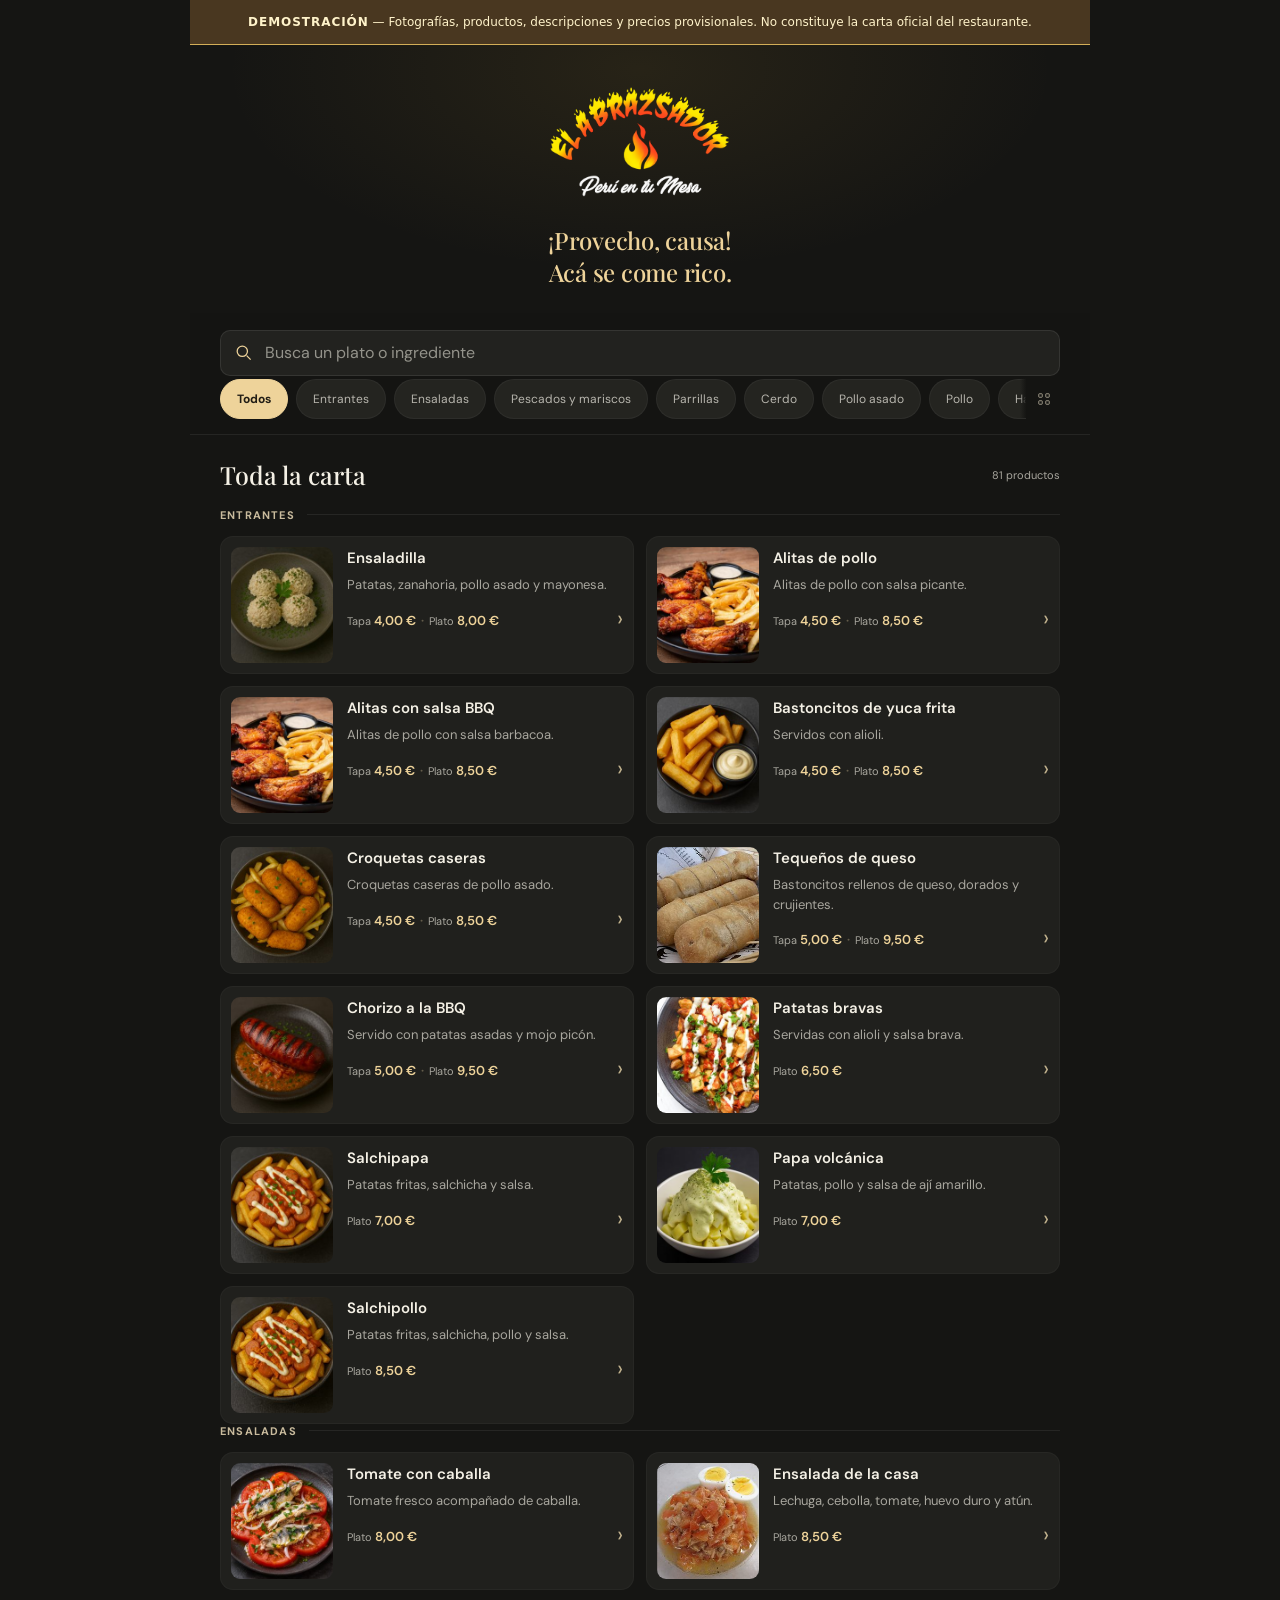
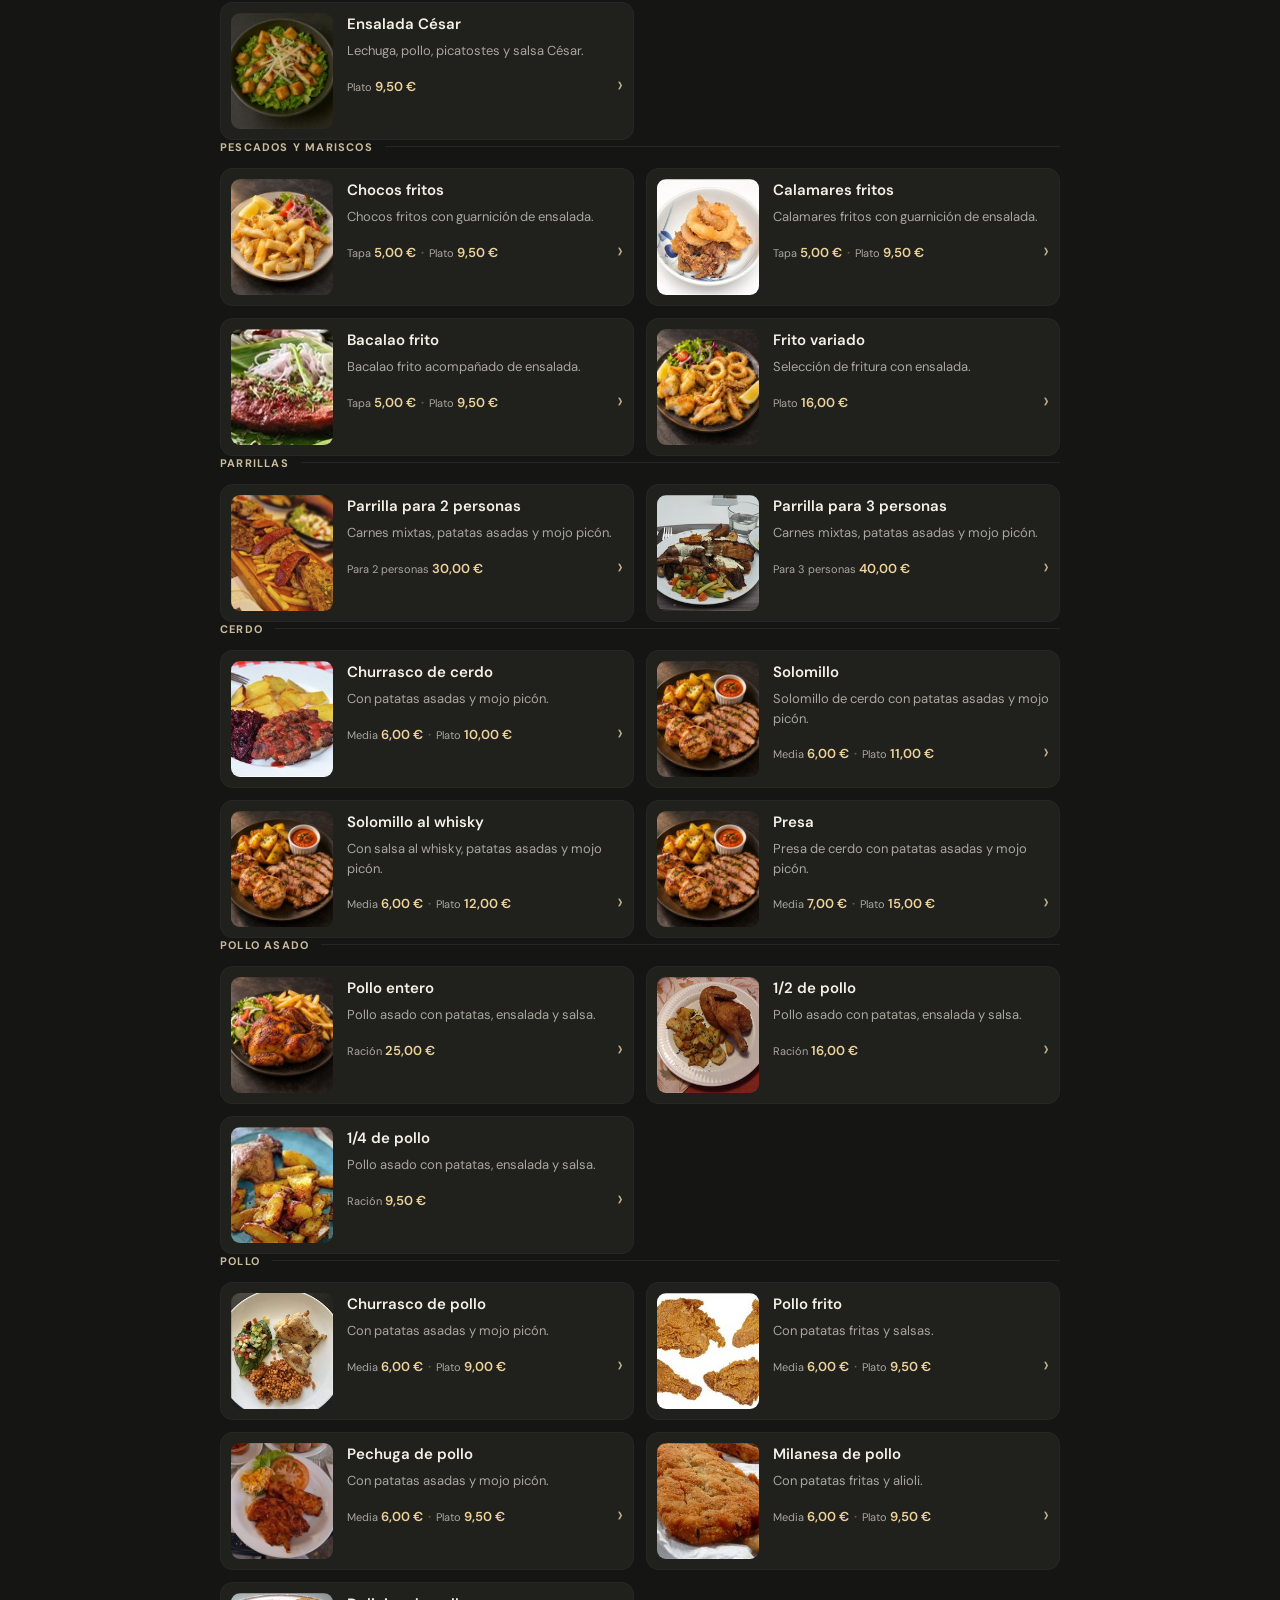
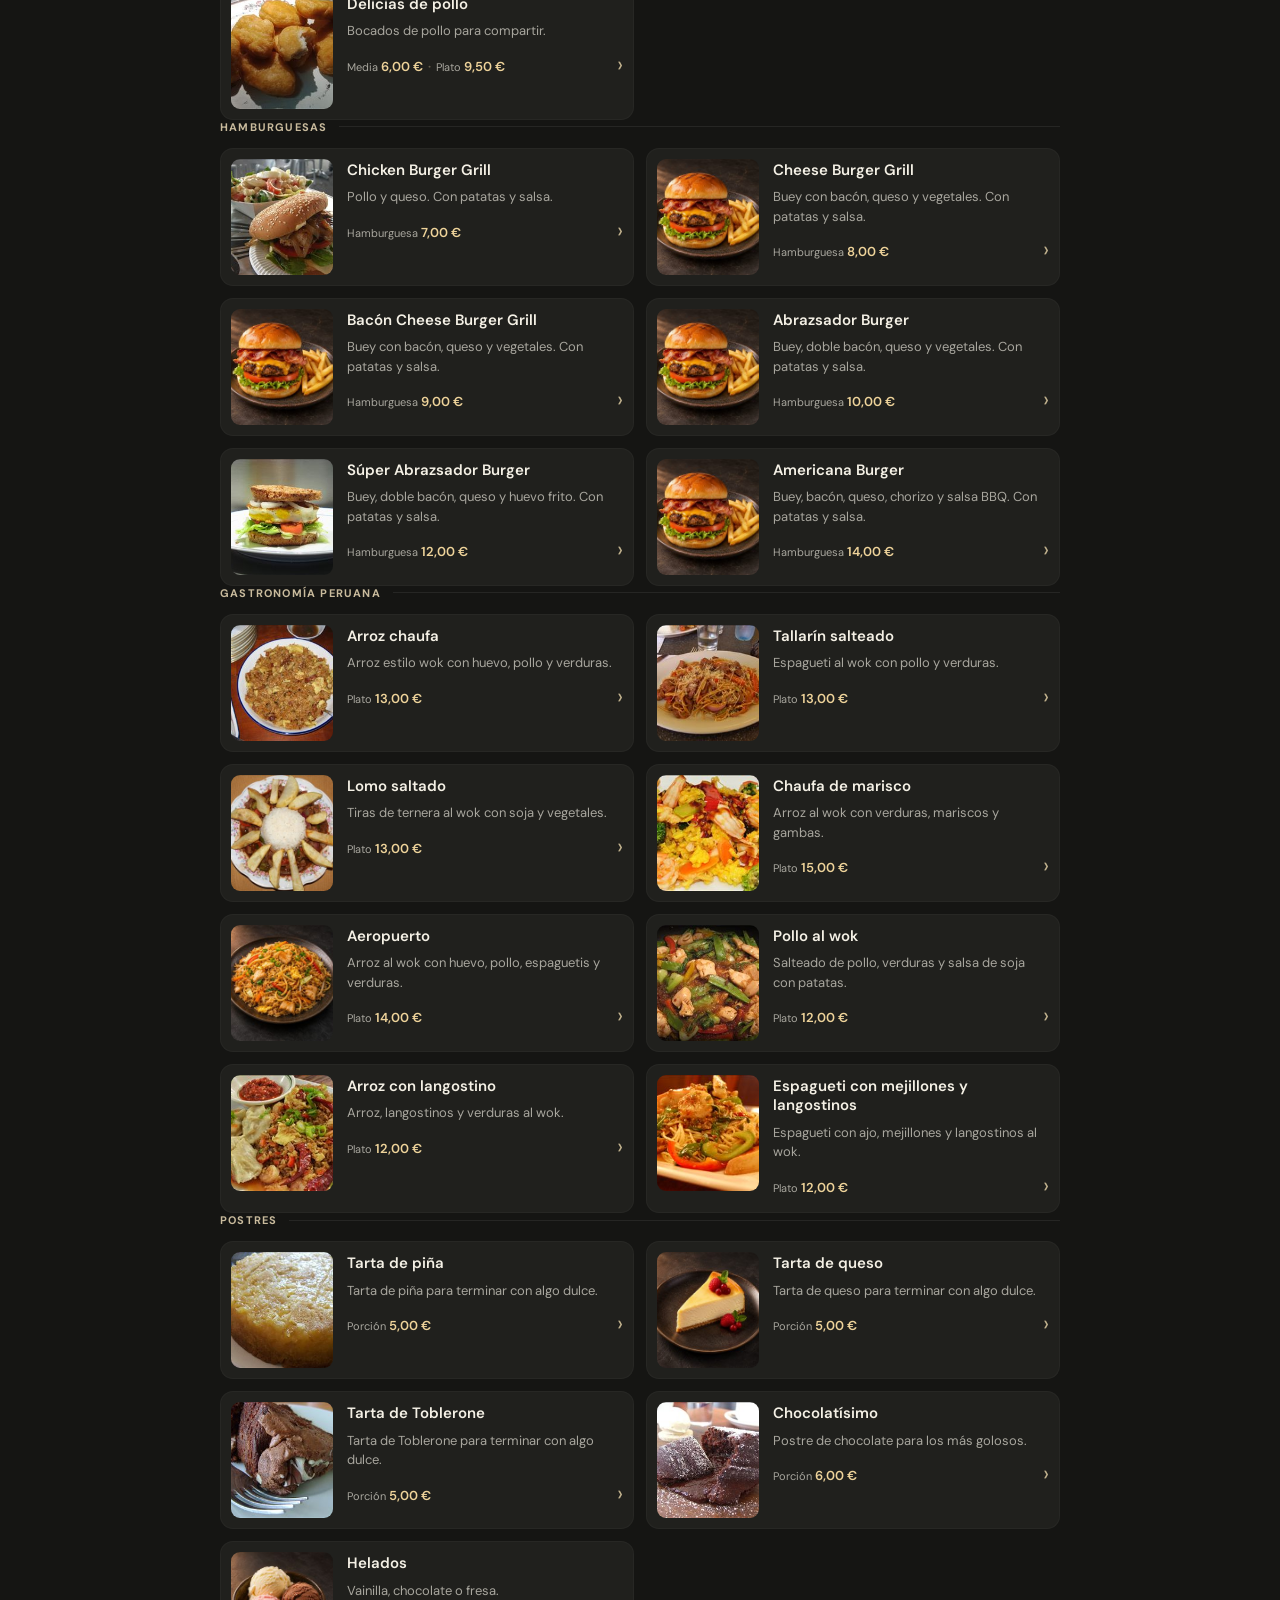
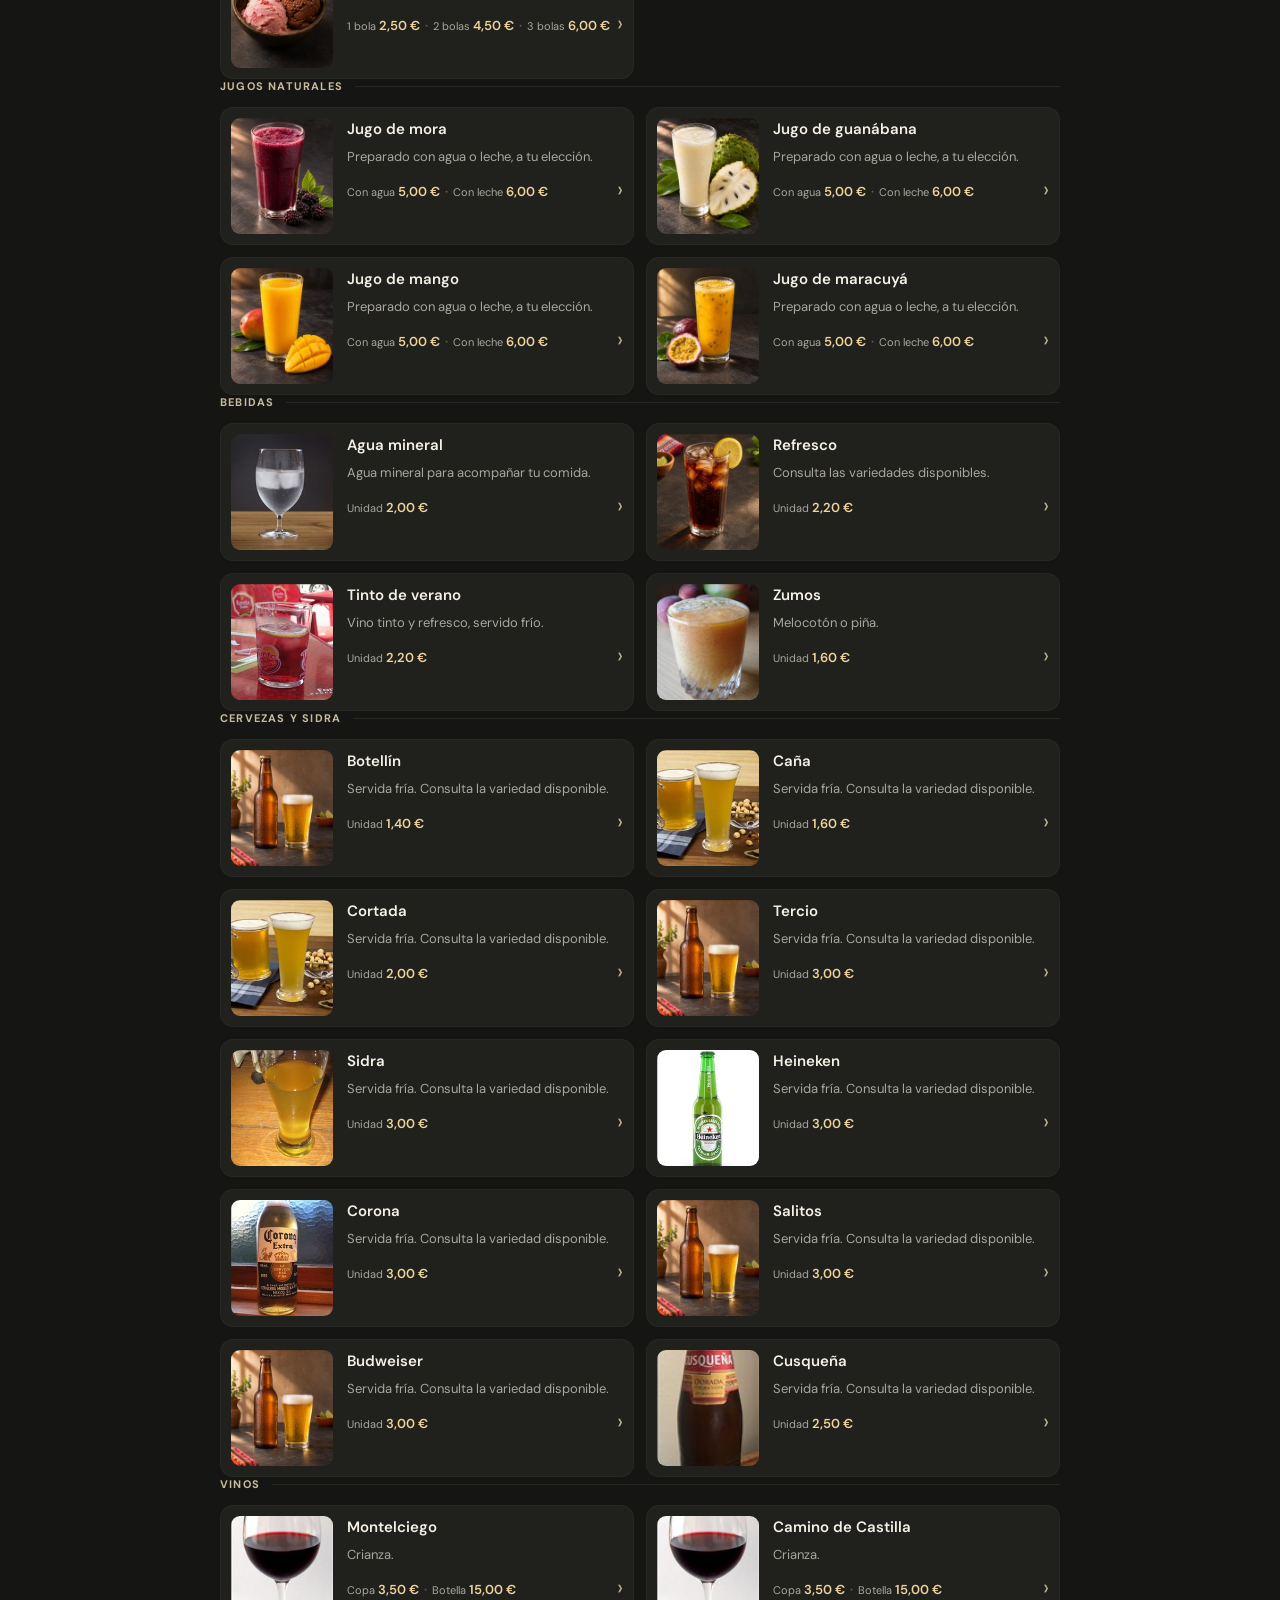
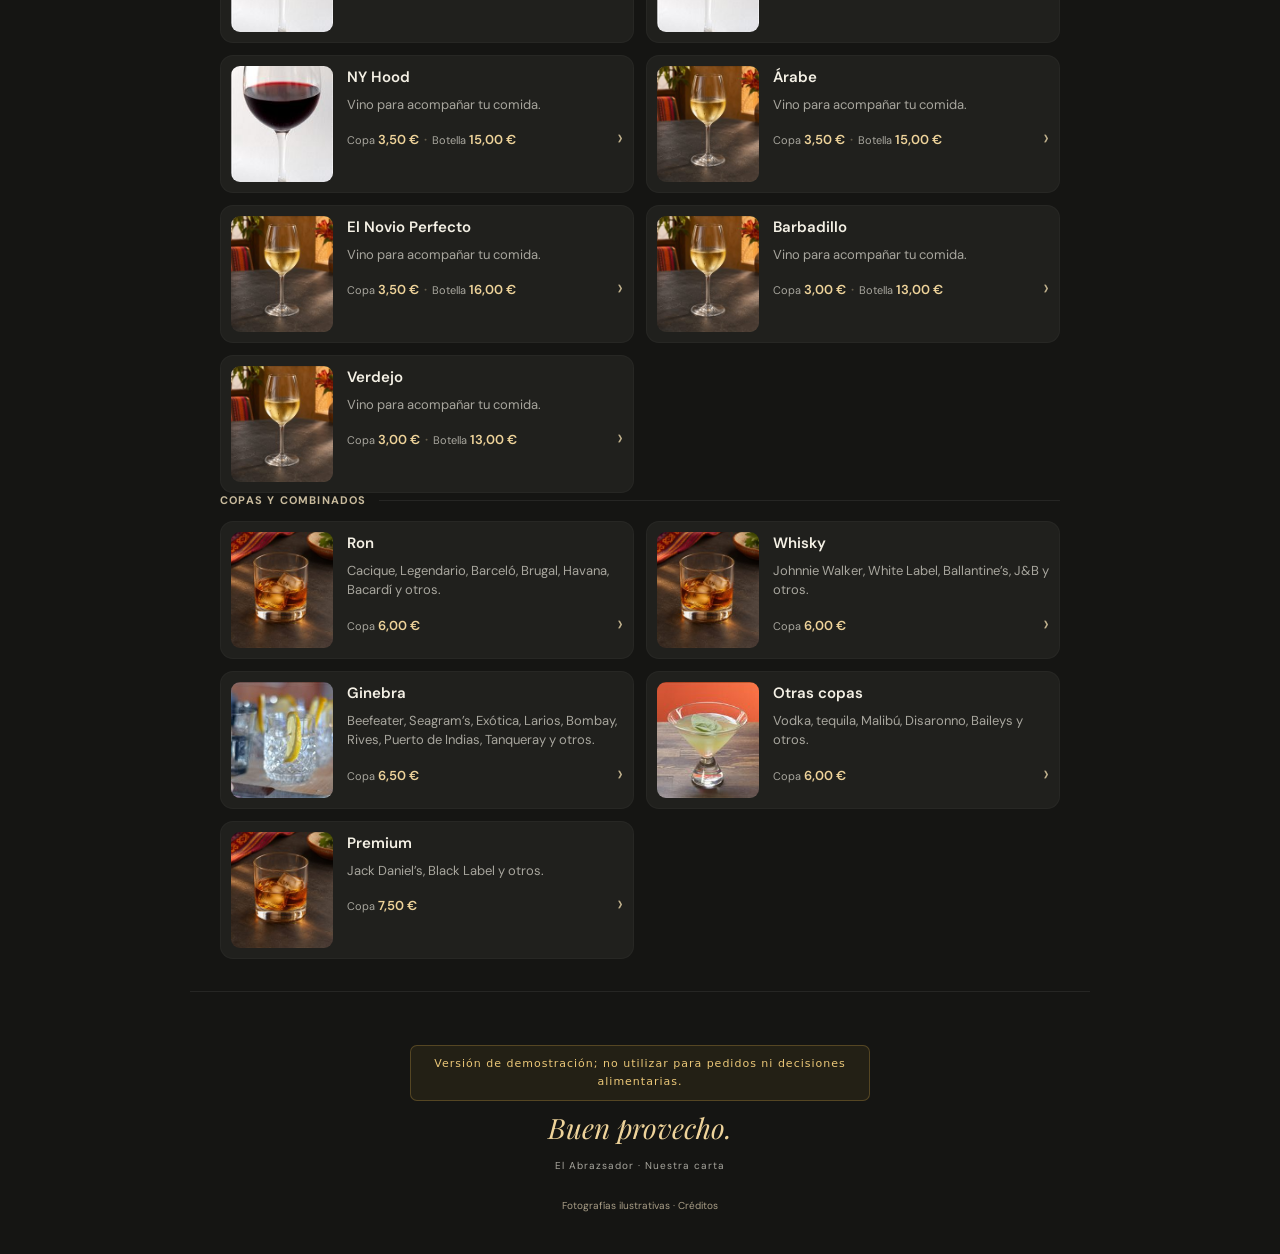
<file: index.html>
<!doctype html>
<html lang="es">
<head><meta charset="utf-8"><meta name="viewport" content="width=device-width,initial-scale=1"><meta name="theme-color" content="#151513"><title>DEMO · El Abrazsador — No es la carta oficial</title><meta name="robots" content="noindex, nofollow, noarchive"><link rel="stylesheet" href="style.css?v=21"></head>
<body><aside class="demo-banner" role="note"><strong>DEMOSTRACIÓN</strong> — Fotografías, productos, descripciones y precios provisionales. No constituye la carta oficial del restaurante.</aside>
  <div id="intro" aria-hidden="true"><canvas id="burn-canvas"></canvas></div>
  <header class="masthead"><img src="assets/logo.png" alt="El Abrazsador" class="brand"><p class="welcome-text">¡Provecho, causa!<br>Acá se come rico.</p></header>
  <div id="controls-anchor" aria-hidden="true"></div><div class="controls" id="controls"><form class="search-wrap" id="search-form" role="search"><svg viewBox="0 0 24 24" aria-hidden="true"><circle cx="10.5" cy="10.5" r="6.5"/><path d="m16 16 5 5"/></svg><label class="sr-only" for="search">Buscar en toda la carta</label><input type="search" id="search" placeholder="Busca un plato o ingrediente" autocomplete="off" enterkeyhint="search"><button type="button" id="clear-search" class="clear-search" aria-label="Borrar búsqueda" hidden>×</button><button type="submit" class="sr-only" tabindex="-1">Buscar</button></form><div class="tools-row" aria-hidden="true" style="display:none"><button id="filter-button" aria-pressed="false" disabled tabindex="-1" aria-hidden="true" aria-haspopup="dialog"><svg viewBox="0 0 24 24" aria-hidden="true"><path d="M4 7h16M4 17h16"/><circle cx="9" cy="7" r="3"/><circle cx="15" cy="17" r="3"/></svg>Filtrar por alérgenos</button></div><div class="categories-row"><nav id="categories" aria-label="Categorías de la carta"></nav><div class="nav-fade" aria-hidden="true"></div><button id="category-button" aria-haspopup="dialog" aria-expanded="false" aria-label="Ver todas las categorías" title="Ver categorías"><svg viewBox="0 0 24 24" aria-hidden="true"><rect x="3" y="3" width="6" height="6" rx="1"/><rect x="15" y="3" width="6" height="6" rx="1"/><rect x="3" y="15" width="6" height="6" rx="1"/><rect x="15" y="15" width="6" height="6" rx="1"/></svg></button></div><p id="search-scope" hidden>Buscando en toda la carta</p></div>
  <main id="main"><div class="results-header"><div><h2 id="result-title">Toda la carta</h2></div><span id="result-count" role="status" aria-live="polite"></span></div><div id="active-note" hidden><div><span class="active-filter-label">Evitar:</span><div id="active-filters"></div></div><button id="reset-filters">Limpiar filtros</button></div><div id="products"></div><section id="empty" hidden><span class="empty-symbol">⌕</span><h2 id="empty-title">No hemos encontrado ese antojo</h2><p id="empty-description">Prueba otro nombre o limpia los filtros.</p><button class="gold-button" id="empty-action">Ver toda la carta</button></section><p id="load-error" role="alert" hidden>No se ha podido cargar la carta. <button onclick="location.reload()">Volver a intentar</button></p></main>
  <footer><p class="demo-footer-note">Versión de demostración; no utilizar para pedidos ni decisiones alimentarias.</p><span class="footer-mark">Buen provecho.</span><p>El Abrazsador · Nuestra carta</p><a class="photo-credits" href="creditos.html">Fotografías ilustrativas · Créditos</a></footer>
  <dialog id="product-dialog" aria-labelledby="modal-title"><div class="product-panel"><button class="close-modal" aria-label="Cerrar detalle">×</button><img id="modal-image" alt=""><p class="photo-caption">Fotografía ilustrativa y provisional</p><p class="demo-modal-note">DEMOSTRACIÓN — Información y precios provisionales. Consultar datos oficiales en el restaurante.</p><div class="modal-body"><p class="eyebrow" id="modal-category"></p><h2 id="modal-title"></h2><p id="modal-description"></p><section id="ingredients-section" hidden><h3>Ingredientes</h3><p id="modal-ingredients"></p></section><div id="modal-prices"></div><div class="allergen-header"><h3>Alérgenos</h3></div><div id="modal-allergens"></div><details id="more-allergens"><summary aria-label="Mostrar más alérgenos">•••</summary><div id="extra-allergens"></div></details><p class="food-warning">Si tienes alguna alergia, consulta al personal antes de pedir.</p></div></div></dialog>
  <dialog id="category-dialog" aria-labelledby="category-title"><div class="filter-panel"><div class="filter-heading"><div><h2 id="category-title">Categorías</h2></div><button class="close-categories icon-button" aria-label="Cerrar categorías">×</button></div><div id="category-options"></div></div></dialog>
  <dialog id="filter-dialog" aria-labelledby="filter-title"><div class="filter-panel"><div class="filter-heading"><div><h2 id="filter-title">Filtrar por alérgenos</h2></div><button class="close-filter icon-button" aria-label="Cerrar filtros">×</button></div><p class="filter-description">Marca los alérgenos que quieres evitar.</p><div class="filter-options" id="filter-options"></div><p class="food-warning">Con filtros activos solo se muestran productos con información de alérgenos confirmada. Consulta al personal sobre posibles trazas.</p><div class="filter-actions"><button id="clear-draft" class="text-button">Limpiar</button><button id="apply-filters" class="gold-button">Aplicar filtros</button></div></div></dialog>
  <script type="module" src="app.js?v=21"></script><script src="drag-scroll.js"></script><script src="mobile-gestures.js?v=8"></script>
</body></html>
</file>
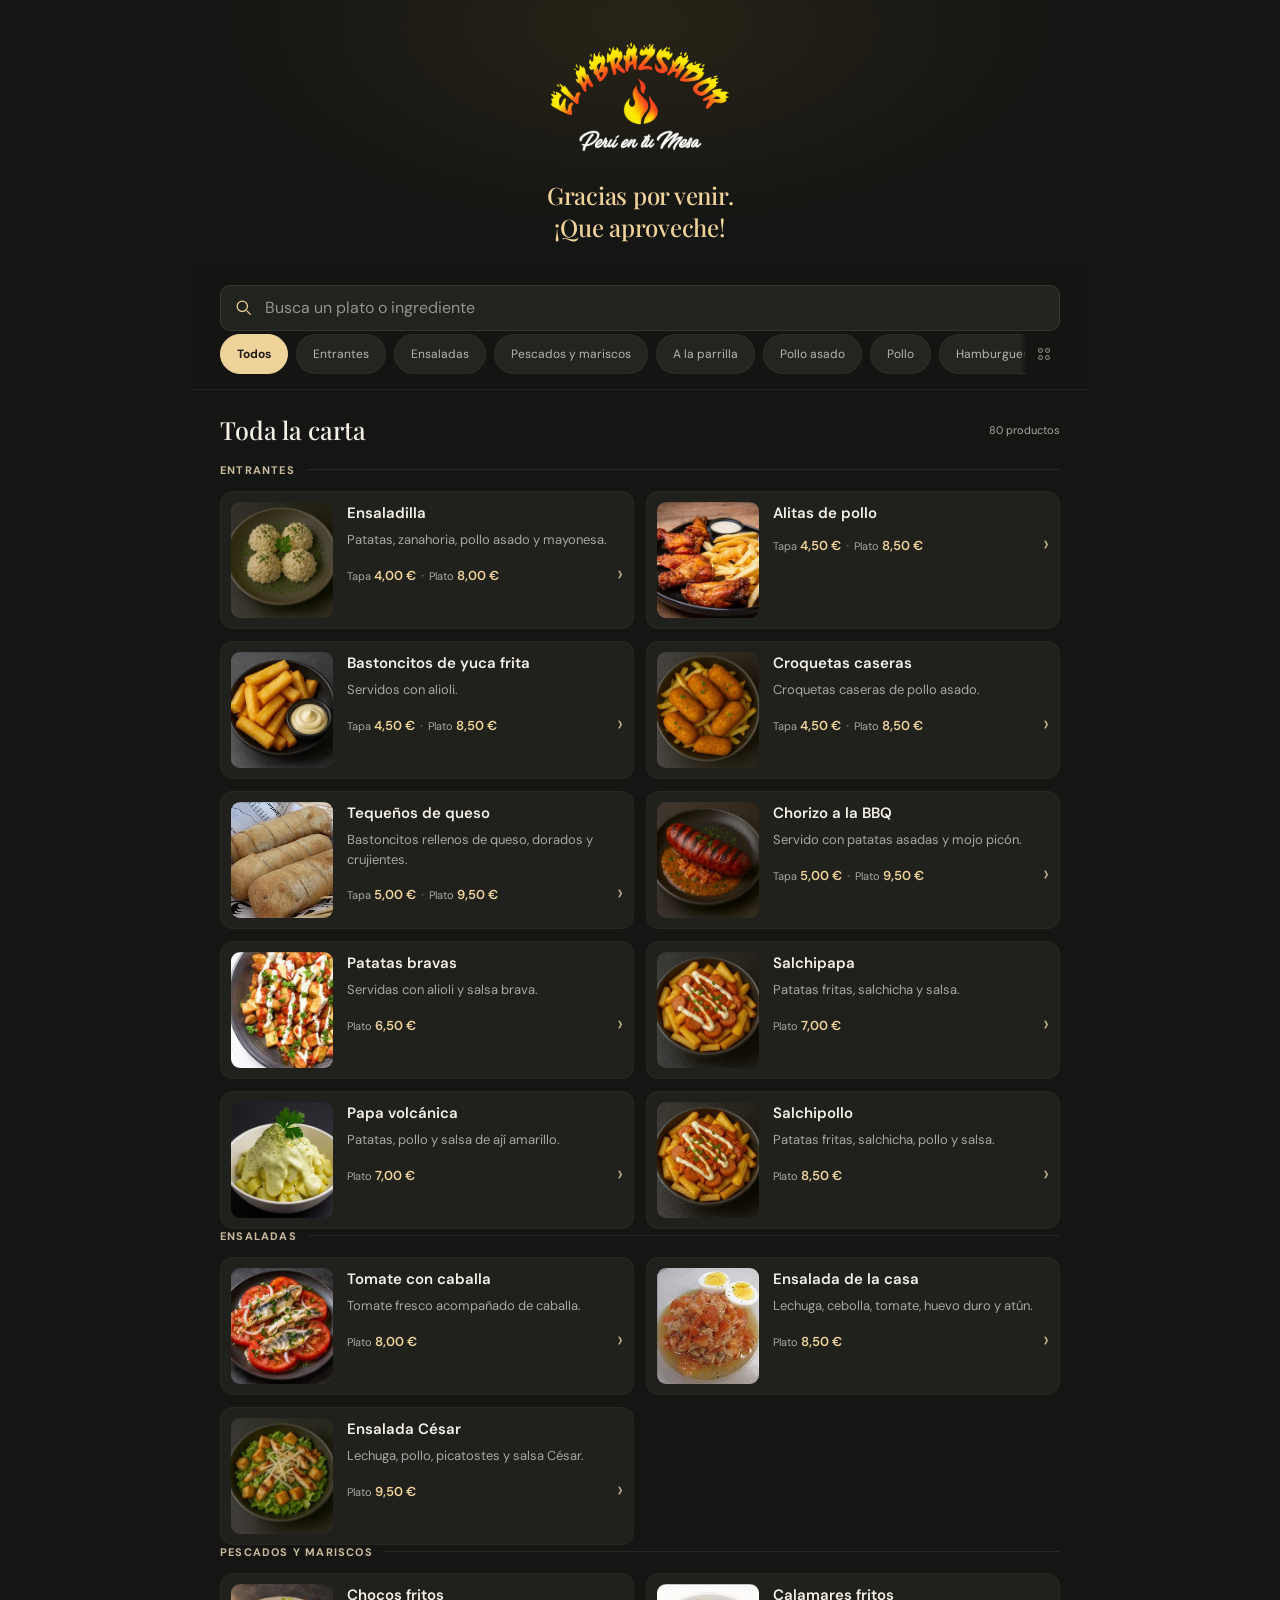
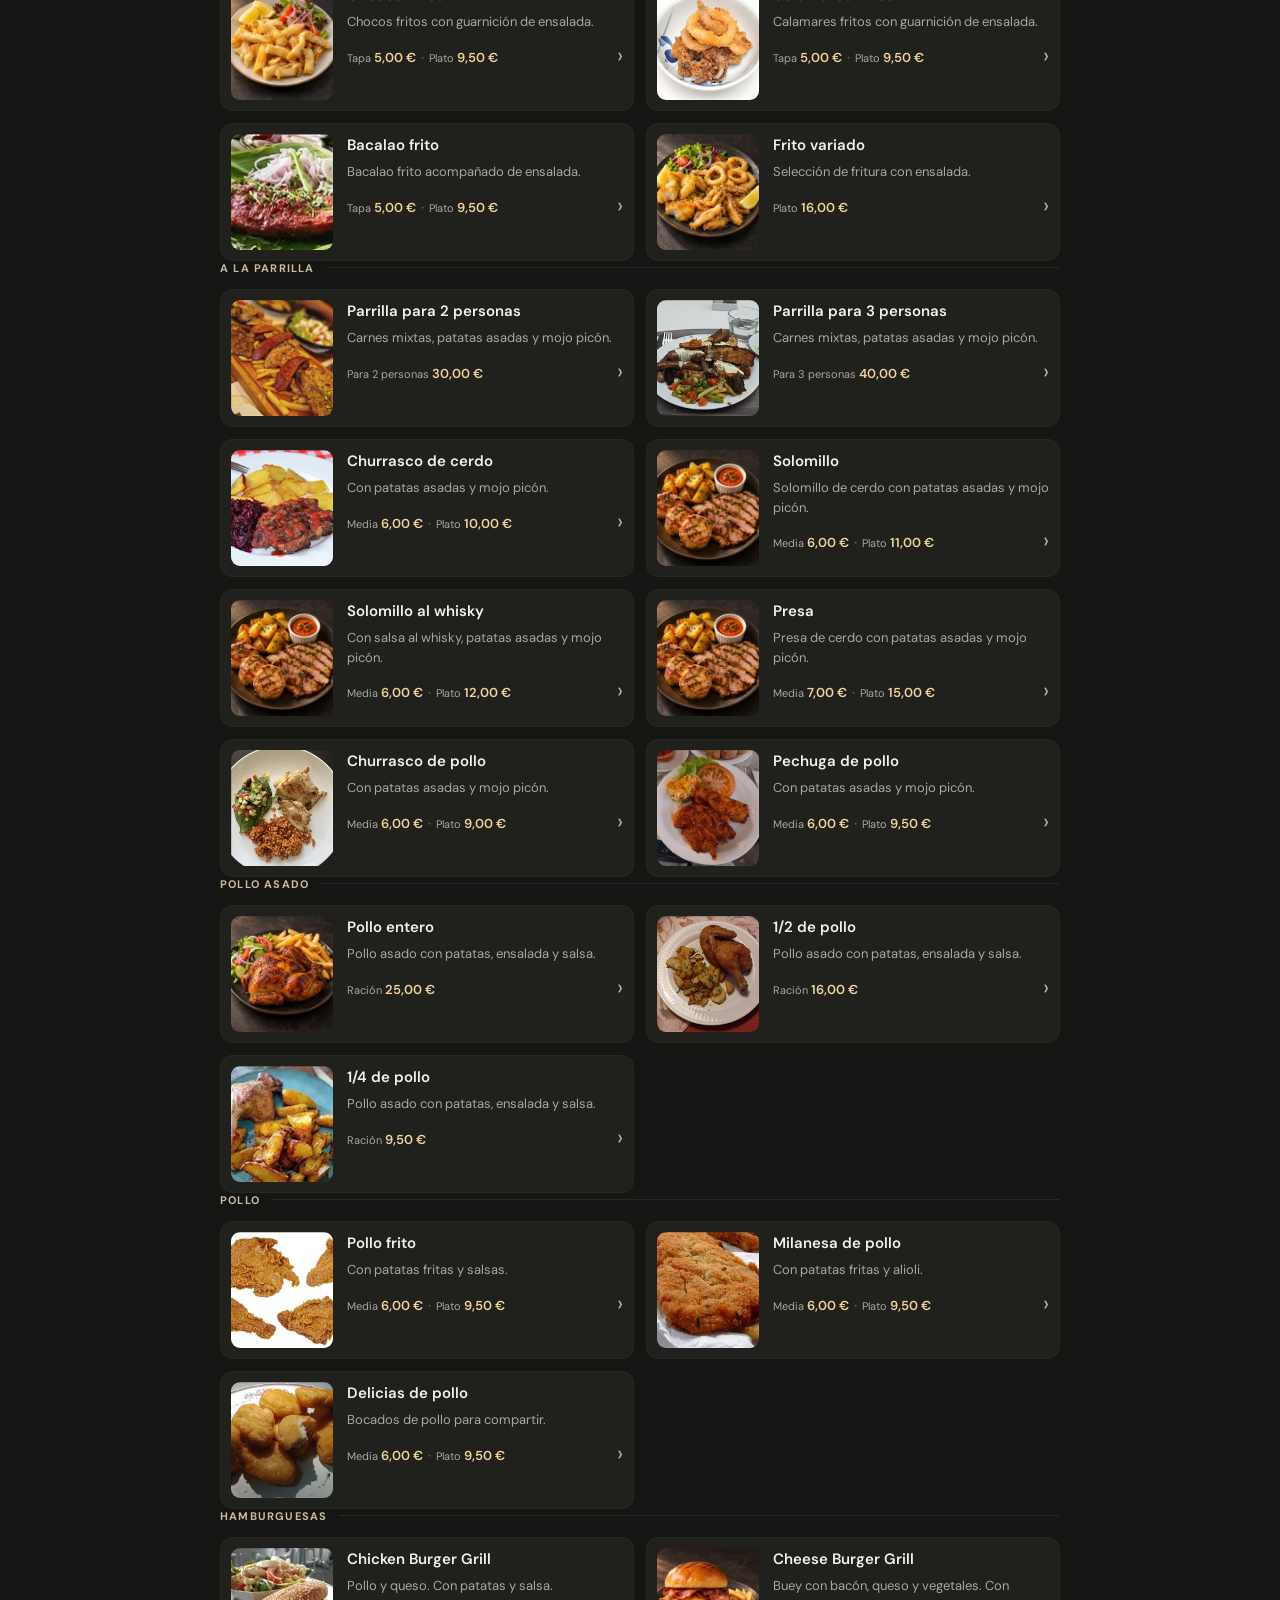
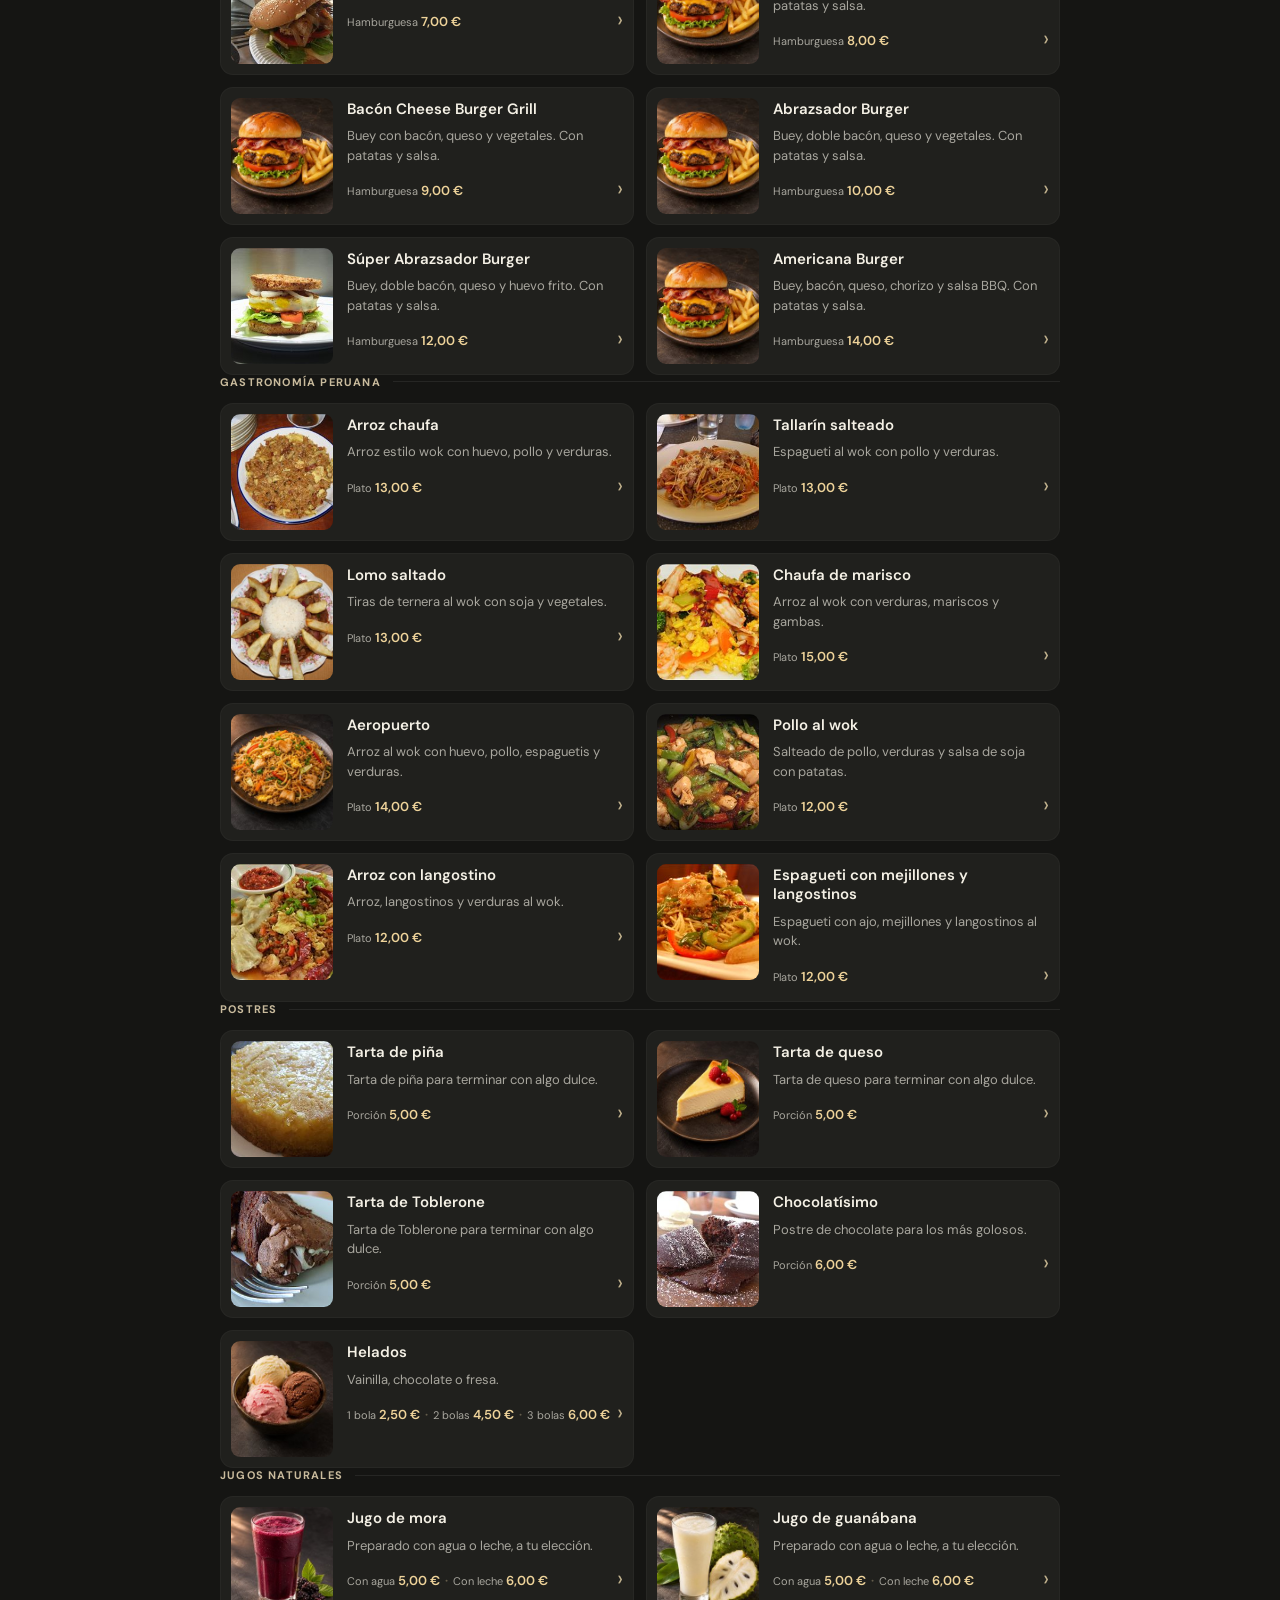
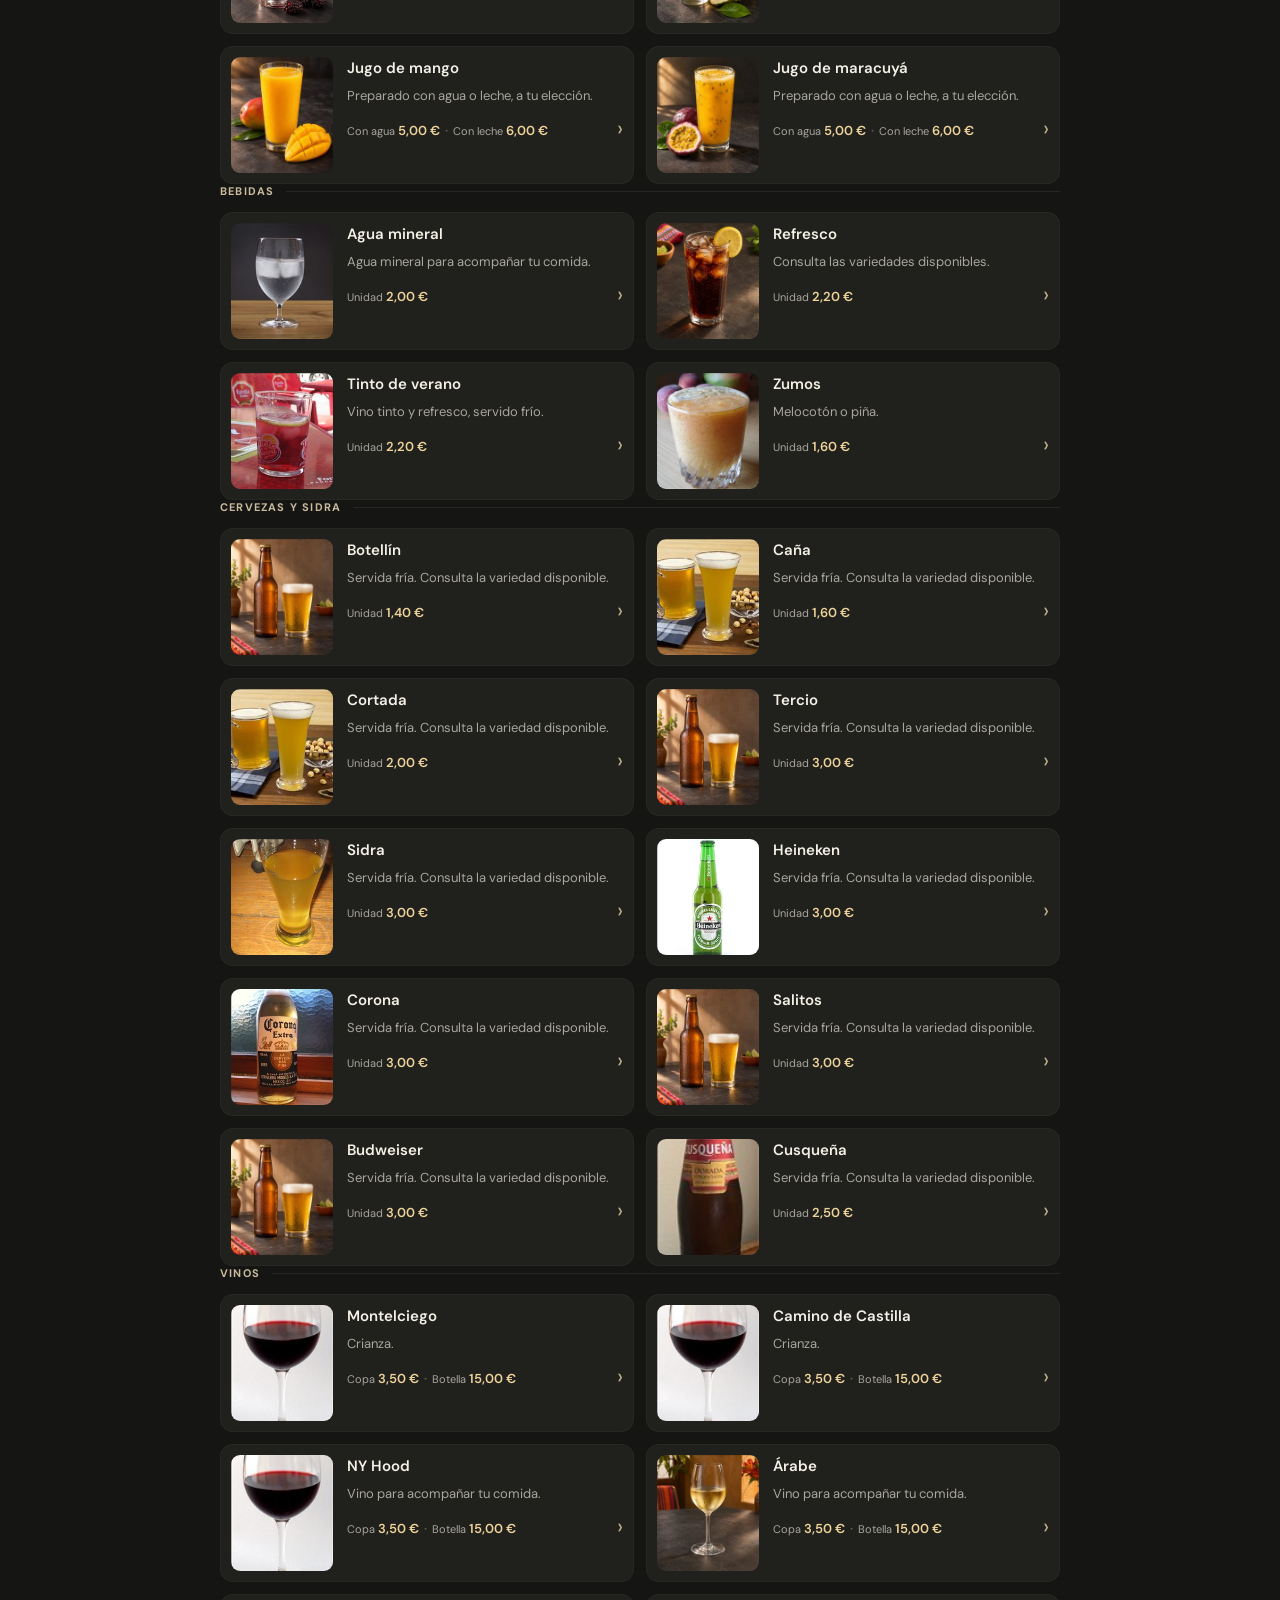
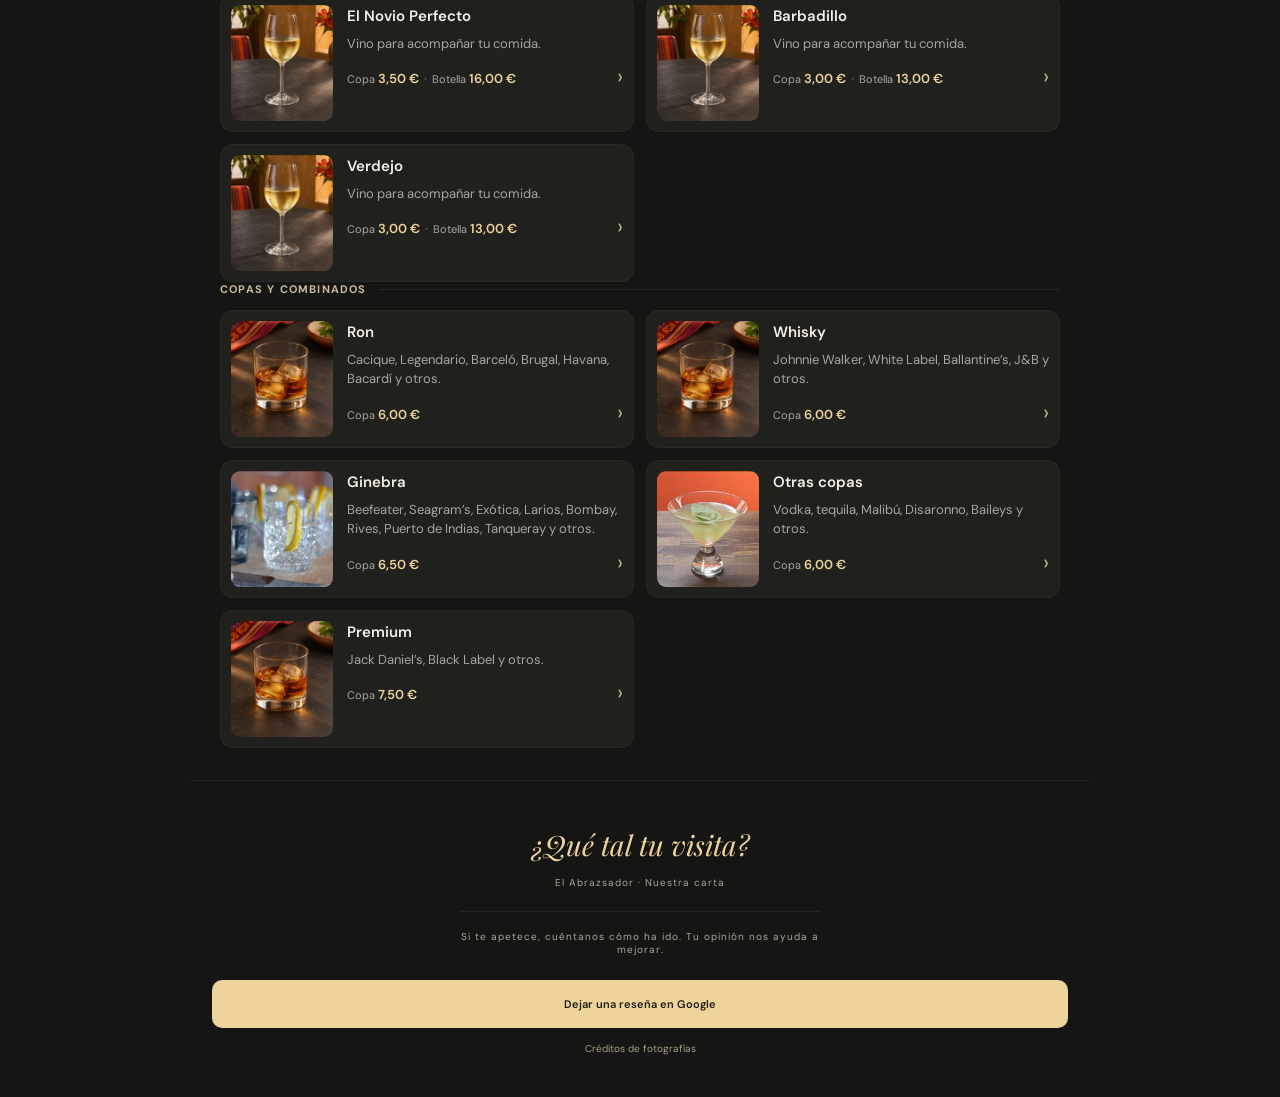
<file: demo/index.html>
<!doctype html>
<html lang="es">
<head><meta charset="utf-8"><meta name="viewport" content="width=device-width,initial-scale=1"><meta name="theme-color" content="#151513"><title>El Abrazador · Nuestra carta</title><meta name="robots" content="noindex, nofollow, noarchive"><style>
#intro{position:fixed;inset:0;z-index:100;pointer-events:auto}
#intro:not([data-animating])::before{content:"";position:absolute;inset:0;z-index:1;background:#0c0b09 url("assets/logo.png") center / 80vw auto no-repeat}
</style><link rel="preload" as="image" href="assets/logo.png"><link rel="stylesheet" href="style.css?v=co003-parrilla">
<noscript><style>#intro{display:none}</style></noscript></head>
<body>
  <div id="intro" aria-hidden="true"><canvas id="burn-canvas"></canvas></div>
  <header class="masthead"><img src="assets/logo.png" alt="El Abrazsador" class="brand"><p class="welcome-text">Gracias por venir.<br>¡Que aproveche!</p></header>
  <div id="controls-anchor" aria-hidden="true"></div><div class="controls" id="controls"><form class="search-wrap" id="search-form" role="search"><svg viewBox="0 0 24 24" aria-hidden="true"><circle cx="10.5" cy="10.5" r="6.5"/><path d="m16 16 5 5"/></svg><label class="sr-only" for="search">Buscar en toda la carta</label><input type="search" id="search" placeholder="Busca un plato o ingrediente" autocomplete="off" enterkeyhint="search"><button type="button" id="clear-search" class="clear-search" aria-label="Borrar búsqueda" hidden>×</button><button type="submit" class="sr-only" tabindex="-1">Buscar</button></form><div class="tools-row" aria-hidden="true" style="display:none"><button id="filter-button" aria-pressed="false" disabled tabindex="-1" aria-hidden="true" aria-haspopup="dialog"><svg viewBox="0 0 24 24" aria-hidden="true"><path d="M4 7h16M4 17h16"/><circle cx="9" cy="7" r="3"/><circle cx="15" cy="17" r="3"/></svg>Filtrar por alérgenos</button></div><div class="categories-row"><nav id="categories" aria-label="Categorías de la carta"></nav><div class="nav-fade" aria-hidden="true"></div><button id="category-button" aria-haspopup="dialog" aria-expanded="false" aria-label="Ver todas las categorías" title="Ver categorías"><svg viewBox="0 0 24 24" aria-hidden="true"><rect x="3" y="3" width="6" height="6" rx="1"/><rect x="15" y="3" width="6" height="6" rx="1"/><rect x="3" y="15" width="6" height="6" rx="1"/><rect x="15" y="15" width="6" height="6" rx="1"/></svg></button></div><p id="search-scope" hidden>Buscando en toda la carta</p></div>
  <main id="main"><div class="results-header"><div><h2 id="result-title">Toda la carta</h2></div><span id="result-count" role="status" aria-live="polite"></span></div><div id="active-note" hidden><div><span class="active-filter-label">Evitar:</span><div id="active-filters"></div></div><button id="reset-filters">Limpiar filtros</button></div><div id="products"></div><section id="empty" hidden><span class="empty-symbol">⌕</span><h2 id="empty-title">No hemos encontrado ese antojo</h2><p id="empty-description">Prueba otro nombre o limpia los filtros.</p><button class="gold-button" id="empty-action">Ver toda la carta</button></section><p id="load-error" role="alert" hidden>No se ha podido cargar la carta. <button onclick="location.reload()">Volver a intentar</button></p></main>
  <footer><span class="footer-mark">¿Qué tal tu visita?</span><p>El Abrazsador · Nuestra carta</p><p class="review-invitation">Si te apetece, cuéntanos cómo ha ido. Tu opinión nos ayuda a mejorar.</p><a class="review-button" href="https://search.google.com/local/writereview?placeid=ChIJJflymypvEg0RVghIVzWeLns" target="_blank" rel="noopener noreferrer">Dejar una reseña en Google</a><a class="photo-credits" href="creditos.html">Créditos de fotografías</a></footer>
  <dialog id="product-dialog" aria-labelledby="modal-title"><div class="product-panel"><button class="close-modal" aria-label="Cerrar detalle">×</button><div id="modal-photo"><img id="modal-image" alt="" hidden></div><div id="product-variants" role="group" aria-label="Opciones de preparación" hidden></div><div class="modal-body"><p class="eyebrow" id="modal-category"></p><h2 id="modal-title"></h2><p id="modal-description"></p><section id="ingredients-section" hidden><h3>Ingredientes</h3><p id="modal-ingredients"></p></section><div id="modal-prices"></div><section id="drink-info" hidden><h3>Presentación</h3><p id="drink-serving"></p></section><section id="product-allergen-info" hidden><div class="allergen-header"><h3>Alérgenos</h3></div><p id="allergen-example-note">Ejemplos simulados para pruebas. No usar para decidir sobre alergias.</p><div id="modal-allergens"></div><details id="more-allergens"><summary aria-label="Mostrar más alérgenos">•••</summary><div id="extra-allergens"></div></details></section></div></div></dialog>
  <dialog id="category-dialog" aria-labelledby="category-title"><div class="filter-panel"><div class="filter-heading"><div><h2 id="category-title">Categorías</h2></div><button class="close-categories icon-button" aria-label="Cerrar categorías">×</button></div><div id="category-options"></div></div></dialog>
  <dialog id="filter-dialog" aria-labelledby="filter-title"><div class="filter-panel"><div class="filter-heading"><div><h2 id="filter-title">Filtrar por alérgenos</h2></div><button class="close-filter icon-button" aria-label="Cerrar filtros">×</button></div><p class="filter-description">Marca los alérgenos que quieres evitar.</p><div class="filter-options" id="filter-options"></div><p class="food-warning">Con filtros activos solo se muestran productos con información de alérgenos confirmada. Consulta al personal sobre posibles trazas.</p><div class="filter-actions"><button id="clear-draft" class="text-button">Limpiar</button><button id="apply-filters" class="gold-button">Aplicar filtros</button></div></div></dialog>
  <script type="module" src="app.js?v=co003-parrilla" onerror="document.getElementById('intro')?.remove();document.getElementById('load-error').hidden=false"></script><script src="drag-scroll.js"></script><script src="mobile-gestures.js?v=8"></script>
</body></html>
</file>
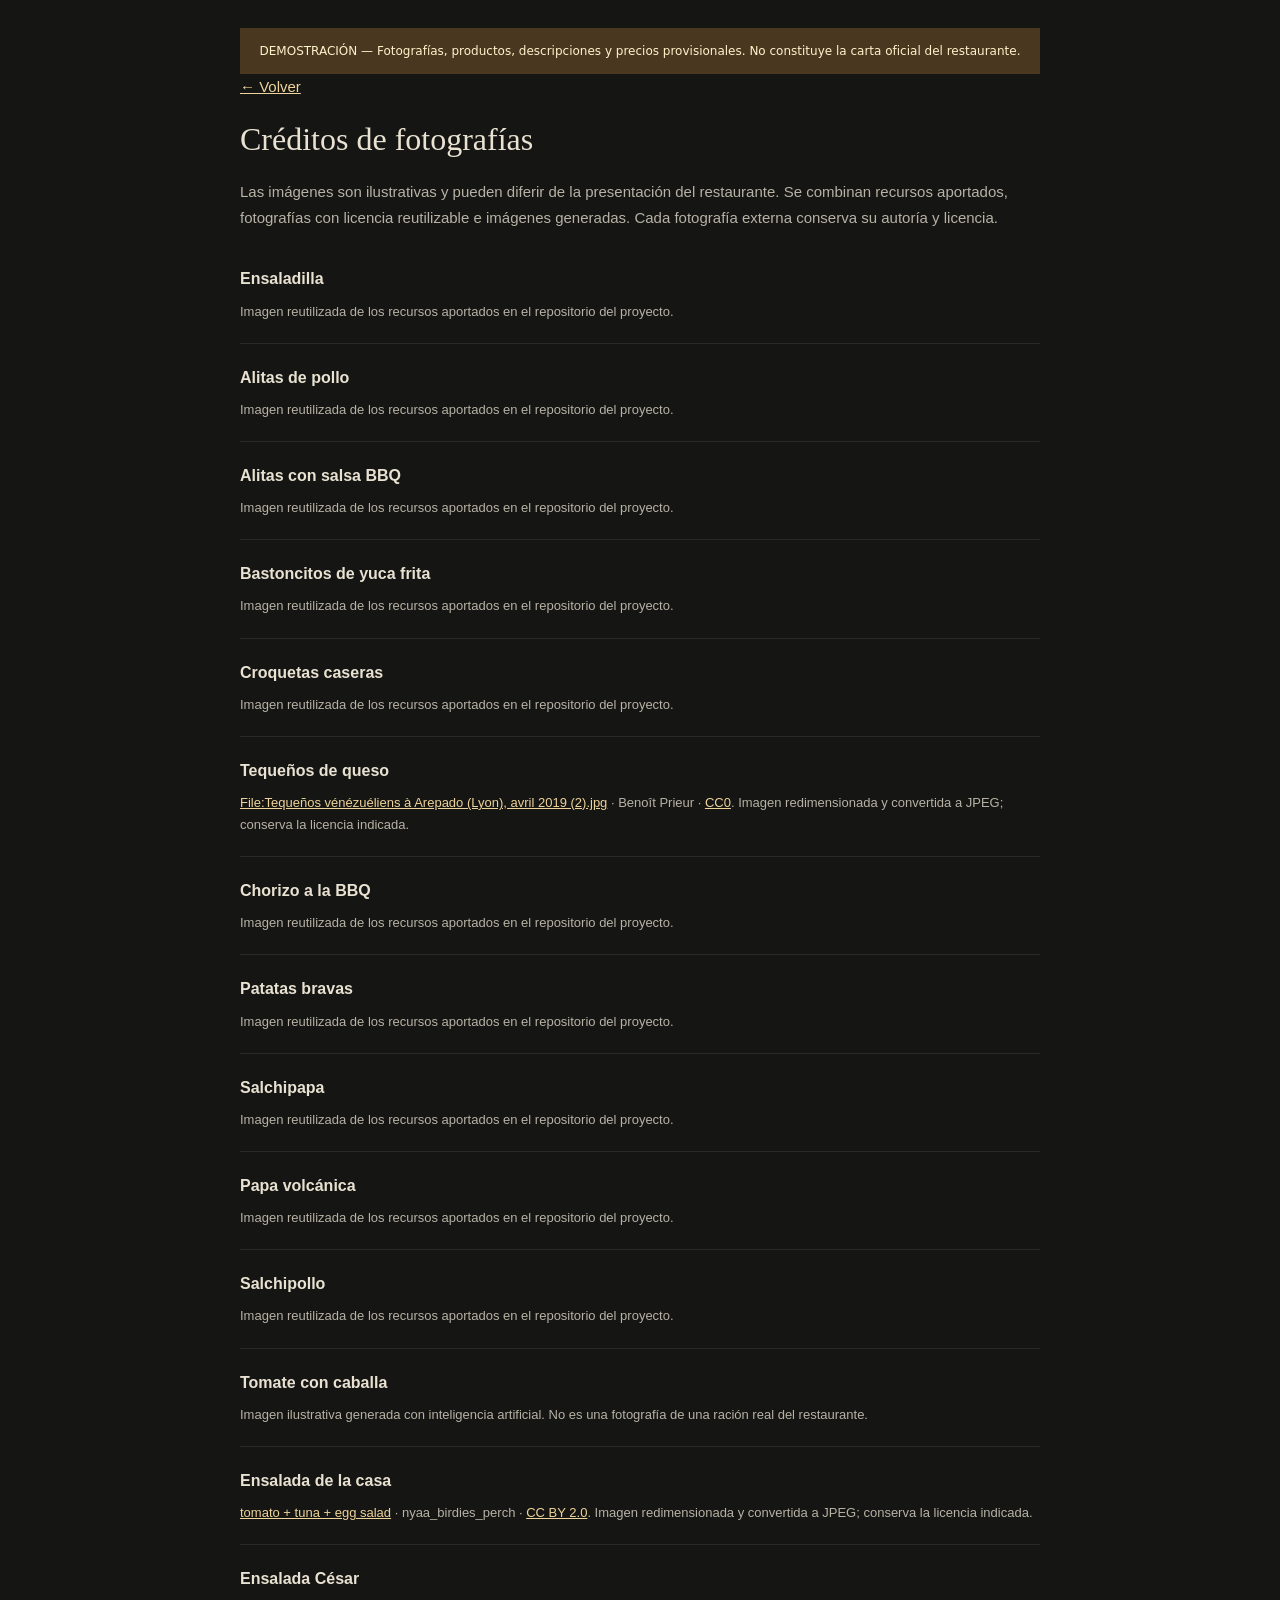
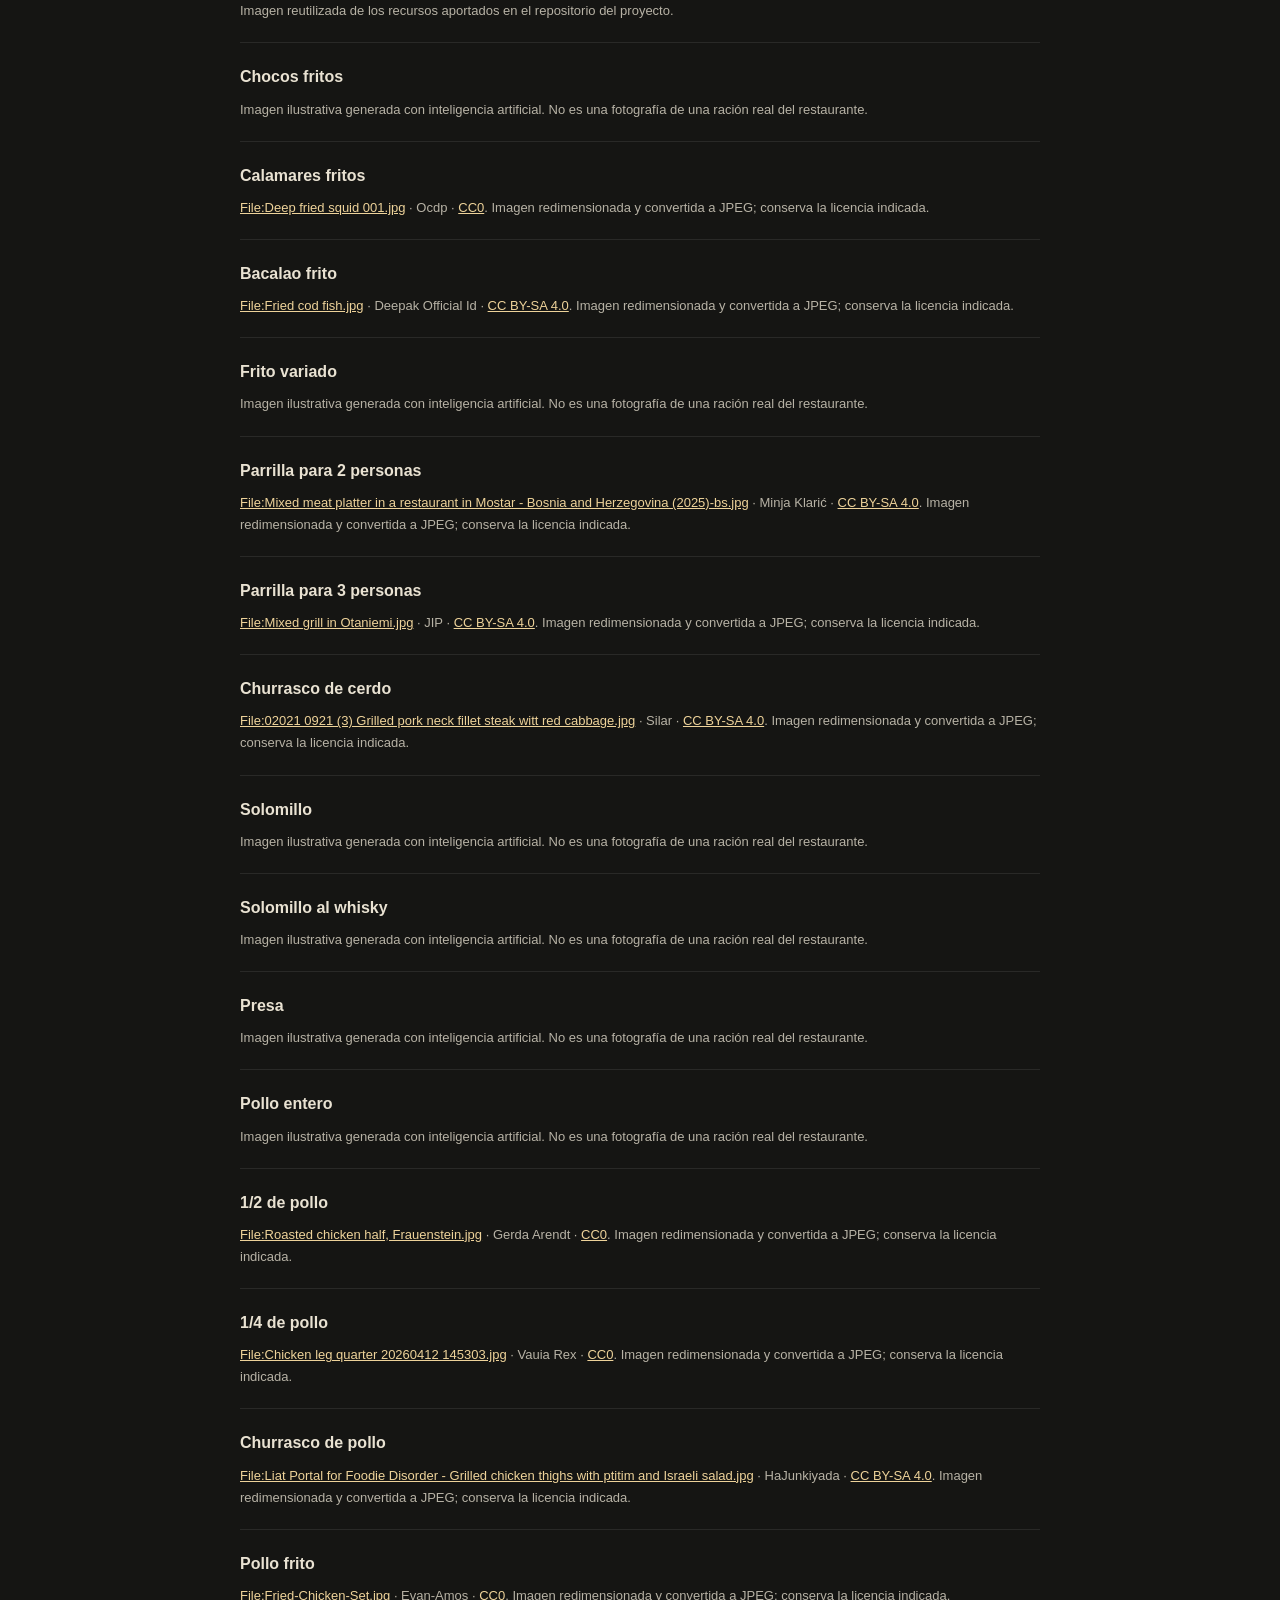
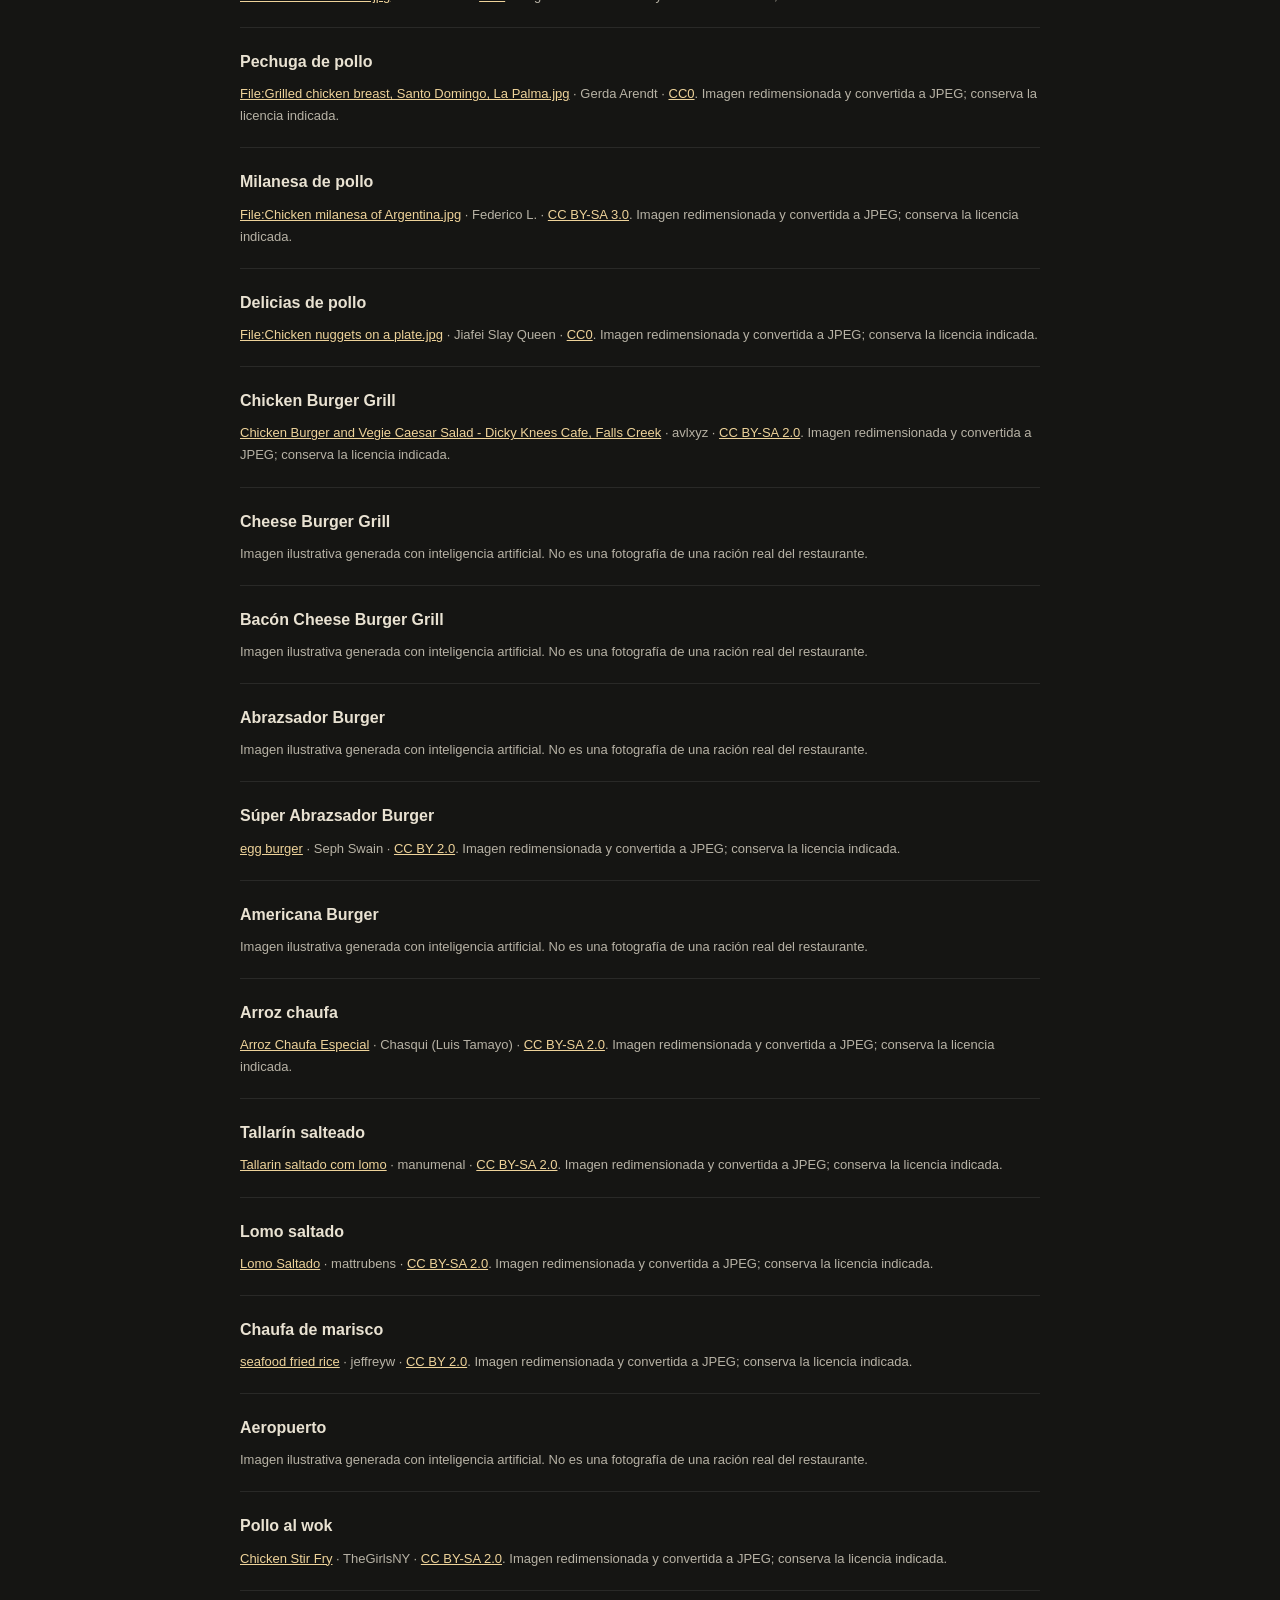
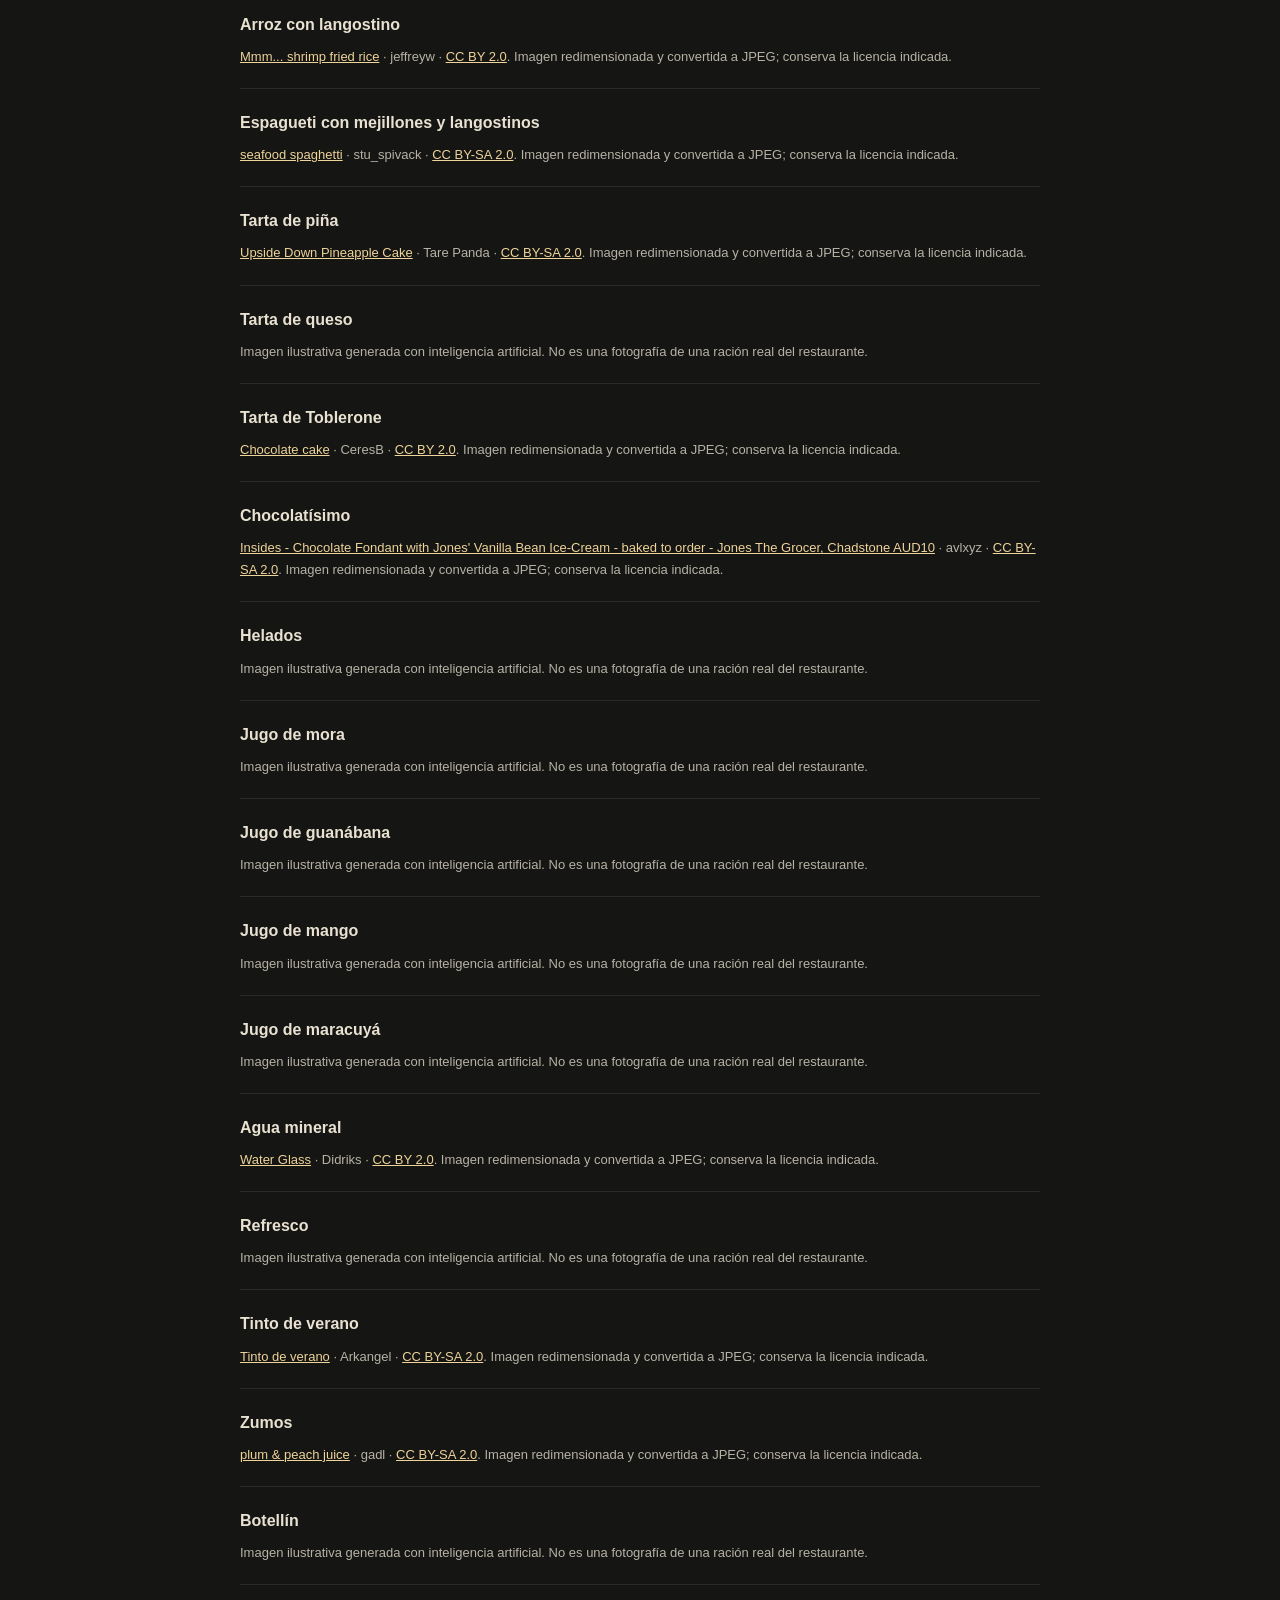
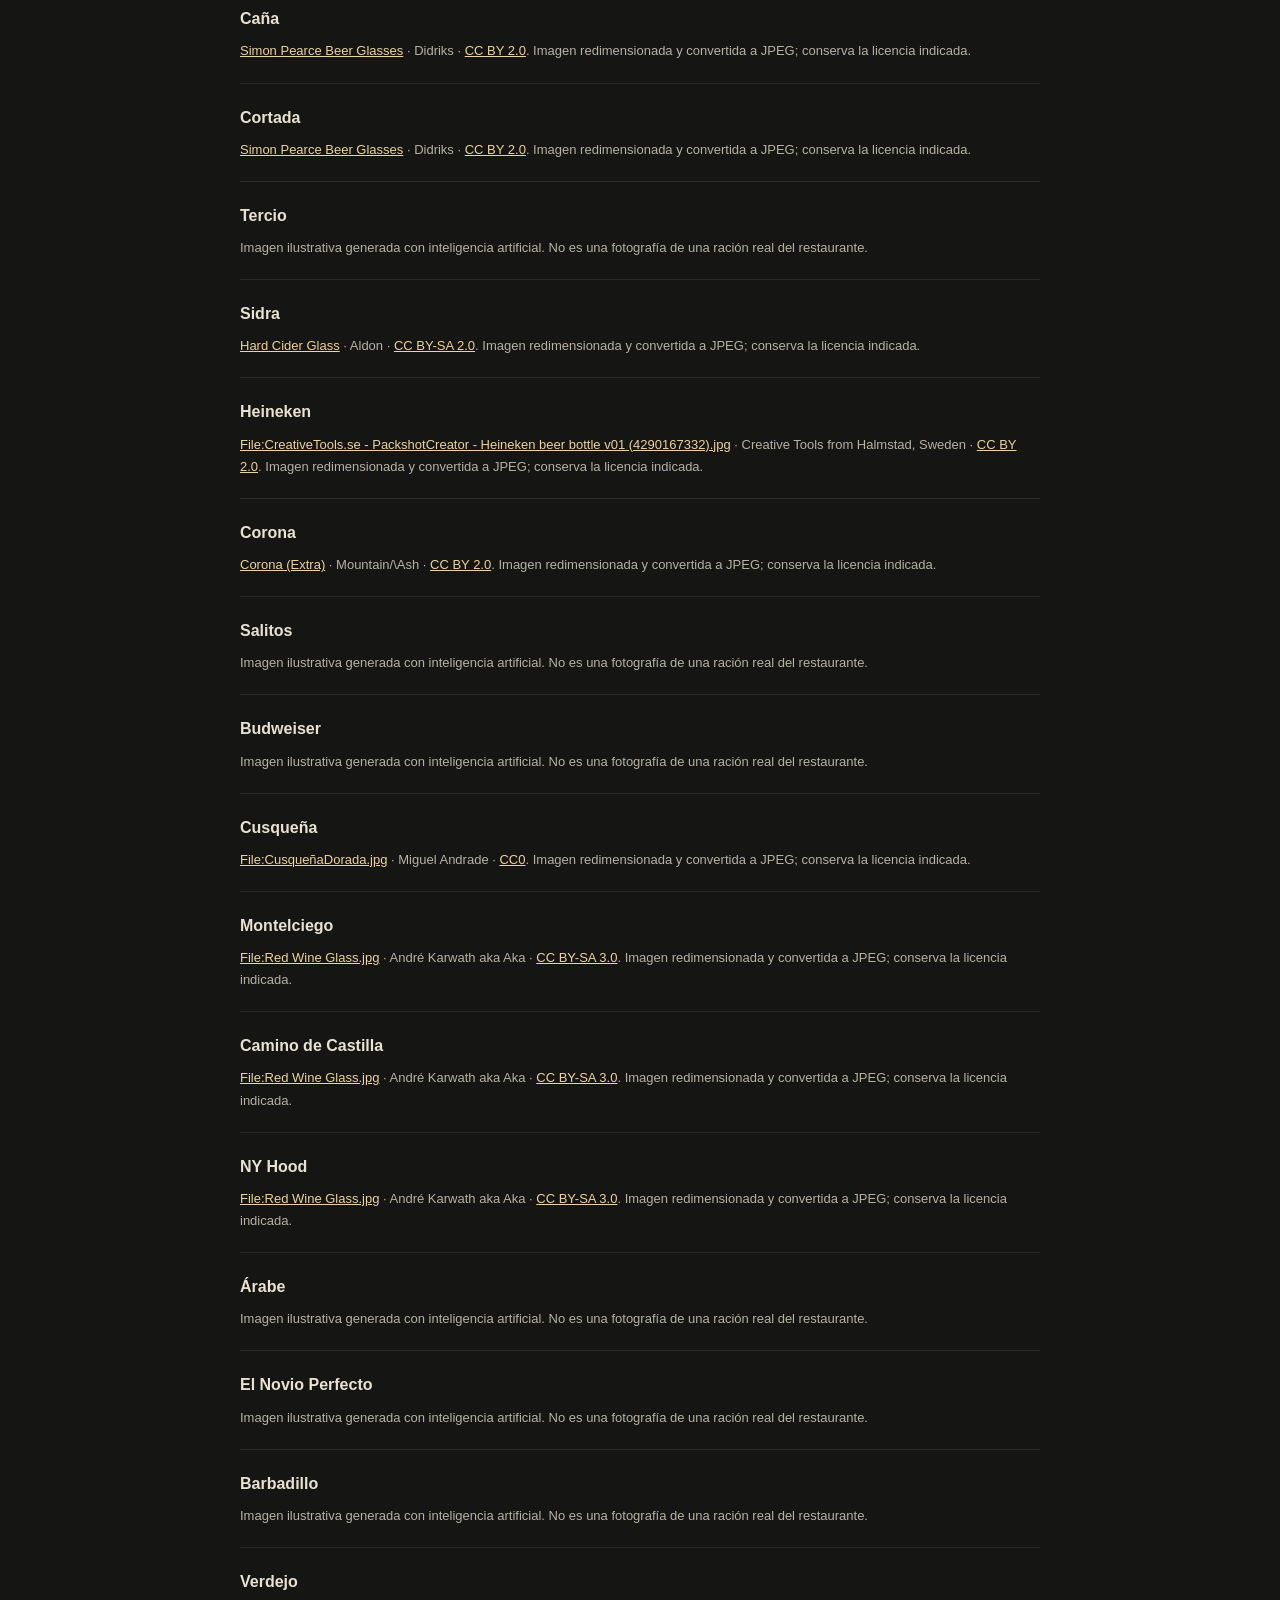
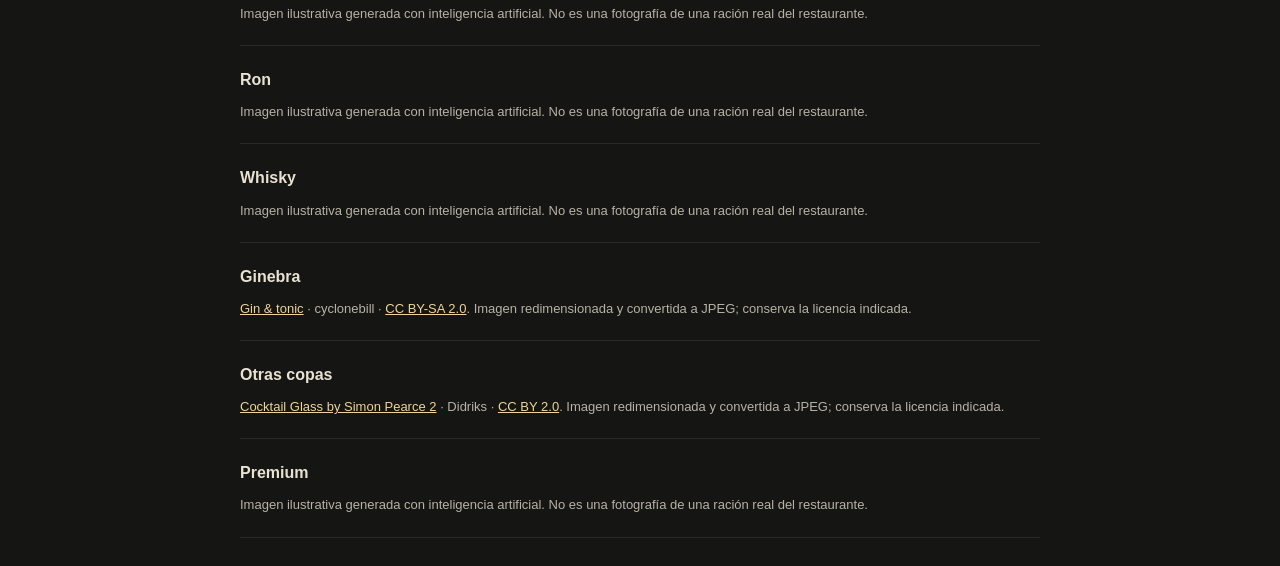
<file: creditos.html>
<!doctype html><html lang="es"><head><meta name="robots" content="noindex, nofollow, noarchive"><meta charset="utf-8"><meta name="viewport" content="width=device-width,initial-scale=1"><title>Créditos de fotografías · El Abrazsador</title><style>body{background:#151513;color:#e9e2d2;font:15px/1.7 Arial,sans-serif;max-width:800px;margin:0 auto;padding:28px 22px}a{color:#eed39a}h1{font:32px Georgia,serif}h2{font-size:16px;margin:0 0 8px}article{padding:20px 0;border-bottom:1px solid #ffffff16}article p{margin:0;color:#b7b2a5;font-size:13px}.intro{color:#b7b2a5}</style></head><body><aside style="background:#493720;color:#fff3ca;padding:14px;text-align:center;font:500 12px/1.5 system-ui,sans-serif">DEMOSTRACIÓN — Fotografías, productos, descripciones y precios provisionales. No constituye la carta oficial del restaurante.</aside><a href="javascript:history.back()">← Volver</a><h1>Créditos de fotografías</h1><p class="intro">Las imágenes son ilustrativas y pueden diferir de la presentación del restaurante. Se combinan recursos aportados, fotografías con licencia reutilizable e imágenes generadas. Cada fotografía externa conserva su autoría y licencia.</p><article><h2>Ensaladilla</h2><p>Imagen reutilizada de los recursos aportados en el repositorio del proyecto.</p></article><article><h2>Alitas de pollo</h2><p>Imagen reutilizada de los recursos aportados en el repositorio del proyecto.</p></article><article><h2>Alitas con salsa BBQ</h2><p>Imagen reutilizada de los recursos aportados en el repositorio del proyecto.</p></article><article><h2>Bastoncitos de yuca frita</h2><p>Imagen reutilizada de los recursos aportados en el repositorio del proyecto.</p></article><article><h2>Croquetas caseras</h2><p>Imagen reutilizada de los recursos aportados en el repositorio del proyecto.</p></article><article><h2>Tequeños de queso</h2><p><a href="https://commons.wikimedia.org/wiki/File:Teque%C3%B1os_v%C3%A9n%C3%A9zu%C3%A9liens_%C3%A0_Arepado_(Lyon),_avril_2019_(2).jpg" target="_blank" rel="noopener noreferrer">File:Tequeños vénézuéliens à Arepado (Lyon), avril 2019 (2).jpg</a> · Benoît Prieur · <a href="http://creativecommons.org/publicdomain/zero/1.0/deed.en" target="_blank" rel="noopener noreferrer">CC0</a>. Imagen redimensionada y convertida a JPEG; conserva la licencia indicada.</p></article><article><h2>Chorizo a la BBQ</h2><p>Imagen reutilizada de los recursos aportados en el repositorio del proyecto.</p></article><article><h2>Patatas bravas</h2><p>Imagen reutilizada de los recursos aportados en el repositorio del proyecto.</p></article><article><h2>Salchipapa</h2><p>Imagen reutilizada de los recursos aportados en el repositorio del proyecto.</p></article><article><h2>Papa volcánica</h2><p>Imagen reutilizada de los recursos aportados en el repositorio del proyecto.</p></article><article><h2>Salchipollo</h2><p>Imagen reutilizada de los recursos aportados en el repositorio del proyecto.</p></article><article><h2>Tomate con caballa</h2><p>Imagen ilustrativa generada con inteligencia artificial. No es una fotografía de una ración real del restaurante.</p></article><article><h2>Ensalada de la casa</h2><p><a href="https://www.flickr.com/photos/94862897@N00/5339928192" target="_blank" rel="noopener noreferrer">tomato + tuna + egg salad</a> · nyaa_birdies_perch · <a href="https://creativecommons.org/licenses/by/2.0/" target="_blank" rel="noopener noreferrer">CC BY 2.0</a>. Imagen redimensionada y convertida a JPEG; conserva la licencia indicada.</p></article><article><h2>Ensalada César</h2><p>Imagen reutilizada de los recursos aportados en el repositorio del proyecto.</p></article><article><h2>Chocos fritos</h2><p>Imagen ilustrativa generada con inteligencia artificial. No es una fotografía de una ración real del restaurante.</p></article><article><h2>Calamares fritos</h2><p><a href="https://commons.wikimedia.org/wiki/File:Deep_fried_squid_001.jpg" target="_blank" rel="noopener noreferrer">File:Deep fried squid 001.jpg</a> · Ocdp · <a href="http://creativecommons.org/publicdomain/zero/1.0/deed.en" target="_blank" rel="noopener noreferrer">CC0</a>. Imagen redimensionada y convertida a JPEG; conserva la licencia indicada.</p></article><article><h2>Bacalao frito</h2><p><a href="https://commons.wikimedia.org/wiki/File:Fried_cod_fish.jpg" target="_blank" rel="noopener noreferrer">File:Fried cod fish.jpg</a> · Deepak Official Id · <a href="https://creativecommons.org/licenses/by-sa/4.0" target="_blank" rel="noopener noreferrer">CC BY-SA 4.0</a>. Imagen redimensionada y convertida a JPEG; conserva la licencia indicada.</p></article><article><h2>Frito variado</h2><p>Imagen ilustrativa generada con inteligencia artificial. No es una fotografía de una ración real del restaurante.</p></article><article><h2>Parrilla para 2 personas</h2><p><a href="https://commons.wikimedia.org/wiki/File:Mixed_meat_platter_in_a_restaurant_in_Mostar_-_Bosnia_and_Herzegovina_(2025)-bs.jpg" target="_blank" rel="noopener noreferrer">File:Mixed meat platter in a restaurant in Mostar - Bosnia and Herzegovina (2025)-bs.jpg</a> · Minja Klarić · <a href="https://creativecommons.org/licenses/by-sa/4.0" target="_blank" rel="noopener noreferrer">CC BY-SA 4.0</a>. Imagen redimensionada y convertida a JPEG; conserva la licencia indicada.</p></article><article><h2>Parrilla para 3 personas</h2><p><a href="https://commons.wikimedia.org/wiki/File:Mixed_grill_in_Otaniemi.jpg" target="_blank" rel="noopener noreferrer">File:Mixed grill in Otaniemi.jpg</a> · JIP · <a href="https://creativecommons.org/licenses/by-sa/4.0" target="_blank" rel="noopener noreferrer">CC BY-SA 4.0</a>. Imagen redimensionada y convertida a JPEG; conserva la licencia indicada.</p></article><article><h2>Churrasco de cerdo</h2><p><a href="https://commons.wikimedia.org/wiki/File:02021_0921_(3)_Grilled_pork_neck_fillet_steak_witt_red_cabbage.jpg" target="_blank" rel="noopener noreferrer">File:02021 0921 (3) Grilled pork neck fillet steak witt red cabbage.jpg</a> · Silar · <a href="https://creativecommons.org/licenses/by-sa/4.0" target="_blank" rel="noopener noreferrer">CC BY-SA 4.0</a>. Imagen redimensionada y convertida a JPEG; conserva la licencia indicada.</p></article><article><h2>Solomillo</h2><p>Imagen ilustrativa generada con inteligencia artificial. No es una fotografía de una ración real del restaurante.</p></article><article><h2>Solomillo al whisky</h2><p>Imagen ilustrativa generada con inteligencia artificial. No es una fotografía de una ración real del restaurante.</p></article><article><h2>Presa</h2><p>Imagen ilustrativa generada con inteligencia artificial. No es una fotografía de una ración real del restaurante.</p></article><article><h2>Pollo entero</h2><p>Imagen ilustrativa generada con inteligencia artificial. No es una fotografía de una ración real del restaurante.</p></article><article><h2>1/2 de pollo</h2><p><a href="https://commons.wikimedia.org/wiki/File:Roasted_chicken_half,_Frauenstein.jpg" target="_blank" rel="noopener noreferrer">File:Roasted chicken half, Frauenstein.jpg</a> · Gerda Arendt · <a href="http://creativecommons.org/publicdomain/zero/1.0/deed.en" target="_blank" rel="noopener noreferrer">CC0</a>. Imagen redimensionada y convertida a JPEG; conserva la licencia indicada.</p></article><article><h2>1/4 de pollo</h2><p><a href="https://commons.wikimedia.org/wiki/File:Chicken_leg_quarter_20260412_145303.jpg" target="_blank" rel="noopener noreferrer">File:Chicken leg quarter 20260412 145303.jpg</a> · Vauia Rex · <a href="http://creativecommons.org/publicdomain/zero/1.0/deed.en" target="_blank" rel="noopener noreferrer">CC0</a>. Imagen redimensionada y convertida a JPEG; conserva la licencia indicada.</p></article><article><h2>Churrasco de pollo</h2><p><a href="https://commons.wikimedia.org/wiki/File:Liat_Portal_for_Foodie_Disorder_-_Grilled_chicken_thighs_with_ptitim_and_Israeli_salad.jpg" target="_blank" rel="noopener noreferrer">File:Liat Portal for Foodie Disorder - Grilled chicken thighs with ptitim and Israeli salad.jpg</a> · HaJunkiyada · <a href="https://creativecommons.org/licenses/by-sa/4.0" target="_blank" rel="noopener noreferrer">CC BY-SA 4.0</a>. Imagen redimensionada y convertida a JPEG; conserva la licencia indicada.</p></article><article><h2>Pollo frito</h2><p><a href="https://commons.wikimedia.org/wiki/File:Fried-Chicken-Set.jpg" target="_blank" rel="noopener noreferrer">File:Fried-Chicken-Set.jpg</a> · Evan-Amos · <a href="http://creativecommons.org/publicdomain/zero/1.0/deed.en" target="_blank" rel="noopener noreferrer">CC0</a>. Imagen redimensionada y convertida a JPEG; conserva la licencia indicada.</p></article><article><h2>Pechuga de pollo</h2><p><a href="https://commons.wikimedia.org/wiki/File:Grilled_chicken_breast,_Santo_Domingo,_La_Palma.jpg" target="_blank" rel="noopener noreferrer">File:Grilled chicken breast, Santo Domingo, La Palma.jpg</a> · Gerda Arendt · <a href="http://creativecommons.org/publicdomain/zero/1.0/deed.en" target="_blank" rel="noopener noreferrer">CC0</a>. Imagen redimensionada y convertida a JPEG; conserva la licencia indicada.</p></article><article><h2>Milanesa de pollo</h2><p><a href="https://commons.wikimedia.org/wiki/File:Chicken_milanesa_of_Argentina.jpg" target="_blank" rel="noopener noreferrer">File:Chicken milanesa of Argentina.jpg</a> · Federico L. · <a href="https://creativecommons.org/licenses/by-sa/3.0" target="_blank" rel="noopener noreferrer">CC BY-SA 3.0</a>. Imagen redimensionada y convertida a JPEG; conserva la licencia indicada.</p></article><article><h2>Delicias de pollo</h2><p><a href="https://commons.wikimedia.org/wiki/File:Chicken_nuggets_on_a_plate.jpg" target="_blank" rel="noopener noreferrer">File:Chicken nuggets on a plate.jpg</a> · Jiafei Slay Queen · <a href="http://creativecommons.org/publicdomain/zero/1.0/deed.en" target="_blank" rel="noopener noreferrer">CC0</a>. Imagen redimensionada y convertida a JPEG; conserva la licencia indicada.</p></article><article><h2>Chicken Burger Grill</h2><p><a href="https://www.flickr.com/photos/10559879@N00/1039357715" target="_blank" rel="noopener noreferrer">Chicken Burger and Vegie Caesar Salad - Dicky Knees Cafe, Falls Creek</a> · avlxyz · <a href="https://creativecommons.org/licenses/by-sa/2.0/" target="_blank" rel="noopener noreferrer">CC BY-SA 2.0</a>. Imagen redimensionada y convertida a JPEG; conserva la licencia indicada.</p></article><article><h2>Cheese Burger Grill</h2><p>Imagen ilustrativa generada con inteligencia artificial. No es una fotografía de una ración real del restaurante.</p></article><article><h2>Bacón Cheese Burger Grill</h2><p>Imagen ilustrativa generada con inteligencia artificial. No es una fotografía de una ración real del restaurante.</p></article><article><h2>Abrazsador Burger</h2><p>Imagen ilustrativa generada con inteligencia artificial. No es una fotografía de una ración real del restaurante.</p></article><article><h2>Súper Abrazsador Burger</h2><p><a href="https://www.flickr.com/photos/23149749@N08/4216058916" target="_blank" rel="noopener noreferrer">egg burger</a> · Seph Swain · <a href="https://creativecommons.org/licenses/by/2.0/" target="_blank" rel="noopener noreferrer">CC BY 2.0</a>. Imagen redimensionada y convertida a JPEG; conserva la licencia indicada.</p></article><article><h2>Americana Burger</h2><p>Imagen ilustrativa generada con inteligencia artificial. No es una fotografía de una ración real del restaurante.</p></article><article><h2>Arroz chaufa</h2><p><a href="https://www.flickr.com/photos/77887212@N00/410312809" target="_blank" rel="noopener noreferrer">Arroz Chaufa Especial</a> · Chasqui (Luis Tamayo) · <a href="https://creativecommons.org/licenses/by-sa/2.0/" target="_blank" rel="noopener noreferrer">CC BY-SA 2.0</a>. Imagen redimensionada y convertida a JPEG; conserva la licencia indicada.</p></article><article><h2>Tallarín salteado</h2><p><a href="https://www.flickr.com/photos/28552823@N02/8373592157" target="_blank" rel="noopener noreferrer">Tallarin saltado com lomo</a> · manumenal · <a href="https://creativecommons.org/licenses/by-sa/2.0/" target="_blank" rel="noopener noreferrer">CC BY-SA 2.0</a>. Imagen redimensionada y convertida a JPEG; conserva la licencia indicada.</p></article><article><h2>Lomo saltado</h2><p><a href="https://www.flickr.com/photos/51867229@N00/150001609" target="_blank" rel="noopener noreferrer">Lomo Saltado</a> · mattrubens · <a href="https://creativecommons.org/licenses/by-sa/2.0/" target="_blank" rel="noopener noreferrer">CC BY-SA 2.0</a>. Imagen redimensionada y convertida a JPEG; conserva la licencia indicada.</p></article><article><h2>Chaufa de marisco</h2><p><a href="https://www.flickr.com/photos/7927684@N03/4587863900" target="_blank" rel="noopener noreferrer">seafood fried rice</a> · jeffreyw · <a href="https://creativecommons.org/licenses/by/2.0/" target="_blank" rel="noopener noreferrer">CC BY 2.0</a>. Imagen redimensionada y convertida a JPEG; conserva la licencia indicada.</p></article><article><h2>Aeropuerto</h2><p>Imagen ilustrativa generada con inteligencia artificial. No es una fotografía de una ración real del restaurante.</p></article><article><h2>Pollo al wok</h2><p><a href="https://www.flickr.com/photos/55768440@N00/6728585965" target="_blank" rel="noopener noreferrer">Chicken Stir Fry</a> · TheGirlsNY · <a href="https://creativecommons.org/licenses/by-sa/2.0/" target="_blank" rel="noopener noreferrer">CC BY-SA 2.0</a>. Imagen redimensionada y convertida a JPEG; conserva la licencia indicada.</p></article><article><h2>Arroz con langostino</h2><p><a href="https://www.flickr.com/photos/7927684@N03/10211633463" target="_blank" rel="noopener noreferrer">Mmm... shrimp fried rice</a> · jeffreyw · <a href="https://creativecommons.org/licenses/by/2.0/" target="_blank" rel="noopener noreferrer">CC BY 2.0</a>. Imagen redimensionada y convertida a JPEG; conserva la licencia indicada.</p></article><article><h2>Espagueti con mejillones y langostinos</h2><p><a href="https://www.flickr.com/photos/35034346243@N01/3672469274" target="_blank" rel="noopener noreferrer">seafood spaghetti</a> · stu_spivack · <a href="https://creativecommons.org/licenses/by-sa/2.0/" target="_blank" rel="noopener noreferrer">CC BY-SA 2.0</a>. Imagen redimensionada y convertida a JPEG; conserva la licencia indicada.</p></article><article><h2>Tarta de piña</h2><p><a href="https://www.flickr.com/photos/7290028@N04/829293767" target="_blank" rel="noopener noreferrer">Upside Down Pineapple Cake</a> · Tare Panda · <a href="https://creativecommons.org/licenses/by-sa/2.0/" target="_blank" rel="noopener noreferrer">CC BY-SA 2.0</a>. Imagen redimensionada y convertida a JPEG; conserva la licencia indicada.</p></article><article><h2>Tarta de queso</h2><p>Imagen ilustrativa generada con inteligencia artificial. No es una fotografía de una ración real del restaurante.</p></article><article><h2>Tarta de Toblerone</h2><p><a href="https://www.flickr.com/photos/37054091@N06/6114035576" target="_blank" rel="noopener noreferrer">Chocolate cake</a> · CeresB · <a href="https://creativecommons.org/licenses/by/2.0/" target="_blank" rel="noopener noreferrer">CC BY 2.0</a>. Imagen redimensionada y convertida a JPEG; conserva la licencia indicada.</p></article><article><h2>Chocolatísimo</h2><p><a href="https://www.flickr.com/photos/10559879@N00/3106837398" target="_blank" rel="noopener noreferrer">Insides - Chocolate Fondant with Jones&#x27; Vanilla Bean Ice-Cream - baked to order - Jones The Grocer, Chadstone AUD10</a> · avlxyz · <a href="https://creativecommons.org/licenses/by-sa/2.0/" target="_blank" rel="noopener noreferrer">CC BY-SA 2.0</a>. Imagen redimensionada y convertida a JPEG; conserva la licencia indicada.</p></article><article><h2>Helados</h2><p>Imagen ilustrativa generada con inteligencia artificial. No es una fotografía de una ración real del restaurante.</p></article><article><h2>Jugo de mora</h2><p>Imagen ilustrativa generada con inteligencia artificial. No es una fotografía de una ración real del restaurante.</p></article><article><h2>Jugo de guanábana</h2><p>Imagen ilustrativa generada con inteligencia artificial. No es una fotografía de una ración real del restaurante.</p></article><article><h2>Jugo de mango</h2><p>Imagen ilustrativa generada con inteligencia artificial. No es una fotografía de una ración real del restaurante.</p></article><article><h2>Jugo de maracuyá</h2><p>Imagen ilustrativa generada con inteligencia artificial. No es una fotografía de una ración real del restaurante.</p></article><article><h2>Agua mineral</h2><p><a href="https://www.flickr.com/photos/49889671@N03/14741488518" target="_blank" rel="noopener noreferrer">Water Glass</a> · Didriks · <a href="https://creativecommons.org/licenses/by/2.0/" target="_blank" rel="noopener noreferrer">CC BY 2.0</a>. Imagen redimensionada y convertida a JPEG; conserva la licencia indicada.</p></article><article><h2>Refresco</h2><p>Imagen ilustrativa generada con inteligencia artificial. No es una fotografía de una ración real del restaurante.</p></article><article><h2>Tinto de verano</h2><p><a href="https://www.flickr.com/photos/48600096824@N01/24453550" target="_blank" rel="noopener noreferrer">Tinto de verano</a> · Arkangel · <a href="https://creativecommons.org/licenses/by-sa/2.0/" target="_blank" rel="noopener noreferrer">CC BY-SA 2.0</a>. Imagen redimensionada y convertida a JPEG; conserva la licencia indicada.</p></article><article><h2>Zumos</h2><p><a href="https://www.flickr.com/photos/24183489@N00/193165297" target="_blank" rel="noopener noreferrer">plum &amp; peach juice</a> · gadl · <a href="https://creativecommons.org/licenses/by-sa/2.0/" target="_blank" rel="noopener noreferrer">CC BY-SA 2.0</a>. Imagen redimensionada y convertida a JPEG; conserva la licencia indicada.</p></article><article><h2>Botellín</h2><p>Imagen ilustrativa generada con inteligencia artificial. No es una fotografía de una ración real del restaurante.</p></article><article><h2>Caña</h2><p><a href="https://www.flickr.com/photos/49889671@N03/7693255346" target="_blank" rel="noopener noreferrer">Simon Pearce Beer Glasses</a> · Didriks · <a href="https://creativecommons.org/licenses/by/2.0/" target="_blank" rel="noopener noreferrer">CC BY 2.0</a>. Imagen redimensionada y convertida a JPEG; conserva la licencia indicada.</p></article><article><h2>Cortada</h2><p><a href="https://www.flickr.com/photos/49889671@N03/7693255346" target="_blank" rel="noopener noreferrer">Simon Pearce Beer Glasses</a> · Didriks · <a href="https://creativecommons.org/licenses/by/2.0/" target="_blank" rel="noopener noreferrer">CC BY 2.0</a>. Imagen redimensionada y convertida a JPEG; conserva la licencia indicada.</p></article><article><h2>Tercio</h2><p>Imagen ilustrativa generada con inteligencia artificial. No es una fotografía de una ración real del restaurante.</p></article><article><h2>Sidra</h2><p><a href="https://www.flickr.com/photos/68414077@N00/3041690169" target="_blank" rel="noopener noreferrer">Hard Cider Glass</a> · Aldon · <a href="https://creativecommons.org/licenses/by-sa/2.0/" target="_blank" rel="noopener noreferrer">CC BY-SA 2.0</a>. Imagen redimensionada y convertida a JPEG; conserva la licencia indicada.</p></article><article><h2>Heineken</h2><p><a href="https://commons.wikimedia.org/wiki/File:CreativeTools.se_-_PackshotCreator_-_Heineken_beer_bottle_v01_(4290167332).jpg" target="_blank" rel="noopener noreferrer">File:CreativeTools.se - PackshotCreator - Heineken beer bottle v01 (4290167332).jpg</a> · Creative Tools from Halmstad, Sweden · <a href="https://creativecommons.org/licenses/by/2.0" target="_blank" rel="noopener noreferrer">CC BY 2.0</a>. Imagen redimensionada y convertida a JPEG; conserva la licencia indicada.</p></article><article><h2>Corona</h2><p><a href="https://www.flickr.com/photos/36692429@N00/3777410682" target="_blank" rel="noopener noreferrer">Corona (Extra)</a> · Mountain/\Ash · <a href="https://creativecommons.org/licenses/by/2.0/" target="_blank" rel="noopener noreferrer">CC BY 2.0</a>. Imagen redimensionada y convertida a JPEG; conserva la licencia indicada.</p></article><article><h2>Salitos</h2><p>Imagen ilustrativa generada con inteligencia artificial. No es una fotografía de una ración real del restaurante.</p></article><article><h2>Budweiser</h2><p>Imagen ilustrativa generada con inteligencia artificial. No es una fotografía de una ración real del restaurante.</p></article><article><h2>Cusqueña</h2><p><a href="https://commons.wikimedia.org/wiki/File:Cusque%C3%B1aDorada.jpg" target="_blank" rel="noopener noreferrer">File:CusqueñaDorada.jpg</a> · Miguel Andrade · <a href="http://creativecommons.org/publicdomain/zero/1.0/deed.en" target="_blank" rel="noopener noreferrer">CC0</a>. Imagen redimensionada y convertida a JPEG; conserva la licencia indicada.</p></article><article><h2>Montelciego</h2><p><a href="https://commons.wikimedia.org/wiki/File:Red_Wine_Glass.jpg" target="_blank" rel="noopener noreferrer">File:Red Wine Glass.jpg</a> · André Karwath aka Aka · <a href="http://creativecommons.org/licenses/by-sa/3.0/" target="_blank" rel="noopener noreferrer">CC BY-SA 3.0</a>. Imagen redimensionada y convertida a JPEG; conserva la licencia indicada.</p></article><article><h2>Camino de Castilla</h2><p><a href="https://commons.wikimedia.org/wiki/File:Red_Wine_Glass.jpg" target="_blank" rel="noopener noreferrer">File:Red Wine Glass.jpg</a> · André Karwath aka Aka · <a href="http://creativecommons.org/licenses/by-sa/3.0/" target="_blank" rel="noopener noreferrer">CC BY-SA 3.0</a>. Imagen redimensionada y convertida a JPEG; conserva la licencia indicada.</p></article><article><h2>NY Hood</h2><p><a href="https://commons.wikimedia.org/wiki/File:Red_Wine_Glass.jpg" target="_blank" rel="noopener noreferrer">File:Red Wine Glass.jpg</a> · André Karwath aka Aka · <a href="http://creativecommons.org/licenses/by-sa/3.0/" target="_blank" rel="noopener noreferrer">CC BY-SA 3.0</a>. Imagen redimensionada y convertida a JPEG; conserva la licencia indicada.</p></article><article><h2>Árabe</h2><p>Imagen ilustrativa generada con inteligencia artificial. No es una fotografía de una ración real del restaurante.</p></article><article><h2>El Novio Perfecto</h2><p>Imagen ilustrativa generada con inteligencia artificial. No es una fotografía de una ración real del restaurante.</p></article><article><h2>Barbadillo</h2><p>Imagen ilustrativa generada con inteligencia artificial. No es una fotografía de una ración real del restaurante.</p></article><article><h2>Verdejo</h2><p>Imagen ilustrativa generada con inteligencia artificial. No es una fotografía de una ración real del restaurante.</p></article><article><h2>Ron</h2><p>Imagen ilustrativa generada con inteligencia artificial. No es una fotografía de una ración real del restaurante.</p></article><article><h2>Whisky</h2><p>Imagen ilustrativa generada con inteligencia artificial. No es una fotografía de una ración real del restaurante.</p></article><article><h2>Ginebra</h2><p><a href="https://www.flickr.com/photos/23178876@N03/4431803308" target="_blank" rel="noopener noreferrer">Gin &amp; tonic</a> · cyclonebill · <a href="https://creativecommons.org/licenses/by-sa/2.0/" target="_blank" rel="noopener noreferrer">CC BY-SA 2.0</a>. Imagen redimensionada y convertida a JPEG; conserva la licencia indicada.</p></article><article><h2>Otras copas</h2><p><a href="https://www.flickr.com/photos/49889671@N03/8727085976" target="_blank" rel="noopener noreferrer">Cocktail Glass by Simon Pearce 2</a> · Didriks · <a href="https://creativecommons.org/licenses/by/2.0/" target="_blank" rel="noopener noreferrer">CC BY 2.0</a>. Imagen redimensionada y convertida a JPEG; conserva la licencia indicada.</p></article><article><h2>Premium</h2><p>Imagen ilustrativa generada con inteligencia artificial. No es una fotografía de una ración real del restaurante.</p></article></body></html>
</file>
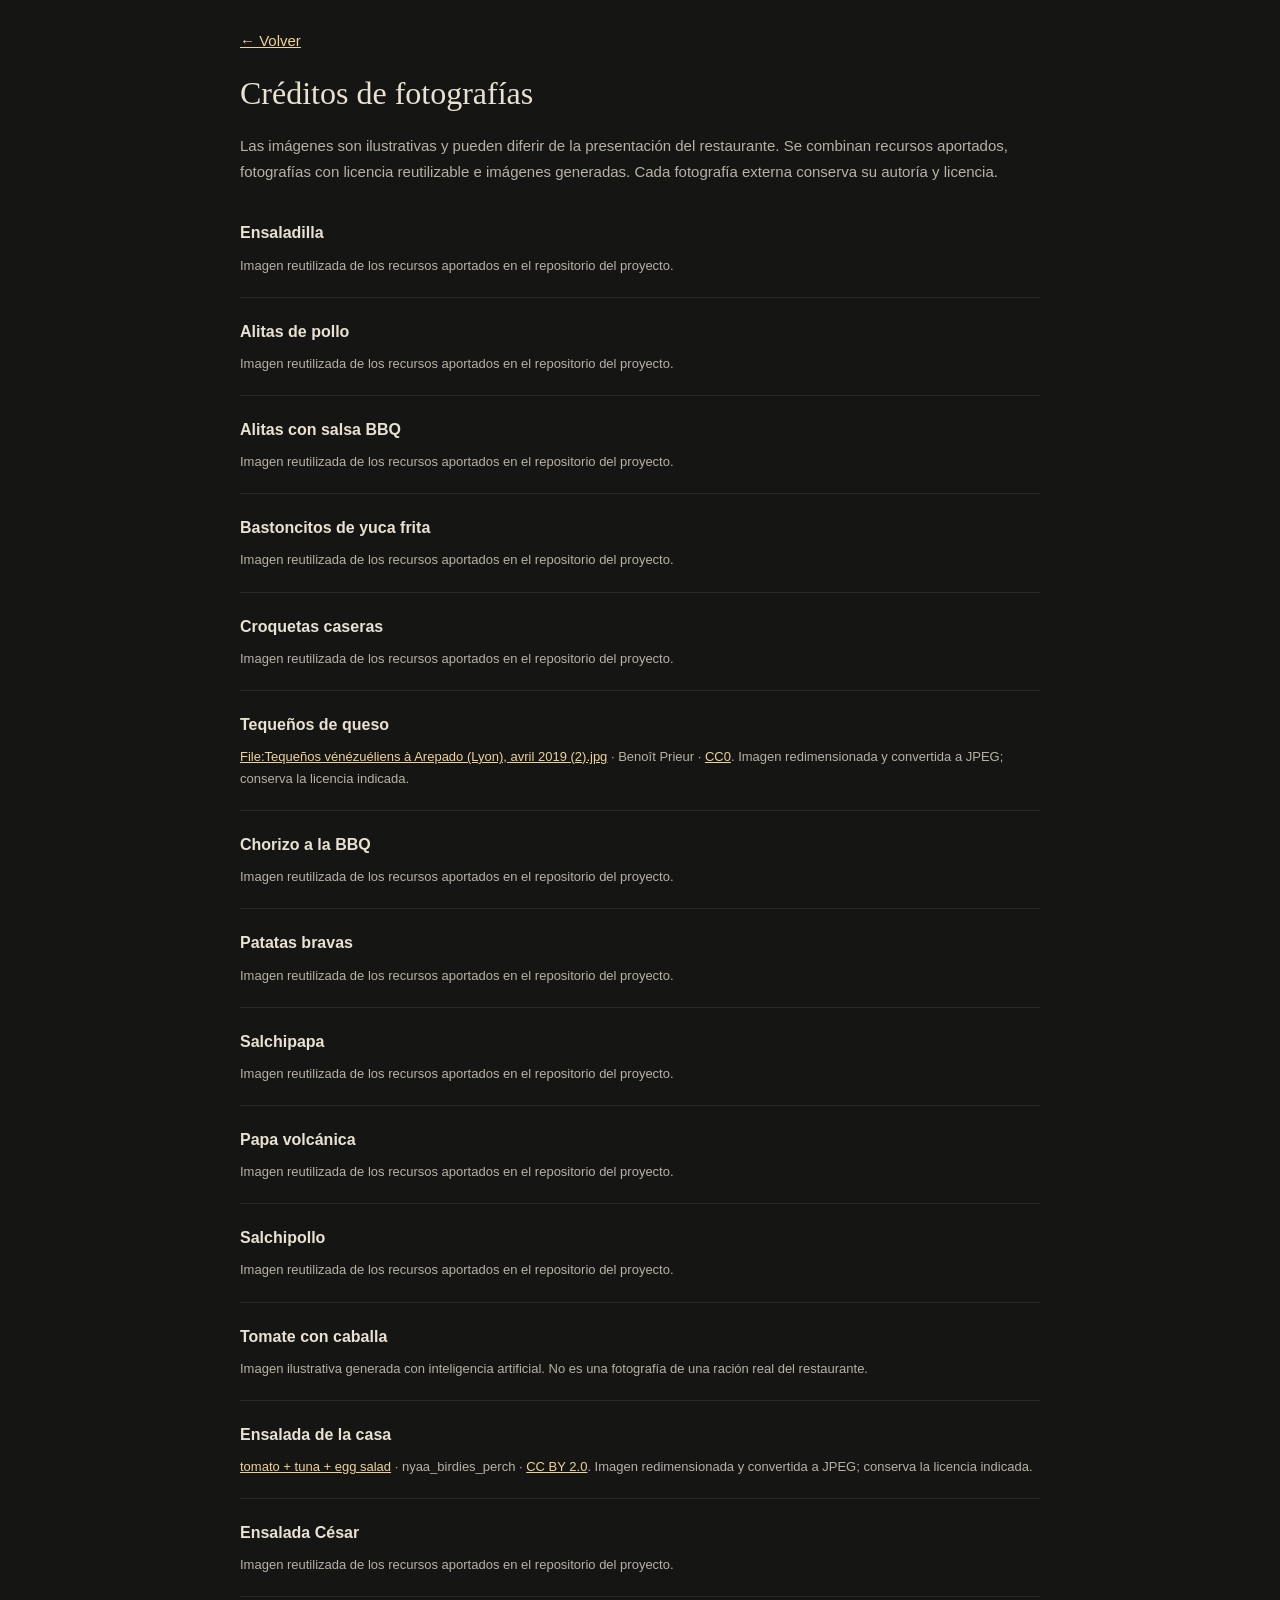
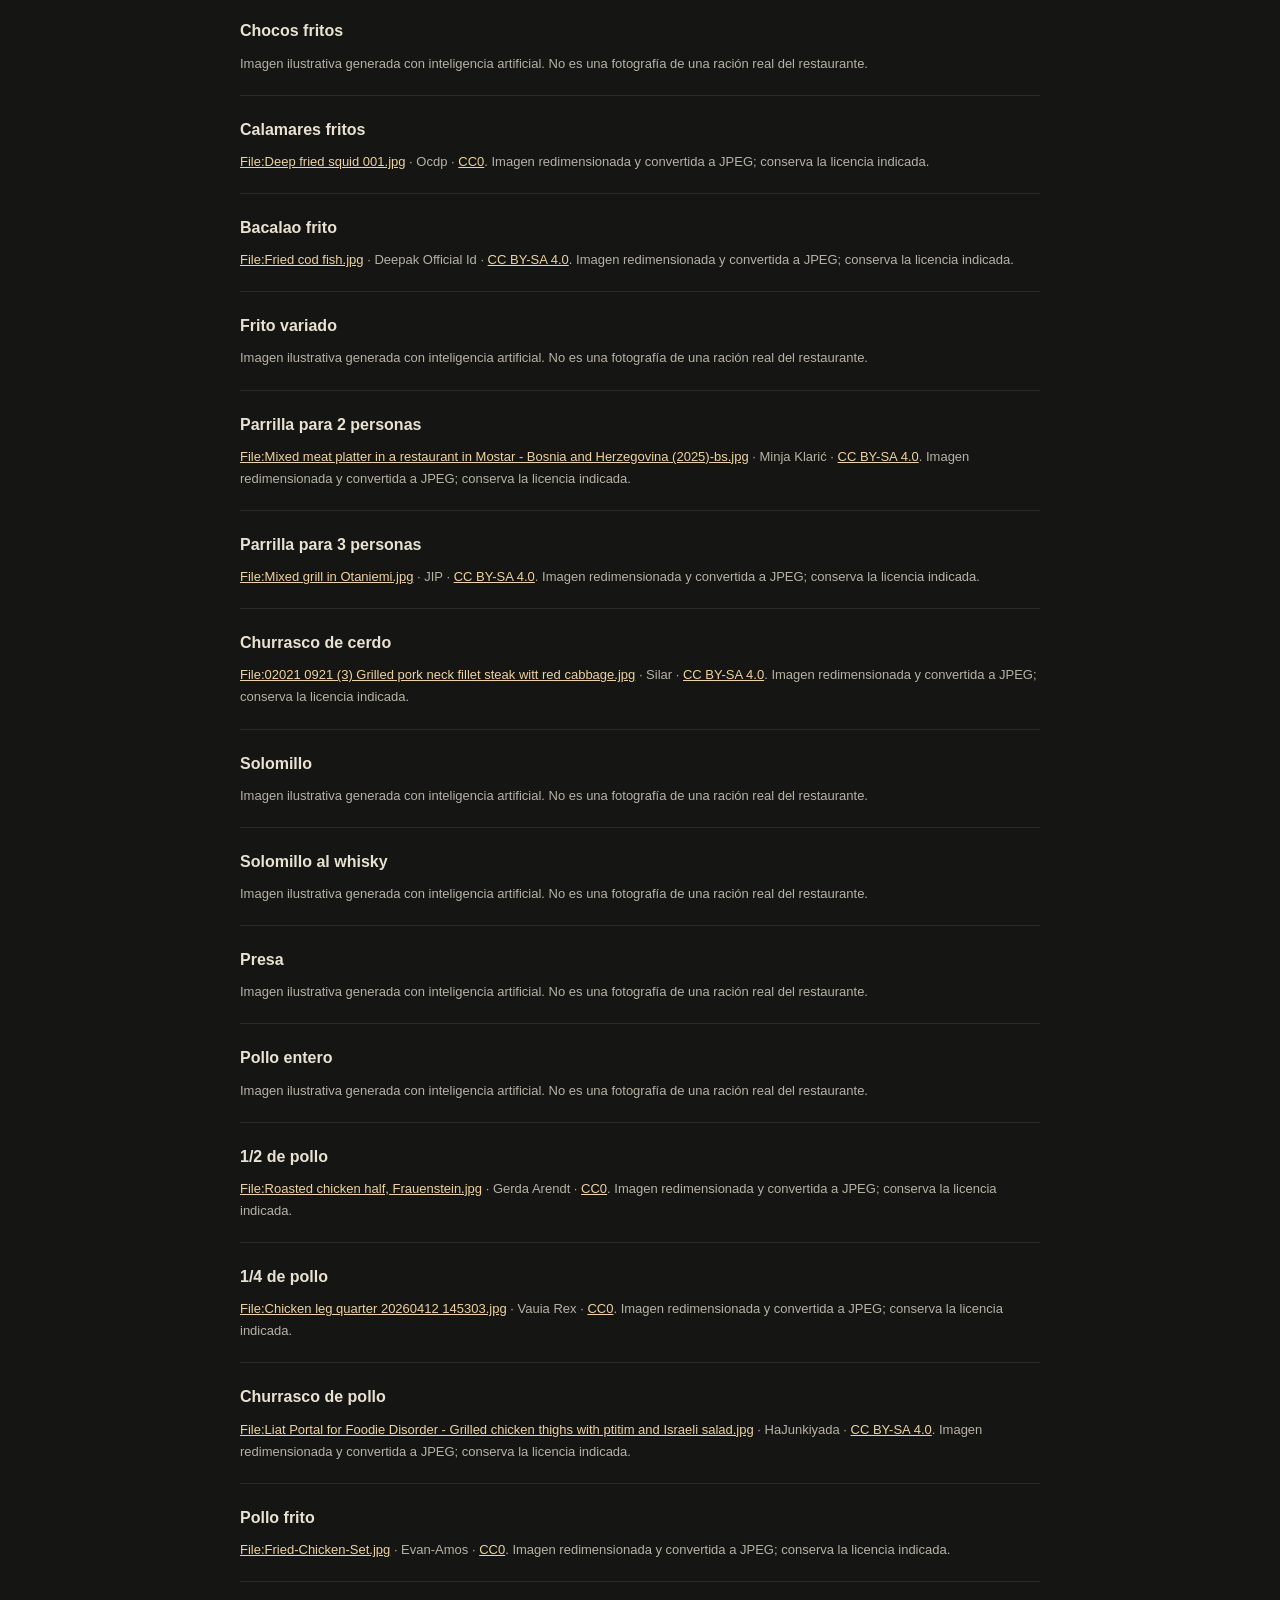
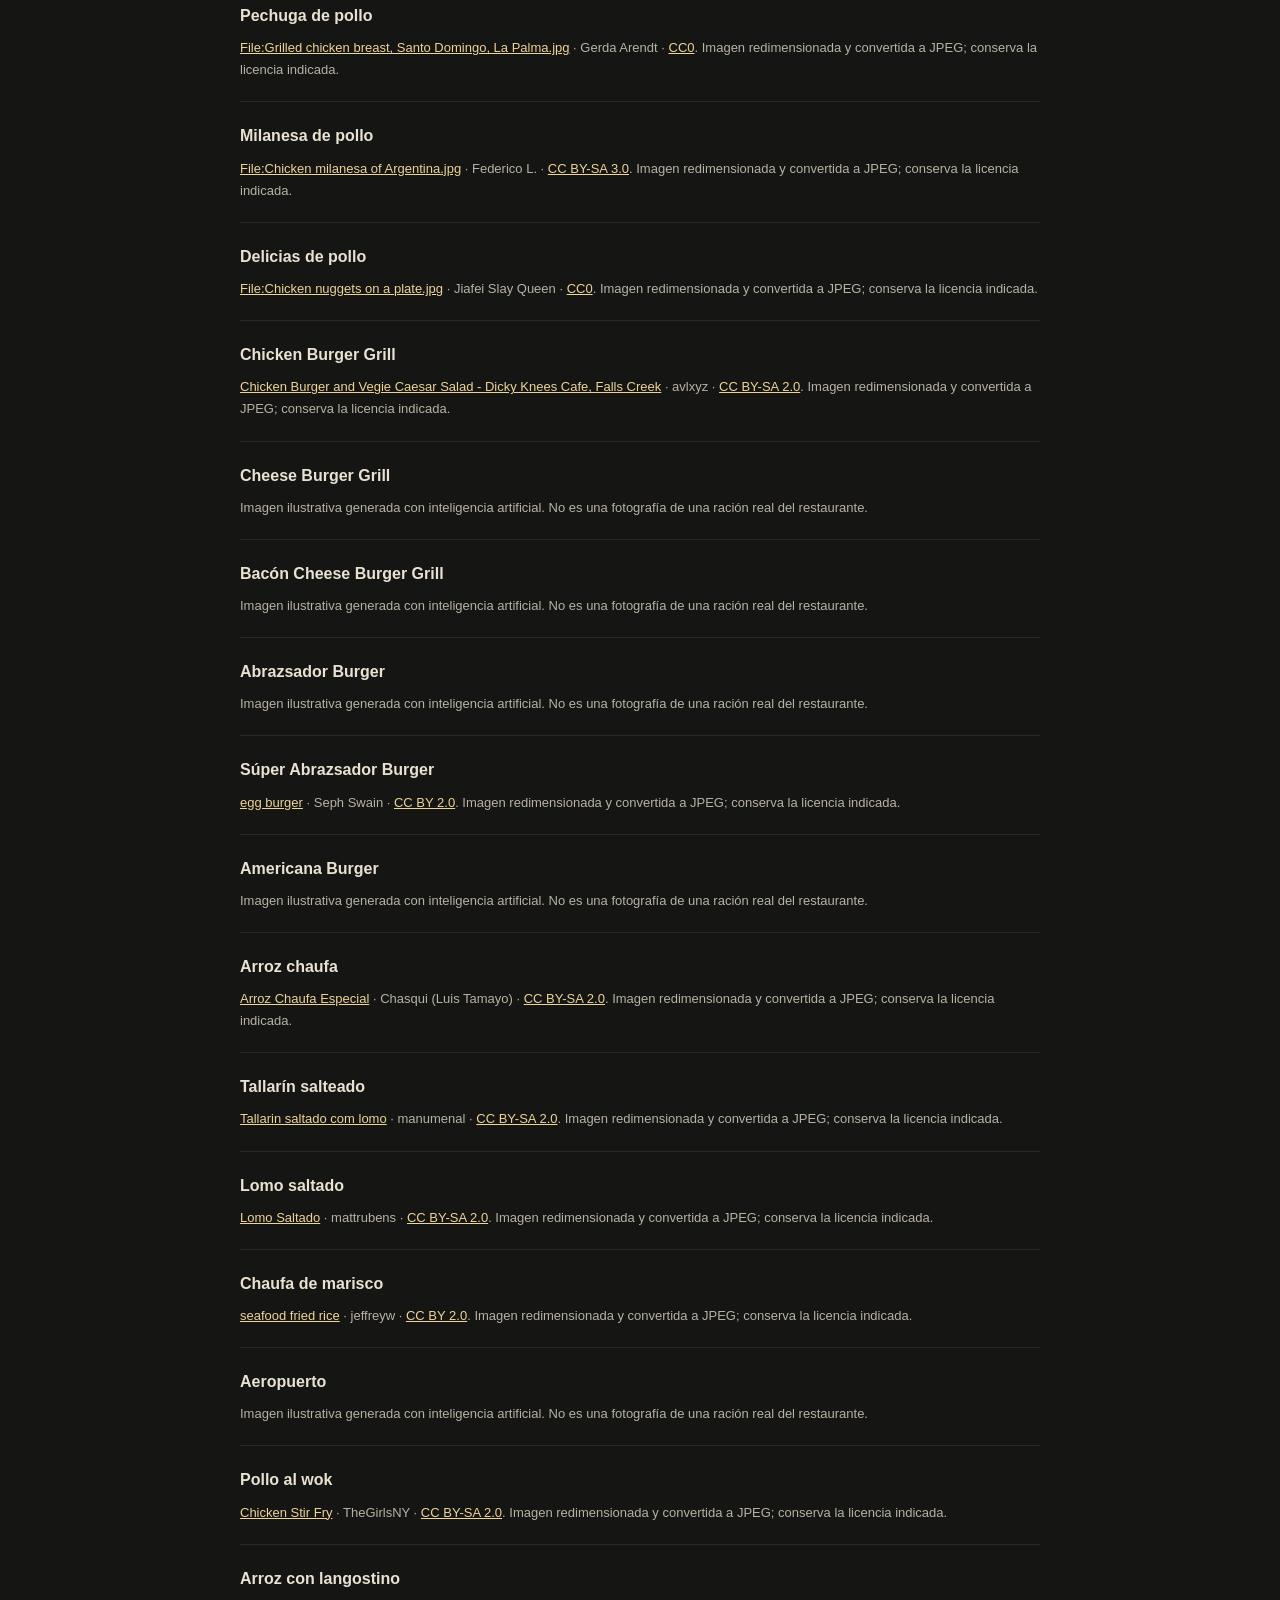
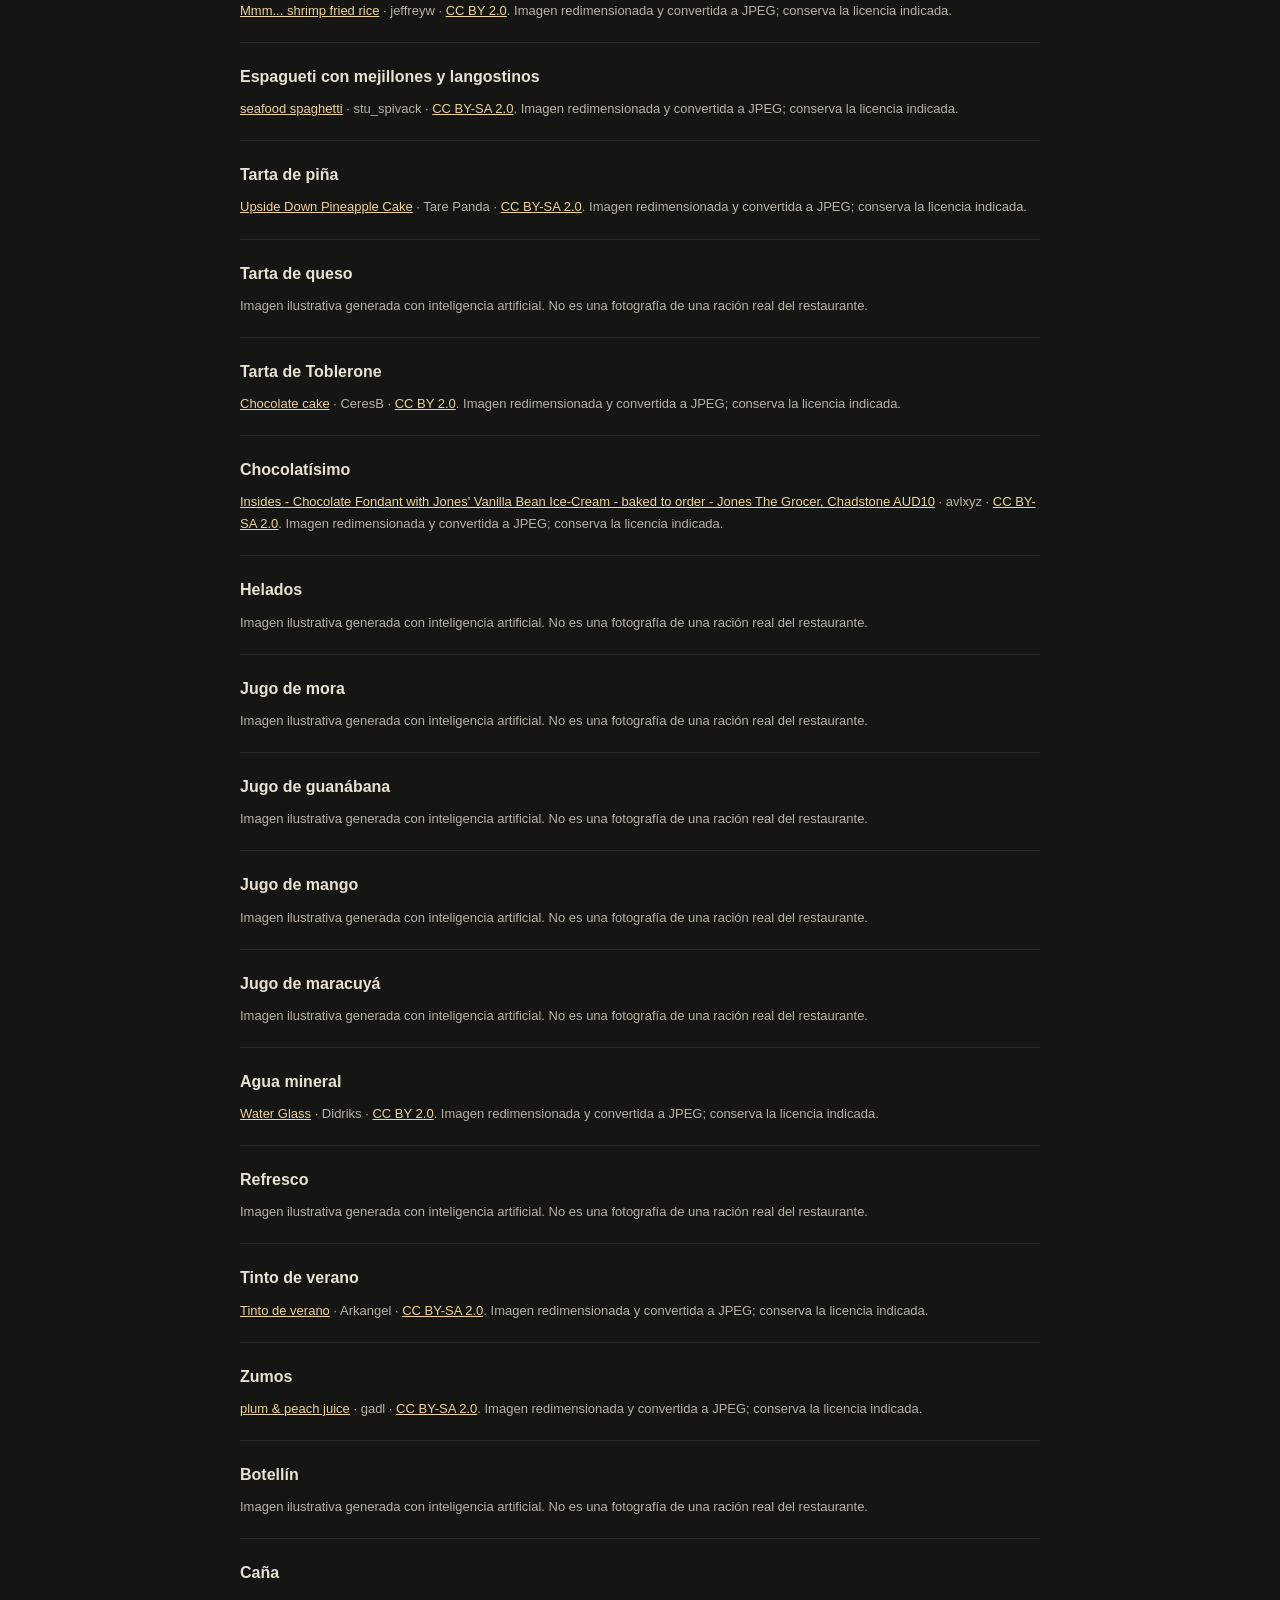
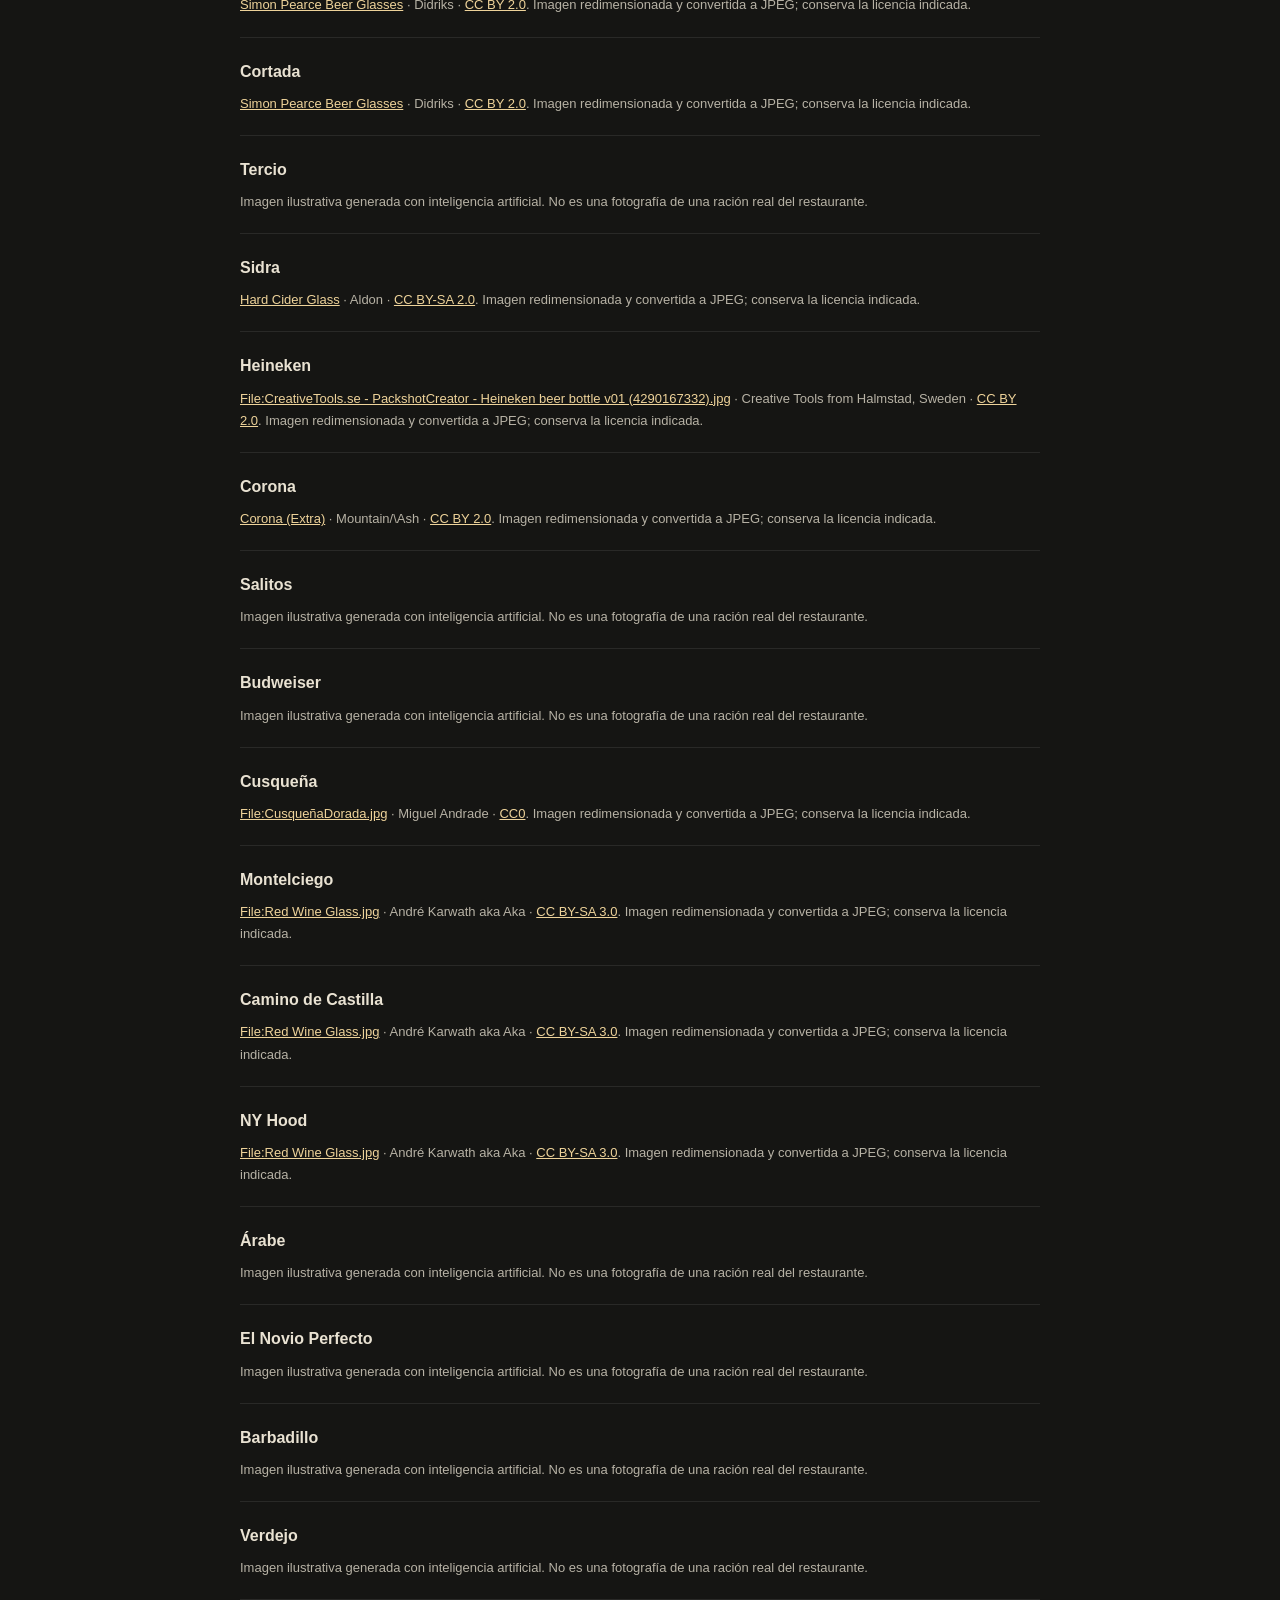
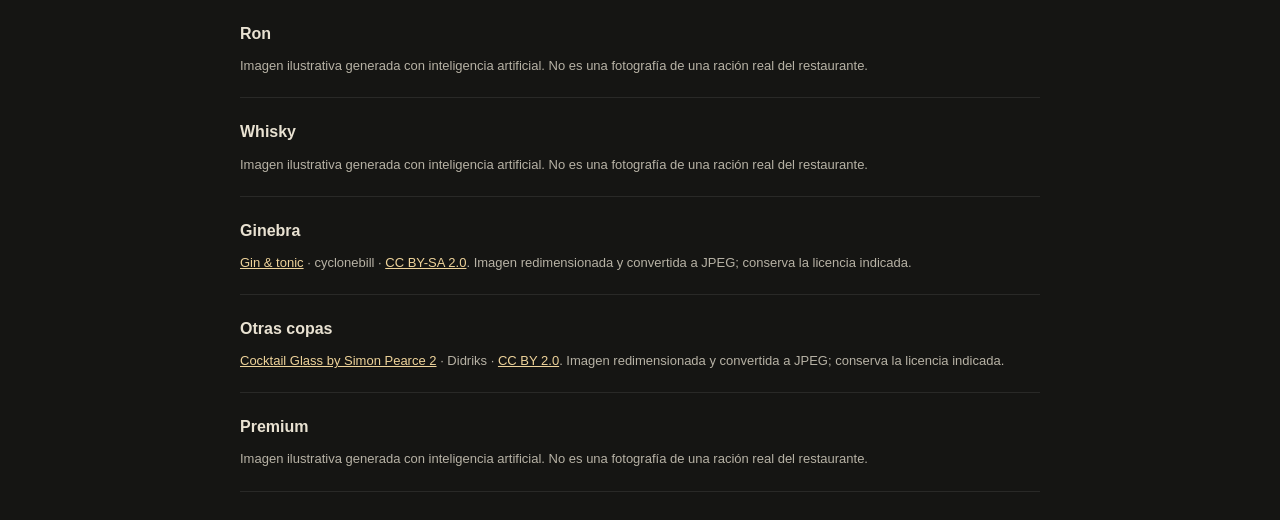
<file: demo/creditos.html>
<!doctype html><html lang="es"><head><meta name="robots" content="noindex, nofollow, noarchive"><meta charset="utf-8"><meta name="viewport" content="width=device-width,initial-scale=1"><title>Créditos de fotografías · El Abrazsador</title><style>body{background:#151513;color:#e9e2d2;font:15px/1.7 Arial,sans-serif;max-width:800px;margin:0 auto;padding:28px 22px}a{color:#eed39a}h1{font:32px Georgia,serif}h2{font-size:16px;margin:0 0 8px}article{padding:20px 0;border-bottom:1px solid #ffffff16}article p{margin:0;color:#b7b2a5;font-size:13px}.intro{color:#b7b2a5}</style></head><body><a href="javascript:history.back()">← Volver</a><h1>Créditos de fotografías</h1><p class="intro">Las imágenes son ilustrativas y pueden diferir de la presentación del restaurante. Se combinan recursos aportados, fotografías con licencia reutilizable e imágenes generadas. Cada fotografía externa conserva su autoría y licencia.</p><article><h2>Ensaladilla</h2><p>Imagen reutilizada de los recursos aportados en el repositorio del proyecto.</p></article><article><h2>Alitas de pollo</h2><p>Imagen reutilizada de los recursos aportados en el repositorio del proyecto.</p></article><article><h2>Alitas con salsa BBQ</h2><p>Imagen reutilizada de los recursos aportados en el repositorio del proyecto.</p></article><article><h2>Bastoncitos de yuca frita</h2><p>Imagen reutilizada de los recursos aportados en el repositorio del proyecto.</p></article><article><h2>Croquetas caseras</h2><p>Imagen reutilizada de los recursos aportados en el repositorio del proyecto.</p></article><article><h2>Tequeños de queso</h2><p><a href="https://commons.wikimedia.org/wiki/File:Teque%C3%B1os_v%C3%A9n%C3%A9zu%C3%A9liens_%C3%A0_Arepado_(Lyon),_avril_2019_(2).jpg" target="_blank" rel="noopener noreferrer">File:Tequeños vénézuéliens à Arepado (Lyon), avril 2019 (2).jpg</a> · Benoît Prieur · <a href="http://creativecommons.org/publicdomain/zero/1.0/deed.en" target="_blank" rel="noopener noreferrer">CC0</a>. Imagen redimensionada y convertida a JPEG; conserva la licencia indicada.</p></article><article><h2>Chorizo a la BBQ</h2><p>Imagen reutilizada de los recursos aportados en el repositorio del proyecto.</p></article><article><h2>Patatas bravas</h2><p>Imagen reutilizada de los recursos aportados en el repositorio del proyecto.</p></article><article><h2>Salchipapa</h2><p>Imagen reutilizada de los recursos aportados en el repositorio del proyecto.</p></article><article><h2>Papa volcánica</h2><p>Imagen reutilizada de los recursos aportados en el repositorio del proyecto.</p></article><article><h2>Salchipollo</h2><p>Imagen reutilizada de los recursos aportados en el repositorio del proyecto.</p></article><article><h2>Tomate con caballa</h2><p>Imagen ilustrativa generada con inteligencia artificial. No es una fotografía de una ración real del restaurante.</p></article><article><h2>Ensalada de la casa</h2><p><a href="https://www.flickr.com/photos/94862897@N00/5339928192" target="_blank" rel="noopener noreferrer">tomato + tuna + egg salad</a> · nyaa_birdies_perch · <a href="https://creativecommons.org/licenses/by/2.0/" target="_blank" rel="noopener noreferrer">CC BY 2.0</a>. Imagen redimensionada y convertida a JPEG; conserva la licencia indicada.</p></article><article><h2>Ensalada César</h2><p>Imagen reutilizada de los recursos aportados en el repositorio del proyecto.</p></article><article><h2>Chocos fritos</h2><p>Imagen ilustrativa generada con inteligencia artificial. No es una fotografía de una ración real del restaurante.</p></article><article><h2>Calamares fritos</h2><p><a href="https://commons.wikimedia.org/wiki/File:Deep_fried_squid_001.jpg" target="_blank" rel="noopener noreferrer">File:Deep fried squid 001.jpg</a> · Ocdp · <a href="http://creativecommons.org/publicdomain/zero/1.0/deed.en" target="_blank" rel="noopener noreferrer">CC0</a>. Imagen redimensionada y convertida a JPEG; conserva la licencia indicada.</p></article><article><h2>Bacalao frito</h2><p><a href="https://commons.wikimedia.org/wiki/File:Fried_cod_fish.jpg" target="_blank" rel="noopener noreferrer">File:Fried cod fish.jpg</a> · Deepak Official Id · <a href="https://creativecommons.org/licenses/by-sa/4.0" target="_blank" rel="noopener noreferrer">CC BY-SA 4.0</a>. Imagen redimensionada y convertida a JPEG; conserva la licencia indicada.</p></article><article><h2>Frito variado</h2><p>Imagen ilustrativa generada con inteligencia artificial. No es una fotografía de una ración real del restaurante.</p></article><article><h2>Parrilla para 2 personas</h2><p><a href="https://commons.wikimedia.org/wiki/File:Mixed_meat_platter_in_a_restaurant_in_Mostar_-_Bosnia_and_Herzegovina_(2025)-bs.jpg" target="_blank" rel="noopener noreferrer">File:Mixed meat platter in a restaurant in Mostar - Bosnia and Herzegovina (2025)-bs.jpg</a> · Minja Klarić · <a href="https://creativecommons.org/licenses/by-sa/4.0" target="_blank" rel="noopener noreferrer">CC BY-SA 4.0</a>. Imagen redimensionada y convertida a JPEG; conserva la licencia indicada.</p></article><article><h2>Parrilla para 3 personas</h2><p><a href="https://commons.wikimedia.org/wiki/File:Mixed_grill_in_Otaniemi.jpg" target="_blank" rel="noopener noreferrer">File:Mixed grill in Otaniemi.jpg</a> · JIP · <a href="https://creativecommons.org/licenses/by-sa/4.0" target="_blank" rel="noopener noreferrer">CC BY-SA 4.0</a>. Imagen redimensionada y convertida a JPEG; conserva la licencia indicada.</p></article><article><h2>Churrasco de cerdo</h2><p><a href="https://commons.wikimedia.org/wiki/File:02021_0921_(3)_Grilled_pork_neck_fillet_steak_witt_red_cabbage.jpg" target="_blank" rel="noopener noreferrer">File:02021 0921 (3) Grilled pork neck fillet steak witt red cabbage.jpg</a> · Silar · <a href="https://creativecommons.org/licenses/by-sa/4.0" target="_blank" rel="noopener noreferrer">CC BY-SA 4.0</a>. Imagen redimensionada y convertida a JPEG; conserva la licencia indicada.</p></article><article><h2>Solomillo</h2><p>Imagen ilustrativa generada con inteligencia artificial. No es una fotografía de una ración real del restaurante.</p></article><article><h2>Solomillo al whisky</h2><p>Imagen ilustrativa generada con inteligencia artificial. No es una fotografía de una ración real del restaurante.</p></article><article><h2>Presa</h2><p>Imagen ilustrativa generada con inteligencia artificial. No es una fotografía de una ración real del restaurante.</p></article><article><h2>Pollo entero</h2><p>Imagen ilustrativa generada con inteligencia artificial. No es una fotografía de una ración real del restaurante.</p></article><article><h2>1/2 de pollo</h2><p><a href="https://commons.wikimedia.org/wiki/File:Roasted_chicken_half,_Frauenstein.jpg" target="_blank" rel="noopener noreferrer">File:Roasted chicken half, Frauenstein.jpg</a> · Gerda Arendt · <a href="http://creativecommons.org/publicdomain/zero/1.0/deed.en" target="_blank" rel="noopener noreferrer">CC0</a>. Imagen redimensionada y convertida a JPEG; conserva la licencia indicada.</p></article><article><h2>1/4 de pollo</h2><p><a href="https://commons.wikimedia.org/wiki/File:Chicken_leg_quarter_20260412_145303.jpg" target="_blank" rel="noopener noreferrer">File:Chicken leg quarter 20260412 145303.jpg</a> · Vauia Rex · <a href="http://creativecommons.org/publicdomain/zero/1.0/deed.en" target="_blank" rel="noopener noreferrer">CC0</a>. Imagen redimensionada y convertida a JPEG; conserva la licencia indicada.</p></article><article><h2>Churrasco de pollo</h2><p><a href="https://commons.wikimedia.org/wiki/File:Liat_Portal_for_Foodie_Disorder_-_Grilled_chicken_thighs_with_ptitim_and_Israeli_salad.jpg" target="_blank" rel="noopener noreferrer">File:Liat Portal for Foodie Disorder - Grilled chicken thighs with ptitim and Israeli salad.jpg</a> · HaJunkiyada · <a href="https://creativecommons.org/licenses/by-sa/4.0" target="_blank" rel="noopener noreferrer">CC BY-SA 4.0</a>. Imagen redimensionada y convertida a JPEG; conserva la licencia indicada.</p></article><article><h2>Pollo frito</h2><p><a href="https://commons.wikimedia.org/wiki/File:Fried-Chicken-Set.jpg" target="_blank" rel="noopener noreferrer">File:Fried-Chicken-Set.jpg</a> · Evan-Amos · <a href="http://creativecommons.org/publicdomain/zero/1.0/deed.en" target="_blank" rel="noopener noreferrer">CC0</a>. Imagen redimensionada y convertida a JPEG; conserva la licencia indicada.</p></article><article><h2>Pechuga de pollo</h2><p><a href="https://commons.wikimedia.org/wiki/File:Grilled_chicken_breast,_Santo_Domingo,_La_Palma.jpg" target="_blank" rel="noopener noreferrer">File:Grilled chicken breast, Santo Domingo, La Palma.jpg</a> · Gerda Arendt · <a href="http://creativecommons.org/publicdomain/zero/1.0/deed.en" target="_blank" rel="noopener noreferrer">CC0</a>. Imagen redimensionada y convertida a JPEG; conserva la licencia indicada.</p></article><article><h2>Milanesa de pollo</h2><p><a href="https://commons.wikimedia.org/wiki/File:Chicken_milanesa_of_Argentina.jpg" target="_blank" rel="noopener noreferrer">File:Chicken milanesa of Argentina.jpg</a> · Federico L. · <a href="https://creativecommons.org/licenses/by-sa/3.0" target="_blank" rel="noopener noreferrer">CC BY-SA 3.0</a>. Imagen redimensionada y convertida a JPEG; conserva la licencia indicada.</p></article><article><h2>Delicias de pollo</h2><p><a href="https://commons.wikimedia.org/wiki/File:Chicken_nuggets_on_a_plate.jpg" target="_blank" rel="noopener noreferrer">File:Chicken nuggets on a plate.jpg</a> · Jiafei Slay Queen · <a href="http://creativecommons.org/publicdomain/zero/1.0/deed.en" target="_blank" rel="noopener noreferrer">CC0</a>. Imagen redimensionada y convertida a JPEG; conserva la licencia indicada.</p></article><article><h2>Chicken Burger Grill</h2><p><a href="https://www.flickr.com/photos/10559879@N00/1039357715" target="_blank" rel="noopener noreferrer">Chicken Burger and Vegie Caesar Salad - Dicky Knees Cafe, Falls Creek</a> · avlxyz · <a href="https://creativecommons.org/licenses/by-sa/2.0/" target="_blank" rel="noopener noreferrer">CC BY-SA 2.0</a>. Imagen redimensionada y convertida a JPEG; conserva la licencia indicada.</p></article><article><h2>Cheese Burger Grill</h2><p>Imagen ilustrativa generada con inteligencia artificial. No es una fotografía de una ración real del restaurante.</p></article><article><h2>Bacón Cheese Burger Grill</h2><p>Imagen ilustrativa generada con inteligencia artificial. No es una fotografía de una ración real del restaurante.</p></article><article><h2>Abrazsador Burger</h2><p>Imagen ilustrativa generada con inteligencia artificial. No es una fotografía de una ración real del restaurante.</p></article><article><h2>Súper Abrazsador Burger</h2><p><a href="https://www.flickr.com/photos/23149749@N08/4216058916" target="_blank" rel="noopener noreferrer">egg burger</a> · Seph Swain · <a href="https://creativecommons.org/licenses/by/2.0/" target="_blank" rel="noopener noreferrer">CC BY 2.0</a>. Imagen redimensionada y convertida a JPEG; conserva la licencia indicada.</p></article><article><h2>Americana Burger</h2><p>Imagen ilustrativa generada con inteligencia artificial. No es una fotografía de una ración real del restaurante.</p></article><article><h2>Arroz chaufa</h2><p><a href="https://www.flickr.com/photos/77887212@N00/410312809" target="_blank" rel="noopener noreferrer">Arroz Chaufa Especial</a> · Chasqui (Luis Tamayo) · <a href="https://creativecommons.org/licenses/by-sa/2.0/" target="_blank" rel="noopener noreferrer">CC BY-SA 2.0</a>. Imagen redimensionada y convertida a JPEG; conserva la licencia indicada.</p></article><article><h2>Tallarín salteado</h2><p><a href="https://www.flickr.com/photos/28552823@N02/8373592157" target="_blank" rel="noopener noreferrer">Tallarin saltado com lomo</a> · manumenal · <a href="https://creativecommons.org/licenses/by-sa/2.0/" target="_blank" rel="noopener noreferrer">CC BY-SA 2.0</a>. Imagen redimensionada y convertida a JPEG; conserva la licencia indicada.</p></article><article><h2>Lomo saltado</h2><p><a href="https://www.flickr.com/photos/51867229@N00/150001609" target="_blank" rel="noopener noreferrer">Lomo Saltado</a> · mattrubens · <a href="https://creativecommons.org/licenses/by-sa/2.0/" target="_blank" rel="noopener noreferrer">CC BY-SA 2.0</a>. Imagen redimensionada y convertida a JPEG; conserva la licencia indicada.</p></article><article><h2>Chaufa de marisco</h2><p><a href="https://www.flickr.com/photos/7927684@N03/4587863900" target="_blank" rel="noopener noreferrer">seafood fried rice</a> · jeffreyw · <a href="https://creativecommons.org/licenses/by/2.0/" target="_blank" rel="noopener noreferrer">CC BY 2.0</a>. Imagen redimensionada y convertida a JPEG; conserva la licencia indicada.</p></article><article><h2>Aeropuerto</h2><p>Imagen ilustrativa generada con inteligencia artificial. No es una fotografía de una ración real del restaurante.</p></article><article><h2>Pollo al wok</h2><p><a href="https://www.flickr.com/photos/55768440@N00/6728585965" target="_blank" rel="noopener noreferrer">Chicken Stir Fry</a> · TheGirlsNY · <a href="https://creativecommons.org/licenses/by-sa/2.0/" target="_blank" rel="noopener noreferrer">CC BY-SA 2.0</a>. Imagen redimensionada y convertida a JPEG; conserva la licencia indicada.</p></article><article><h2>Arroz con langostino</h2><p><a href="https://www.flickr.com/photos/7927684@N03/10211633463" target="_blank" rel="noopener noreferrer">Mmm... shrimp fried rice</a> · jeffreyw · <a href="https://creativecommons.org/licenses/by/2.0/" target="_blank" rel="noopener noreferrer">CC BY 2.0</a>. Imagen redimensionada y convertida a JPEG; conserva la licencia indicada.</p></article><article><h2>Espagueti con mejillones y langostinos</h2><p><a href="https://www.flickr.com/photos/35034346243@N01/3672469274" target="_blank" rel="noopener noreferrer">seafood spaghetti</a> · stu_spivack · <a href="https://creativecommons.org/licenses/by-sa/2.0/" target="_blank" rel="noopener noreferrer">CC BY-SA 2.0</a>. Imagen redimensionada y convertida a JPEG; conserva la licencia indicada.</p></article><article><h2>Tarta de piña</h2><p><a href="https://www.flickr.com/photos/7290028@N04/829293767" target="_blank" rel="noopener noreferrer">Upside Down Pineapple Cake</a> · Tare Panda · <a href="https://creativecommons.org/licenses/by-sa/2.0/" target="_blank" rel="noopener noreferrer">CC BY-SA 2.0</a>. Imagen redimensionada y convertida a JPEG; conserva la licencia indicada.</p></article><article><h2>Tarta de queso</h2><p>Imagen ilustrativa generada con inteligencia artificial. No es una fotografía de una ración real del restaurante.</p></article><article><h2>Tarta de Toblerone</h2><p><a href="https://www.flickr.com/photos/37054091@N06/6114035576" target="_blank" rel="noopener noreferrer">Chocolate cake</a> · CeresB · <a href="https://creativecommons.org/licenses/by/2.0/" target="_blank" rel="noopener noreferrer">CC BY 2.0</a>. Imagen redimensionada y convertida a JPEG; conserva la licencia indicada.</p></article><article><h2>Chocolatísimo</h2><p><a href="https://www.flickr.com/photos/10559879@N00/3106837398" target="_blank" rel="noopener noreferrer">Insides - Chocolate Fondant with Jones&#x27; Vanilla Bean Ice-Cream - baked to order - Jones The Grocer, Chadstone AUD10</a> · avlxyz · <a href="https://creativecommons.org/licenses/by-sa/2.0/" target="_blank" rel="noopener noreferrer">CC BY-SA 2.0</a>. Imagen redimensionada y convertida a JPEG; conserva la licencia indicada.</p></article><article><h2>Helados</h2><p>Imagen ilustrativa generada con inteligencia artificial. No es una fotografía de una ración real del restaurante.</p></article><article><h2>Jugo de mora</h2><p>Imagen ilustrativa generada con inteligencia artificial. No es una fotografía de una ración real del restaurante.</p></article><article><h2>Jugo de guanábana</h2><p>Imagen ilustrativa generada con inteligencia artificial. No es una fotografía de una ración real del restaurante.</p></article><article><h2>Jugo de mango</h2><p>Imagen ilustrativa generada con inteligencia artificial. No es una fotografía de una ración real del restaurante.</p></article><article><h2>Jugo de maracuyá</h2><p>Imagen ilustrativa generada con inteligencia artificial. No es una fotografía de una ración real del restaurante.</p></article><article><h2>Agua mineral</h2><p><a href="https://www.flickr.com/photos/49889671@N03/14741488518" target="_blank" rel="noopener noreferrer">Water Glass</a> · Didriks · <a href="https://creativecommons.org/licenses/by/2.0/" target="_blank" rel="noopener noreferrer">CC BY 2.0</a>. Imagen redimensionada y convertida a JPEG; conserva la licencia indicada.</p></article><article><h2>Refresco</h2><p>Imagen ilustrativa generada con inteligencia artificial. No es una fotografía de una ración real del restaurante.</p></article><article><h2>Tinto de verano</h2><p><a href="https://www.flickr.com/photos/48600096824@N01/24453550" target="_blank" rel="noopener noreferrer">Tinto de verano</a> · Arkangel · <a href="https://creativecommons.org/licenses/by-sa/2.0/" target="_blank" rel="noopener noreferrer">CC BY-SA 2.0</a>. Imagen redimensionada y convertida a JPEG; conserva la licencia indicada.</p></article><article><h2>Zumos</h2><p><a href="https://www.flickr.com/photos/24183489@N00/193165297" target="_blank" rel="noopener noreferrer">plum &amp; peach juice</a> · gadl · <a href="https://creativecommons.org/licenses/by-sa/2.0/" target="_blank" rel="noopener noreferrer">CC BY-SA 2.0</a>. Imagen redimensionada y convertida a JPEG; conserva la licencia indicada.</p></article><article><h2>Botellín</h2><p>Imagen ilustrativa generada con inteligencia artificial. No es una fotografía de una ración real del restaurante.</p></article><article><h2>Caña</h2><p><a href="https://www.flickr.com/photos/49889671@N03/7693255346" target="_blank" rel="noopener noreferrer">Simon Pearce Beer Glasses</a> · Didriks · <a href="https://creativecommons.org/licenses/by/2.0/" target="_blank" rel="noopener noreferrer">CC BY 2.0</a>. Imagen redimensionada y convertida a JPEG; conserva la licencia indicada.</p></article><article><h2>Cortada</h2><p><a href="https://www.flickr.com/photos/49889671@N03/7693255346" target="_blank" rel="noopener noreferrer">Simon Pearce Beer Glasses</a> · Didriks · <a href="https://creativecommons.org/licenses/by/2.0/" target="_blank" rel="noopener noreferrer">CC BY 2.0</a>. Imagen redimensionada y convertida a JPEG; conserva la licencia indicada.</p></article><article><h2>Tercio</h2><p>Imagen ilustrativa generada con inteligencia artificial. No es una fotografía de una ración real del restaurante.</p></article><article><h2>Sidra</h2><p><a href="https://www.flickr.com/photos/68414077@N00/3041690169" target="_blank" rel="noopener noreferrer">Hard Cider Glass</a> · Aldon · <a href="https://creativecommons.org/licenses/by-sa/2.0/" target="_blank" rel="noopener noreferrer">CC BY-SA 2.0</a>. Imagen redimensionada y convertida a JPEG; conserva la licencia indicada.</p></article><article><h2>Heineken</h2><p><a href="https://commons.wikimedia.org/wiki/File:CreativeTools.se_-_PackshotCreator_-_Heineken_beer_bottle_v01_(4290167332).jpg" target="_blank" rel="noopener noreferrer">File:CreativeTools.se - PackshotCreator - Heineken beer bottle v01 (4290167332).jpg</a> · Creative Tools from Halmstad, Sweden · <a href="https://creativecommons.org/licenses/by/2.0" target="_blank" rel="noopener noreferrer">CC BY 2.0</a>. Imagen redimensionada y convertida a JPEG; conserva la licencia indicada.</p></article><article><h2>Corona</h2><p><a href="https://www.flickr.com/photos/36692429@N00/3777410682" target="_blank" rel="noopener noreferrer">Corona (Extra)</a> · Mountain/\Ash · <a href="https://creativecommons.org/licenses/by/2.0/" target="_blank" rel="noopener noreferrer">CC BY 2.0</a>. Imagen redimensionada y convertida a JPEG; conserva la licencia indicada.</p></article><article><h2>Salitos</h2><p>Imagen ilustrativa generada con inteligencia artificial. No es una fotografía de una ración real del restaurante.</p></article><article><h2>Budweiser</h2><p>Imagen ilustrativa generada con inteligencia artificial. No es una fotografía de una ración real del restaurante.</p></article><article><h2>Cusqueña</h2><p><a href="https://commons.wikimedia.org/wiki/File:Cusque%C3%B1aDorada.jpg" target="_blank" rel="noopener noreferrer">File:CusqueñaDorada.jpg</a> · Miguel Andrade · <a href="http://creativecommons.org/publicdomain/zero/1.0/deed.en" target="_blank" rel="noopener noreferrer">CC0</a>. Imagen redimensionada y convertida a JPEG; conserva la licencia indicada.</p></article><article><h2>Montelciego</h2><p><a href="https://commons.wikimedia.org/wiki/File:Red_Wine_Glass.jpg" target="_blank" rel="noopener noreferrer">File:Red Wine Glass.jpg</a> · André Karwath aka Aka · <a href="http://creativecommons.org/licenses/by-sa/3.0/" target="_blank" rel="noopener noreferrer">CC BY-SA 3.0</a>. Imagen redimensionada y convertida a JPEG; conserva la licencia indicada.</p></article><article><h2>Camino de Castilla</h2><p><a href="https://commons.wikimedia.org/wiki/File:Red_Wine_Glass.jpg" target="_blank" rel="noopener noreferrer">File:Red Wine Glass.jpg</a> · André Karwath aka Aka · <a href="http://creativecommons.org/licenses/by-sa/3.0/" target="_blank" rel="noopener noreferrer">CC BY-SA 3.0</a>. Imagen redimensionada y convertida a JPEG; conserva la licencia indicada.</p></article><article><h2>NY Hood</h2><p><a href="https://commons.wikimedia.org/wiki/File:Red_Wine_Glass.jpg" target="_blank" rel="noopener noreferrer">File:Red Wine Glass.jpg</a> · André Karwath aka Aka · <a href="http://creativecommons.org/licenses/by-sa/3.0/" target="_blank" rel="noopener noreferrer">CC BY-SA 3.0</a>. Imagen redimensionada y convertida a JPEG; conserva la licencia indicada.</p></article><article><h2>Árabe</h2><p>Imagen ilustrativa generada con inteligencia artificial. No es una fotografía de una ración real del restaurante.</p></article><article><h2>El Novio Perfecto</h2><p>Imagen ilustrativa generada con inteligencia artificial. No es una fotografía de una ración real del restaurante.</p></article><article><h2>Barbadillo</h2><p>Imagen ilustrativa generada con inteligencia artificial. No es una fotografía de una ración real del restaurante.</p></article><article><h2>Verdejo</h2><p>Imagen ilustrativa generada con inteligencia artificial. No es una fotografía de una ración real del restaurante.</p></article><article><h2>Ron</h2><p>Imagen ilustrativa generada con inteligencia artificial. No es una fotografía de una ración real del restaurante.</p></article><article><h2>Whisky</h2><p>Imagen ilustrativa generada con inteligencia artificial. No es una fotografía de una ración real del restaurante.</p></article><article><h2>Ginebra</h2><p><a href="https://www.flickr.com/photos/23178876@N03/4431803308" target="_blank" rel="noopener noreferrer">Gin &amp; tonic</a> · cyclonebill · <a href="https://creativecommons.org/licenses/by-sa/2.0/" target="_blank" rel="noopener noreferrer">CC BY-SA 2.0</a>. Imagen redimensionada y convertida a JPEG; conserva la licencia indicada.</p></article><article><h2>Otras copas</h2><p><a href="https://www.flickr.com/photos/49889671@N03/8727085976" target="_blank" rel="noopener noreferrer">Cocktail Glass by Simon Pearce 2</a> · Didriks · <a href="https://creativecommons.org/licenses/by/2.0/" target="_blank" rel="noopener noreferrer">CC BY 2.0</a>. Imagen redimensionada y convertida a JPEG; conserva la licencia indicada.</p></article><article><h2>Premium</h2><p>Imagen ilustrativa generada con inteligencia artificial. No es una fotografía de una ración real del restaurante.</p></article></body></html>
</file>
<file: style.css>
@import url('https://fonts.googleapis.com/css2?family=DM+Sans:wght@400;500;600;700&family=Playfair+Display:wght@500;600;700&display=swap');
:root{color-scheme:dark;--bg:#151513;--panel:#20201d;--gold:#eed39a;--muted:#a8a69e;--line:#ffffff12;--serif:'Playfair Display',Georgia,serif;--sans:'DM Sans',Arial,sans-serif}*{box-sizing:border-box}html{scroll-padding-top:180px}body{margin:0;background:var(--bg);color:#f4f0e5;font-family:var(--sans);font-size:14px;-webkit-tap-highlight-color:transparent}button,input{font:inherit}button,a,input,summary{touch-action:manipulation}button{cursor:pointer}button{color:inherit}button:focus-visible,input:focus-visible,summary:focus-visible{outline:2px solid var(--gold);outline-offset:4px}button:disabled{opacity:.5}button svg{width:18px;height:18px;fill:none;stroke:currentColor;stroke-width:1.5}button{border:0} [hidden]{display:none!important}.sr-only{position:absolute;width:1px;height:1px;padding:0;margin:-1px;overflow:hidden;clip:rect(0,0,0,0);white-space:nowrap;border:0}.masthead{padding:27px 22px 0;text-align:center;background:radial-gradient(ellipse at 50% 10%,#a8863320,transparent 65%)}.brand{width:128px;height:100px;object-fit:contain;display:block;margin:0 auto 18px}.eyebrow{font-size:9px;letter-spacing:2.4px;font-weight:700;color:var(--gold);margin:0 0 10px}.masthead h1{font:500 32px/1.18 var(--serif);letter-spacing:-.6px;margin:10px 0 12px}.masthead>p{font-size:12px;color:var(--muted);margin:0 0 25px}.demo-note{font-size:9px;letter-spacing:.4px;line-height:1.6;background:#eed39a09;border-top:1px solid var(--line);border-bottom:1px solid var(--line);padding:8px 0;color:#b7aa8f;margin:0 -22px}.controls{position:sticky;top:0;background:#151513f5;backdrop-filter:blur(15px);z-index:20;padding:17px 20px 0;border-bottom:1px solid var(--line)}.search-wrap{height:46px;display:flex;align-items:center;border:1px solid #ffffff16;background:#22221f;border-radius:10px;padding:0 13px;gap:10px}.search-wrap>svg{width:19px;height:19px;fill:none;stroke:var(--gold);stroke-width:1.6;flex-shrink:0}.search-wrap input{width:100%;min-width:0;background:none;border:0;color:#f4f0e5;outline:none;font-size:13px;height:44px}.search-wrap input::placeholder{color:#94938b}.search-wrap input::-webkit-search-cancel-button{display:none}.clear-search{background:none;font-size:24px;color:var(--muted);height:40px;min-width:32px}.tools-row{display:flex;align-items:center;justify-content:space-between;padding:12px 0 8px;gap:8px}.small-label{font-size:9px;letter-spacing:1.8px;font-weight:700;color:#aaa69b}#filter-button{display:flex;align-items:center;gap:6px;background:transparent;color:#b4b1a7;font-size:10px;padding:8px 0 8px 8px;min-height:38px}#filter-button[aria-pressed=true]{color:var(--gold)}#categories{display:flex;gap:8px;overflow-x:auto;scrollbar-width:none;padding:3px 12px 15px 0}#categories::-webkit-scrollbar{display:none}#categories button{flex-shrink:0;background:#242420;color:#b7b5ad;border:1px solid #ffffff0b;border-radius:24px;padding:11px 16px;font-size:12px;white-space:nowrap;min-height:40px}#categories button[aria-pressed=true]{background:var(--gold);color:#211d15;border-color:var(--gold);font-weight:700}.nav-fade{position:absolute;bottom:16px;right:0;width:25px;height:42px;background:linear-gradient(90deg,transparent,var(--bg));pointer-events:none}main{padding:25px 20px 0;min-height:250px}.results-header{display:flex;justify-content:space-between;align-items:center;margin-bottom:20px;gap:12px}.results-header .eyebrow{font-size:8px;letter-spacing:1.6px;margin-bottom:5px}.results-header h2{font:500 27px/1.2 var(--serif);margin:0}.results-header>span{font-size:10px;color:var(--muted);white-space:nowrap}#active-note{border:1px solid #eed39a30;border-radius:8px;padding:10px;color:var(--gold);font-size:10px;display:flex;justify-content:space-between;align-items:center;margin-bottom:16px}#active-note button{background:none;color:var(--gold);text-decoration:underline;padding:6px}.section-title{display:flex;align-items:center;gap:12px;margin:24px 0 14px;font-size:11px;text-transform:uppercase;letter-spacing:1.2px;color:#c9bb9d}.section-title:after{content:'';height:1px;background:var(--line);flex:1}.section-title:first-child{margin-top:0}.product-card{display:flex;width:100%;text-align:left;background:var(--panel);border:1px solid #ffffff08;border-radius:13px;padding:10px;margin-bottom:11px;gap:14px;min-height:122px;transition:background .15s,transform .15s}.product-card:active{transform:scale(.985);background:#2a2922}.product-image{width:102px;min-width:102px;height:106px;object-fit:cover;border-radius:9px;background:#2b2a25}.product-info{min-width:0;display:flex;flex-direction:column;justify-content:center;flex:1;padding:2px 0}.product-info h3{font:600 15px/1.25 var(--sans);margin:0 0 6px;color:#f4f0e5}.product-info p{font-size:11px;line-height:1.5;color:var(--muted);margin:0 0 10px}.card-bottom{display:flex;align-items:center;justify-content:space-between;gap:3px}.card-prices{font-size:11px;line-height:1.8;font-weight:600;color:var(--gold)}.price-label{font-size:9px;font-weight:400;color:var(--muted);margin-right:3px}.price-separator{color:#635c4b;padding:0 5px}.card-arrow{color:var(--gold);font-size:20px;align-self:flex-end;line-height:1.5}.demo-tag{font-size:8px;letter-spacing:.5px;text-transform:uppercase;color:#b3a584;display:block;margin-bottom:5px}footer{padding:45px 22px 32px;text-align:center;border-top:1px solid var(--line);margin-top:32px}.footer-mark{font:italic 28px var(--serif);color:var(--gold)}footer p{font-size:10px;letter-spacing:1px;color:var(--muted);margin:13px 0}footer small{font-size:9px;line-height:1.7;color:#8e8a7e}.gold-button{background:var(--gold);color:#211d15;border-radius:9px;min-height:46px;padding:12px 20px;font-weight:700;font-size:12px}.text-button{background:none;color:#d0c9b8;padding:12px 16px;text-decoration:underline;min-height:44px}dialog{border:1px solid #ffffff1c;background:#20201d;color:#f4f0e5;padding:0;width:calc(100% - 26px);max-width:450px;max-height:90dvh;border-radius:20px;overflow:auto;box-shadow:0 20px 80px #0008}dialog::backdrop{background:#000b;backdrop-filter:blur(5px)}.product-panel{position:relative}.close-modal{position:absolute;right:12px;top:12px;z-index:1;width:42px;height:42px;border-radius:50%;font-size:28px;line-height:1;background:#151513dc;box-shadow:0 2px 15px #0004;color:#fff}#modal-image{width:100%;height:240px;object-fit:cover;display:block;background:#292722}.modal-body{padding:23px}.modal-body h2{font:500 29px/1.15 var(--serif);margin:8px 0 14px}.modal-body>p:not(.eyebrow):not(.food-warning){color:#bbb7ab;font-size:13px;line-height:1.75}.modal-body>.gold-button{width:100%;margin-top:12px}#modal-prices{display:flex;gap:10px;margin:22px 0 26px}.modal-price{background:#eed39a0b;border:1px solid #eed39a2a;border-radius:10px;padding:11px 16px;flex:1;display:flex;flex-direction:column;gap:5px}.modal-price small{font-size:10px;color:var(--muted)}.modal-price strong{font-size:19px;color:var(--gold)}.allergen-header{display:flex;justify-content:space-between;gap:6px;align-items:center;margin-bottom:12px}.allergen-header h3{font-size:13px;margin:0}.allergen-header span{font-size:8px;color:var(--muted)}#modal-allergens,#extra-allergens{display:flex;flex-wrap:wrap;gap:8px}.allergen-chip{font-size:10px;border:1px solid #ffffff20;border-radius:8px;padding:8px;display:flex;gap:6px;align-items:center}.allergen-chip span:first-child{font-size:16px}.food-warning{font-size:10px;line-height:1.6;color:#b8a47c;border-top:1px solid var(--line);padding-top:12px;margin-top:18px}#more-allergens{margin-top:9px}#more-allergens summary{list-style:none;cursor:pointer;color:var(--gold);border:1px solid #ffffff20;border-radius:8px;padding:4px 12px;width:48px;text-align:center;min-height:36px;letter-spacing:2px}#more-allergens summary::-webkit-details-marker{display:none}#extra-allergens{margin-top:10px}.filter-panel{padding:24px 22px}.filter-heading{display:flex;justify-content:space-between;align-items:center;gap:10px}.filter-heading h2{font:500 25px/1.2 var(--serif);margin:0}.icon-button{background:#ffffff09;width:40px;height:40px;border-radius:50%;font-size:25px;flex-shrink:0}.filter-description{color:var(--muted);font-size:12px;line-height:1.6;margin:18px 0}.filter-options{display:grid;grid-template-columns:1fr 1fr;gap:8px}.filter-option{display:flex;align-items:center;gap:7px;border:1px solid #ffffff15;background:#ffffff03;border-radius:9px;padding:10px 8px;min-height:46px;font-size:11px;cursor:pointer}.filter-option:has(input:checked){border-color:#eed39a8a;background:#eed39a0b}.filter-option input{accent-color:var(--gold);width:16px;height:16px;flex-shrink:0}.allergen-icon{font-size:17px}.filter-actions{display:flex;justify-content:space-between;gap:10px;margin-top:18px}.filter-actions .gold-button{flex:1}#empty{text-align:center;padding:24px 10px 40px}#empty h2{font:500 24px var(--serif)}#empty p{color:var(--muted);font-size:12px;line-height:1.6}.empty-symbol{font-size:45px;color:var(--gold)}#intro{position:fixed;inset:0;background:#151513;z-index:100;display:grid;place-items:center;transition:opacity .35s;pointer-events:none}#intro img{width:210px;max-width:65vw;animation:arrive 1s ease both}#intro.done{opacity:0}@keyframes arrive{from{opacity:0;transform:scale(.88)}45%{opacity:1;transform:scale(1.03)}to{opacity:1;transform:scale(1)}}@media(min-width:650px){body{max-width:900px;margin:auto}.masthead h1{font-size:42px}.controls{padding-left:30px;padding-right:30px}main{padding-left:30px;padding-right:30px}.product-grid{display:grid;grid-template-columns:1fr 1fr;gap:12px}.product-card{margin:0}.section-title{margin-top:30px}}@media(max-width:350px){.product-image{width:82px;min-width:82px;height:100px}.product-card{gap:10px}.product-info h3{font-size:13px}.controls,main{padding-left:14px;padding-right:14px}.card-prices{font-size:10px}}@media(prefers-reduced-motion:reduce){*,*::before,*::after{animation:none!important;transition:none!important;scroll-behavior:auto!important}}

/* Mouse gestures are enabled only by the preview pointer handler. */
body{user-select:none} input,textarea{user-select:text} .mouse-dragging,.mouse-dragging *{cursor:grabbing!important;user-select:none!important}.product-card,#categories{cursor:grab} img{-webkit-user-drag:none}

/* Mobile-style preview: keep scrolling without visible scrollbar tracks. */
html,body,dialog,#categories{scrollbar-width:none;-ms-overflow-style:none}html::-webkit-scrollbar,body::-webkit-scrollbar,dialog::-webkit-scrollbar,#categories::-webkit-scrollbar{display:none;width:0;height:0}

/* Larger restaurant identity and a single invitation. */
.brand{width:180px;height:140px;margin-bottom:12px}.masthead>.welcome-text{font:500 24px/1.35 var(--serif);color:var(--gold);letter-spacing:-.25px;margin:0 0 24px}

/* Intro canvas reveals the actual menu underneath the burnt paper. */
#intro{background:transparent;transition:none;pointer-events:auto}#burn-canvas{display:block;width:100%;height:100%;position:absolute;inset:0}

.review-invitation{margin:22px auto 24px;max-width:360px;border-top:1px solid var(--line);padding-top:18px}.review-invitation p{font-size:12px;letter-spacing:0;line-height:1.6;color:#b9b5aa;margin:0 0 14px}.review-button{display:flex;align-items:center;justify-content:center;gap:9px;background:var(--gold);color:#211d15;text-decoration:none;border-radius:10px;padding:14px 12px;font:600 11px var(--sans);width:100%;min-height:48px}.review-button:disabled{opacity:.8;cursor:default}.review-button span:first-child{font-size:22px}

/* Prevent pull-to-refresh and scroll chaining, including inside dialogs. */
html,body{overscroll-behavior-y:none;touch-action:pan-x pan-y}dialog{overscroll-behavior:contain;touch-action:pan-y}#categories{overscroll-behavior-x:contain;touch-action:pan-x}input,textarea,select{font-size:16px!important}

/* Pull-to-refresh remains native outside an open modal. */
html,body{overscroll-behavior-y:auto}dialog{overscroll-behavior:contain}

/* Category changes replace products without vertically moving the controls. */
html,body,#products{overflow-anchor:none}main{min-height:calc(100dvh - 165px)}

.evaluation-banner{background:#47381d;color:#ffebbc;padding:10px 16px;font-size:11px;line-height:1.5;text-align:center;border-bottom:1px solid #eed39a40}
/* Navigation improvements, shared by normal and evaluation modes. */
.categories-row{display:flex;align-items:flex-start;position:relative;gap:8px;min-width:0}.categories-row #categories{flex:1;min-width:0}.categories-row .nav-fade{right:50px;bottom:16px;width:22px}.categories-row #category-button{width:40px;min-width:40px;height:40px;margin-top:3px;background:#282720;border:1px solid #eed39a40;border-radius:50%;display:grid;place-items:center;color:var(--gold)}#category-button svg{width:18px;height:18px;stroke-width:1.6}#search-scope{font-size:11px;color:var(--gold);margin:0;padding:0 0 12px;line-height:1.4}#result-kicker{overflow-wrap:anywhere}.product-name{display:block;font-size:15px;line-height:1.3;font-weight:600;margin:0 0 7px;color:#f4f0e5}.product-description{display:block;font-size:13px;line-height:1.5;color:var(--muted);margin:0 0 10px}.card-prices{font-size:12px;line-height:1.9}.price-label{font-size:10px}.card-bottom{align-items:flex-end}.card-prices>span{display:inline-block}.product-card{min-height:132px}.product-image{height:116px}.product-info{padding:2px 0}.results-header>span{font-size:11px}#filter-button{font-size:11px;min-height:42px}#active-note{display:flex;align-items:flex-start;gap:10px;padding:12px;font-size:11px}#active-note>div{min-width:0;flex:1}.active-filter-label{display:block;color:#d6c8aa;font-size:10px;margin-bottom:7px}#active-filters{display:flex;gap:6px;flex-wrap:wrap}#active-note .active-filter-chip{border:1px solid #eed39a44;background:#eed39a0b;border-radius:20px;padding:8px 10px;text-decoration:none;font-size:11px;min-height:36px}#reset-filters{font-size:10px;min-height:40px;white-space:nowrap}.category-option{display:flex;justify-content:space-between;gap:12px;align-items:center;width:100%;background:#ffffff04;border:1px solid #ffffff10;border-radius:10px;padding:15px 13px;margin:0 0 8px;text-align:left;min-height:50px;font-size:13px}.category-option[aria-pressed=true]{background:#eed39a15;border-color:#eed39a80;color:var(--gold)}.category-total{font-size:11px;color:var(--muted);background:#ffffff08;padding:4px 8px;border-radius:20px}#category-options{margin-top:22px}.close-modal{position:sticky;display:block;top:12px;right:auto;left:calc(100% - 54px);margin:12px 12px -54px auto;z-index:3}#ingredients-section{margin:20px 0}#ingredients-section h3{font-size:13px;margin:0 0 8px}#modal-ingredients{font-size:13px;line-height:1.7;color:#bbb7ab;margin:0}@media(max-width:350px){.product-image{width:78px;min-width:78px}.product-name{font-size:14px}.product-description{font-size:12px}.card-prices{font-size:11px}.price-label{font-size:10px}} 

/* Simplicity: a discreet visual control with a generous touch target. */
.categories-row #category-button{width:44px;min-width:44px;height:44px;margin-top:1px;background:transparent;border-color:transparent;border-radius:8px;color:#b4ac9a;box-shadow:none}
#category-button svg{width:14px;height:14px;stroke-width:1.45}
.categories-row #category-button:hover,.categories-row #category-button[aria-expanded=true]{color:var(--gold);background:#eed39a08}
.categories-row .nav-fade{right:52px;width:16px}
.tools-row{justify-content:flex-end;padding:5px 0 4px}
.results-header{margin-bottom:18px}.results-header h2{font-size:25px}
#category-options{margin-top:18px}.filter-heading h2{font-size:24px}
.product-card{box-shadow:none}.price-label{font-size:11px}.card-prices{font-size:13px}
.review-invitation p{margin-bottom:12px}

/* Match the secondary category control and its surrounding fade to the icon. */
.categories-row{gap:2px}
.categories-row #category-button{position:relative;isolation:isolate;width:32px;min-width:32px;height:32px;margin-top:7px;padding:0;background:transparent;border:0;border-radius:6px;box-shadow:none;filter:none}
.categories-row #category-button::before{content:'';position:absolute;inset:-6px;z-index:-1;background:transparent;box-shadow:none}
.categories-row #category-button svg{width:14px;height:14px;filter:none;box-shadow:none}
.categories-row #category-button:hover,.categories-row #category-button[aria-expanded=true]{background:#eed39a05;box-shadow:none}
.categories-row .nav-fade{right:34px;bottom:16px;width:6px;height:40px;background:linear-gradient(90deg,transparent,var(--bg));filter:none;box-shadow:none}

/* A disclosure marker opens details; external links retain their own arrow. */
.card-arrow{font-size:22px;line-height:1.3;color:#c0b18d}.category-option{box-shadow:none}.category-option:active{background:#eed39a12}.filter-option,.category-option{transition:background .12s ease,border-color .12s ease}

/* Full-menu variants and long category lists remain usable on narrow phones. */
#modal-prices{flex-wrap:wrap}.modal-price{flex:1 1 86px;min-width:0}.modal-price strong{white-space:nowrap}
.filter-heading{position:sticky;top:0;background:#20201d;z-index:2;padding:4px 0 12px}
.photo-caption{font-size:9px;color:#a29a88;text-align:right;margin:5px 15px 0;letter-spacing:.2px}
.photo-credits{font-size:10px;color:#a99e87;text-decoration:none;display:inline-block;padding:10px;margin-top:4px}
#result-title{overflow-wrap:anywhere}

/* Public GitHub Pages demo safety and clarity. */
.demo-banner{position:relative;z-index:1;padding:13px 15px;text-align:center;color:#fff3ca;background:#493720;border-bottom:1px solid #d3ae58;font:500 12px/1.5 system-ui,sans-serif}.demo-banner strong{letter-spacing:.08em}.demo-modal-note,.demo-footer-note{padding:9px 12px;margin:8px auto;color:#ebc778;border:1px solid #ba923f55;background:#bd963516;font:500 11px/1.6 system-ui,sans-serif;border-radius:7px}.demo-modal-note{margin:12px 14px}.demo-footer-note{max-width:460px}#filter-button,#filter-dialog,.tools-row{display:none!important}
</file>
<file: demo/style.css>
@import url('https://fonts.googleapis.com/css2?family=DM+Sans:wght@400;500;600;700&family=Playfair+Display:wght@500;600;700&display=swap');
:root{color-scheme:dark;--bg:#151513;--panel:#20201d;--gold:#eed39a;--muted:#a8a69e;--line:#ffffff12;--serif:'Playfair Display',Georgia,serif;--sans:'DM Sans',Arial,sans-serif}*{box-sizing:border-box}html{scroll-padding-top:180px}body{margin:0;background:var(--bg);color:#f4f0e5;font-family:var(--sans);font-size:14px;-webkit-tap-highlight-color:transparent}button,input{font:inherit}button,a,input,summary{touch-action:manipulation}button{cursor:pointer}button{color:inherit}button:focus-visible,input:focus-visible,summary:focus-visible{outline:2px solid var(--gold);outline-offset:4px}button:disabled{opacity:.5}button svg{width:18px;height:18px;fill:none;stroke:currentColor;stroke-width:1.5}button{border:0} [hidden]{display:none!important}.sr-only{position:absolute;width:1px;height:1px;padding:0;margin:-1px;overflow:hidden;clip:rect(0,0,0,0);white-space:nowrap;border:0}.masthead{padding:27px 22px 0;text-align:center;background:radial-gradient(ellipse at 50% 10%,#a8863320,transparent 65%)}.brand{width:128px;height:100px;object-fit:contain;display:block;margin:0 auto 18px}.eyebrow{font-size:9px;letter-spacing:2.4px;font-weight:700;color:var(--gold);margin:0 0 10px}.masthead h1{font:500 32px/1.18 var(--serif);letter-spacing:-.6px;margin:10px 0 12px}.masthead>p{font-size:12px;color:var(--muted);margin:0 0 25px}.demo-note{font-size:9px;letter-spacing:.4px;line-height:1.6;background:#eed39a09;border-top:1px solid var(--line);border-bottom:1px solid var(--line);padding:8px 0;color:#b7aa8f;margin:0 -22px}.controls{position:sticky;top:0;background:#151513f5;backdrop-filter:blur(15px);z-index:20;padding:17px 20px 0;border-bottom:1px solid var(--line)}.search-wrap{height:46px;display:flex;align-items:center;border:1px solid #ffffff16;background:#22221f;border-radius:10px;padding:0 13px;gap:10px}.search-wrap>svg{width:19px;height:19px;fill:none;stroke:var(--gold);stroke-width:1.6;flex-shrink:0}.search-wrap input{width:100%;min-width:0;background:none;border:0;color:#f4f0e5;outline:none;font-size:13px;height:44px}.search-wrap input::placeholder{color:#94938b}.search-wrap input::-webkit-search-cancel-button{display:none}.clear-search{background:none;font-size:24px;color:var(--muted);height:40px;min-width:32px}.tools-row{display:flex;align-items:center;justify-content:space-between;padding:12px 0 8px;gap:8px}.small-label{font-size:9px;letter-spacing:1.8px;font-weight:700;color:#aaa69b}#filter-button{display:flex;align-items:center;gap:6px;background:transparent;color:#b4b1a7;font-size:10px;padding:8px 0 8px 8px;min-height:38px}#filter-button[aria-pressed=true]{color:var(--gold)}#categories{display:flex;gap:8px;overflow-x:auto;scrollbar-width:none;padding:3px 12px 15px 0}#categories::-webkit-scrollbar{display:none}#categories button{flex-shrink:0;background:#242420;color:#b7b5ad;border:1px solid #ffffff0b;border-radius:24px;padding:11px 16px;font-size:12px;white-space:nowrap;min-height:40px}#categories button[aria-pressed=true]{background:var(--gold);color:#211d15;border-color:var(--gold);font-weight:700}.nav-fade{position:absolute;bottom:16px;right:0;width:25px;height:42px;background:linear-gradient(90deg,transparent,var(--bg));pointer-events:none}main{padding:25px 20px 0;min-height:250px}.results-header{display:flex;justify-content:space-between;align-items:center;margin-bottom:20px;gap:12px}.results-header .eyebrow{font-size:8px;letter-spacing:1.6px;margin-bottom:5px}.results-header h2{font:500 27px/1.2 var(--serif);margin:0}.results-header>span{font-size:10px;color:var(--muted);white-space:nowrap}#active-note{border:1px solid #eed39a30;border-radius:8px;padding:10px;color:var(--gold);font-size:10px;display:flex;justify-content:space-between;align-items:center;margin-bottom:16px}#active-note button{background:none;color:var(--gold);text-decoration:underline;padding:6px}.section-title{display:flex;align-items:center;gap:12px;margin:24px 0 14px;font-size:11px;text-transform:uppercase;letter-spacing:1.2px;color:#c9bb9d}.section-title:after{content:'';height:1px;background:var(--line);flex:1}.section-title:first-child{margin-top:0}.product-card{display:flex;width:100%;text-align:left;background:var(--panel);border:1px solid #ffffff08;border-radius:13px;padding:10px;margin-bottom:11px;gap:14px;min-height:122px;transition:background .15s,transform .15s}.product-card:active{transform:scale(.985);background:#2a2922}.product-image{width:102px;min-width:102px;height:106px;object-fit:cover;border-radius:9px;background:#2b2a25}.product-info{min-width:0;display:flex;flex-direction:column;justify-content:center;flex:1;padding:2px 0}.product-info h3{font:600 15px/1.25 var(--sans);margin:0 0 6px;color:#f4f0e5}.product-info p{font-size:11px;line-height:1.5;color:var(--muted);margin:0 0 10px}.card-bottom{display:flex;align-items:center;justify-content:space-between;gap:3px}.card-prices{font-size:11px;line-height:1.8;font-weight:600;color:var(--gold)}.price-label{font-size:9px;font-weight:400;color:var(--muted);margin-right:3px}.price-separator{color:#635c4b;padding:0 5px}.card-arrow{color:var(--gold);font-size:20px;align-self:flex-end;line-height:1.5}.demo-tag{font-size:8px;letter-spacing:.5px;text-transform:uppercase;color:#b3a584;display:block;margin-bottom:5px}footer{padding:45px 22px 32px;text-align:center;border-top:1px solid var(--line);margin-top:32px}.footer-mark{font:italic 28px var(--serif);color:var(--gold)}footer p{font-size:10px;letter-spacing:1px;color:var(--muted);margin:13px 0}footer small{font-size:9px;line-height:1.7;color:#8e8a7e}.gold-button{background:var(--gold);color:#211d15;border-radius:9px;min-height:46px;padding:12px 20px;font-weight:700;font-size:12px}.text-button{background:none;color:#d0c9b8;padding:12px 16px;text-decoration:underline;min-height:44px}dialog{border:1px solid #ffffff1c;background:#20201d;color:#f4f0e5;padding:0;width:calc(100% - 26px);max-width:450px;max-height:90dvh;border-radius:20px;overflow:auto;box-shadow:0 20px 80px #0008}dialog::backdrop{background:#000b;backdrop-filter:blur(5px)}.product-panel{position:relative}.close-modal{position:absolute;right:12px;top:12px;z-index:1;width:42px;height:42px;border-radius:50%;font-size:28px;line-height:1;background:#151513dc;box-shadow:0 2px 15px #0004;color:#fff}#modal-image{width:100%;height:240px;object-fit:cover;display:block;background:#292722}.modal-body{padding:23px}.modal-body h2{font:500 29px/1.15 var(--serif);margin:8px 0 14px}.modal-body>p:not(.eyebrow):not(.food-warning){color:#bbb7ab;font-size:13px;line-height:1.75}.modal-body>.gold-button{width:100%;margin-top:12px}#modal-prices{display:flex;gap:10px;margin:22px 0 26px}.modal-price{background:#eed39a0b;border:1px solid #eed39a2a;border-radius:10px;padding:11px 16px;flex:1;display:flex;flex-direction:column;gap:5px}.modal-price small{font-size:10px;color:var(--muted)}.modal-price strong{font-size:19px;color:var(--gold)}.allergen-header{display:flex;justify-content:space-between;gap:6px;align-items:center;margin-bottom:12px}.allergen-header h3{font-size:13px;margin:0}.allergen-header span{font-size:8px;color:var(--muted)}#modal-allergens,#extra-allergens{display:flex;flex-wrap:wrap;gap:8px}.allergen-chip{font-size:10px;border:1px solid #ffffff20;border-radius:8px;padding:8px;display:flex;gap:6px;align-items:center}.allergen-chip span:first-child{font-size:16px}.food-warning{font-size:10px;line-height:1.6;color:#b8a47c;border-top:1px solid var(--line);padding-top:12px;margin-top:18px}#more-allergens{margin-top:9px}#more-allergens summary{list-style:none;cursor:pointer;color:var(--gold);border:1px solid #ffffff20;border-radius:8px;padding:4px 12px;width:48px;text-align:center;min-height:36px;letter-spacing:2px}#more-allergens summary::-webkit-details-marker{display:none}#extra-allergens{margin-top:10px}.filter-panel{padding:24px 22px}.filter-heading{display:flex;justify-content:space-between;align-items:center;gap:10px}.filter-heading h2{font:500 25px/1.2 var(--serif);margin:0}.icon-button{background:#ffffff09;width:40px;height:40px;border-radius:50%;font-size:25px;flex-shrink:0}.filter-description{color:var(--muted);font-size:12px;line-height:1.6;margin:18px 0}.filter-options{display:grid;grid-template-columns:1fr 1fr;gap:8px}.filter-option{display:flex;align-items:center;gap:7px;border:1px solid #ffffff15;background:#ffffff03;border-radius:9px;padding:10px 8px;min-height:46px;font-size:11px;cursor:pointer}.filter-option:has(input:checked){border-color:#eed39a8a;background:#eed39a0b}.filter-option input{accent-color:var(--gold);width:16px;height:16px;flex-shrink:0}.allergen-icon{font-size:17px}.filter-actions{display:flex;justify-content:space-between;gap:10px;margin-top:18px}.filter-actions .gold-button{flex:1}#empty{text-align:center;padding:24px 10px 40px}#empty h2{font:500 24px var(--serif)}#empty p{color:var(--muted);font-size:12px;line-height:1.6}.empty-symbol{font-size:45px;color:var(--gold)}#intro{position:fixed;inset:0;background:#151513;z-index:100;display:grid;place-items:center;transition:opacity .35s;pointer-events:none}#intro img{width:210px;max-width:65vw;animation:arrive 1s ease both}#intro.done{opacity:0}@keyframes arrive{from{opacity:0;transform:scale(.88)}45%{opacity:1;transform:scale(1.03)}to{opacity:1;transform:scale(1)}}@media(min-width:650px){body{max-width:900px;margin:auto}.masthead h1{font-size:42px}.controls{padding-left:30px;padding-right:30px}main{padding-left:30px;padding-right:30px}.product-grid{display:grid;grid-template-columns:1fr 1fr;gap:12px}.product-card{margin:0}.section-title{margin-top:30px}}@media(max-width:350px){.product-image{width:82px;min-width:82px;height:100px}.product-card{gap:10px}.product-info h3{font-size:13px}.controls,main{padding-left:14px;padding-right:14px}.card-prices{font-size:10px}}@media(prefers-reduced-motion:reduce){*,*::before,*::after{animation:none!important;transition:none!important;scroll-behavior:auto!important}}

/* Mouse gestures are enabled only by the preview pointer handler. */
body{user-select:none} input,textarea{user-select:text} .mouse-dragging,.mouse-dragging *{cursor:grabbing!important;user-select:none!important}.product-card,#categories{cursor:grab} img{-webkit-user-drag:none}

/* Mobile-style preview: keep scrolling without visible scrollbar tracks. */
html,body,dialog,#categories{scrollbar-width:none;-ms-overflow-style:none}html::-webkit-scrollbar,body::-webkit-scrollbar,dialog::-webkit-scrollbar,#categories::-webkit-scrollbar{display:none;width:0;height:0}

/* Larger restaurant identity and a single invitation. */
.brand{width:180px;height:140px;margin-bottom:12px}.masthead>.welcome-text{font:500 24px/1.35 var(--serif);color:var(--gold);letter-spacing:-.25px;margin:0 0 24px}

/* Intro canvas reveals the actual menu underneath the burnt paper. */
#intro{background:transparent;transition:none;pointer-events:auto}#burn-canvas{display:block;width:100%;height:100%;position:absolute;inset:0}

.review-invitation{margin:22px auto 24px;max-width:360px;border-top:1px solid var(--line);padding-top:18px}.review-invitation p{font-size:12px;letter-spacing:0;line-height:1.6;color:#b9b5aa;margin:0 0 14px}.review-button{display:flex;align-items:center;justify-content:center;gap:9px;background:var(--gold);color:#211d15;text-decoration:none;border-radius:10px;padding:14px 12px;font:600 11px var(--sans);width:100%;min-height:48px}.review-button:disabled{opacity:.8;cursor:default}.review-button span:first-child{font-size:22px}

/* Prevent pull-to-refresh and scroll chaining, including inside dialogs. */
html,body{overscroll-behavior-y:none;touch-action:pan-x pan-y}dialog{overscroll-behavior:contain;touch-action:pan-y}#categories{overscroll-behavior-x:contain;touch-action:pan-x}input,textarea,select{font-size:16px!important}

/* Pull-to-refresh remains native outside an open modal. */
html,body{overscroll-behavior-y:auto}dialog{overscroll-behavior:contain}

/* Category changes replace products without vertically moving the controls. */
html,body,#products{overflow-anchor:none}main{min-height:calc(100dvh - 165px)}

.evaluation-banner{background:#47381d;color:#ffebbc;padding:10px 16px;font-size:11px;line-height:1.5;text-align:center;border-bottom:1px solid #eed39a40}
/* Navigation improvements, shared by normal and evaluation modes. */
.categories-row{display:flex;align-items:flex-start;position:relative;gap:8px;min-width:0}.categories-row #categories{flex:1;min-width:0}.categories-row .nav-fade{right:50px;bottom:16px;width:22px}.categories-row #category-button{width:40px;min-width:40px;height:40px;margin-top:3px;background:#282720;border:1px solid #eed39a40;border-radius:50%;display:grid;place-items:center;color:var(--gold)}#category-button svg{width:18px;height:18px;stroke-width:1.6}#search-scope{font-size:11px;color:var(--gold);margin:0;padding:0 0 12px;line-height:1.4}#result-kicker{overflow-wrap:anywhere}.product-name{display:block;font-size:15px;line-height:1.3;font-weight:600;margin:0 0 7px;color:#f4f0e5}.product-description{display:block;font-size:13px;line-height:1.5;color:var(--muted);margin:0 0 10px}.card-prices{font-size:12px;line-height:1.9}.price-label{font-size:10px}.card-bottom{align-items:flex-end}.card-prices>span{display:inline-block}.product-card{min-height:132px}.product-image{height:116px}.product-info{padding:2px 0}.results-header>span{font-size:11px}#filter-button{font-size:11px;min-height:42px}#active-note{display:flex;align-items:flex-start;gap:10px;padding:12px;font-size:11px}#active-note>div{min-width:0;flex:1}.active-filter-label{display:block;color:#d6c8aa;font-size:10px;margin-bottom:7px}#active-filters{display:flex;gap:6px;flex-wrap:wrap}#active-note .active-filter-chip{border:1px solid #eed39a44;background:#eed39a0b;border-radius:20px;padding:8px 10px;text-decoration:none;font-size:11px;min-height:36px}#reset-filters{font-size:10px;min-height:40px;white-space:nowrap}.category-option{display:flex;justify-content:space-between;gap:12px;align-items:center;width:100%;background:#ffffff04;border:1px solid #ffffff10;border-radius:10px;padding:15px 13px;margin:0 0 8px;text-align:left;min-height:50px;font-size:13px}.category-option[aria-pressed=true]{background:#eed39a15;border-color:#eed39a80;color:var(--gold)}.category-total{font-size:11px;color:var(--muted);background:#ffffff08;padding:4px 8px;border-radius:20px}#category-options{margin-top:22px}.close-modal{position:sticky;display:block;top:12px;right:auto;left:calc(100% - 54px);margin:12px 12px -54px auto;z-index:3}#ingredients-section{margin:20px 0}#ingredients-section h3{font-size:13px;margin:0 0 8px}#modal-ingredients{font-size:13px;line-height:1.7;color:#bbb7ab;margin:0}@media(max-width:350px){.product-image{width:78px;min-width:78px}.product-name{font-size:14px}.product-description{font-size:12px}.card-prices{font-size:11px}.price-label{font-size:10px}} 

/* Simplicity: a discreet visual control with a generous touch target. */
.categories-row #category-button{width:44px;min-width:44px;height:44px;margin-top:1px;background:transparent;border-color:transparent;border-radius:8px;color:#b4ac9a;box-shadow:none}
#category-button svg{width:14px;height:14px;stroke-width:1.45}
.categories-row #category-button:hover,.categories-row #category-button[aria-expanded=true]{color:var(--gold);background:#eed39a08}
.categories-row .nav-fade{right:52px;width:16px}
.tools-row{justify-content:flex-end;padding:5px 0 4px}
.results-header{margin-bottom:18px}.results-header h2{font-size:25px}
#category-options{margin-top:18px}.filter-heading h2{font-size:24px}
.product-card{box-shadow:none}.price-label{font-size:11px}.card-prices{font-size:13px}
.review-invitation p{margin-bottom:12px}

/* Match the secondary category control and its surrounding fade to the icon. */
.categories-row{gap:2px}
.categories-row #category-button{position:relative;isolation:isolate;width:32px;min-width:32px;height:32px;margin-top:7px;padding:0;background:transparent;border:0;border-radius:6px;box-shadow:none;filter:none}
.categories-row #category-button::before{content:'';position:absolute;inset:-6px;z-index:-1;background:transparent;box-shadow:none}
.categories-row #category-button svg{width:14px;height:14px;filter:none;box-shadow:none}
.categories-row #category-button:hover,.categories-row #category-button[aria-expanded=true]{background:#eed39a05;box-shadow:none}
.categories-row .nav-fade{right:34px;bottom:16px;width:6px;height:40px;background:linear-gradient(90deg,transparent,var(--bg));filter:none;box-shadow:none}

/* A disclosure marker opens details; external links retain their own arrow. */
.card-arrow{font-size:22px;line-height:1.3;color:#c0b18d}.category-option{box-shadow:none}.category-option:active{background:#eed39a12}.filter-option,.category-option{transition:background .12s ease,border-color .12s ease}

/* Full-menu variants and long category lists remain usable on narrow phones. */
#modal-prices{flex-wrap:wrap}.modal-price{flex:1 1 86px;min-width:0}.modal-price strong{white-space:nowrap}
.filter-heading{position:sticky;top:0;background:#20201d;z-index:2;padding:4px 0 12px}
.photo-caption{font-size:9px;color:#a29a88;text-align:right;margin:5px 15px 0;letter-spacing:.2px}
.photo-credits{font-size:10px;color:#a99e87;text-decoration:none;display:inline-block;padding:10px;margin-top:4px}
#result-title{overflow-wrap:anywhere}

/* Public GitHub Pages demo safety and clarity. */
.demo-banner{position:relative;z-index:1;padding:13px 15px;text-align:center;color:#fff3ca;background:#493720;border-bottom:1px solid #d3ae58;font:500 12px/1.5 system-ui,sans-serif}.demo-banner strong{letter-spacing:.08em}.demo-modal-note,.demo-footer-note{padding:9px 12px;margin:8px auto;color:#ebc778;border:1px solid #ba923f55;background:#bd963516;font:500 11px/1.6 system-ui,sans-serif;border-radius:7px}.demo-modal-note{margin:12px 14px}.demo-footer-note{max-width:460px}#filter-button,#filter-dialog,.tools-row{display:none!important}

#modal-photo{min-height:240px;background:#292722}
#product-variants{display:grid;grid-template-columns:repeat(2,1fr);gap:8px;padding:12px 16px 0}
#product-variants button{min-height:44px;border:1px solid var(--line);border-radius:8px;background:var(--panel);color:inherit}
#product-variants button[aria-pressed=true]{background:var(--gold);color:#151513}
#drink-info h3{font-size:13px;margin:18px 0 6px}
#drink-serving{margin:0;color:var(--muted)}
#allergen-example-note{color:#d4c7ae;font-size:13px;margin:0 0 8px}
.product-description:empty{display:none}
.product-card[aria-busy=true]{cursor:progress}
</file>
